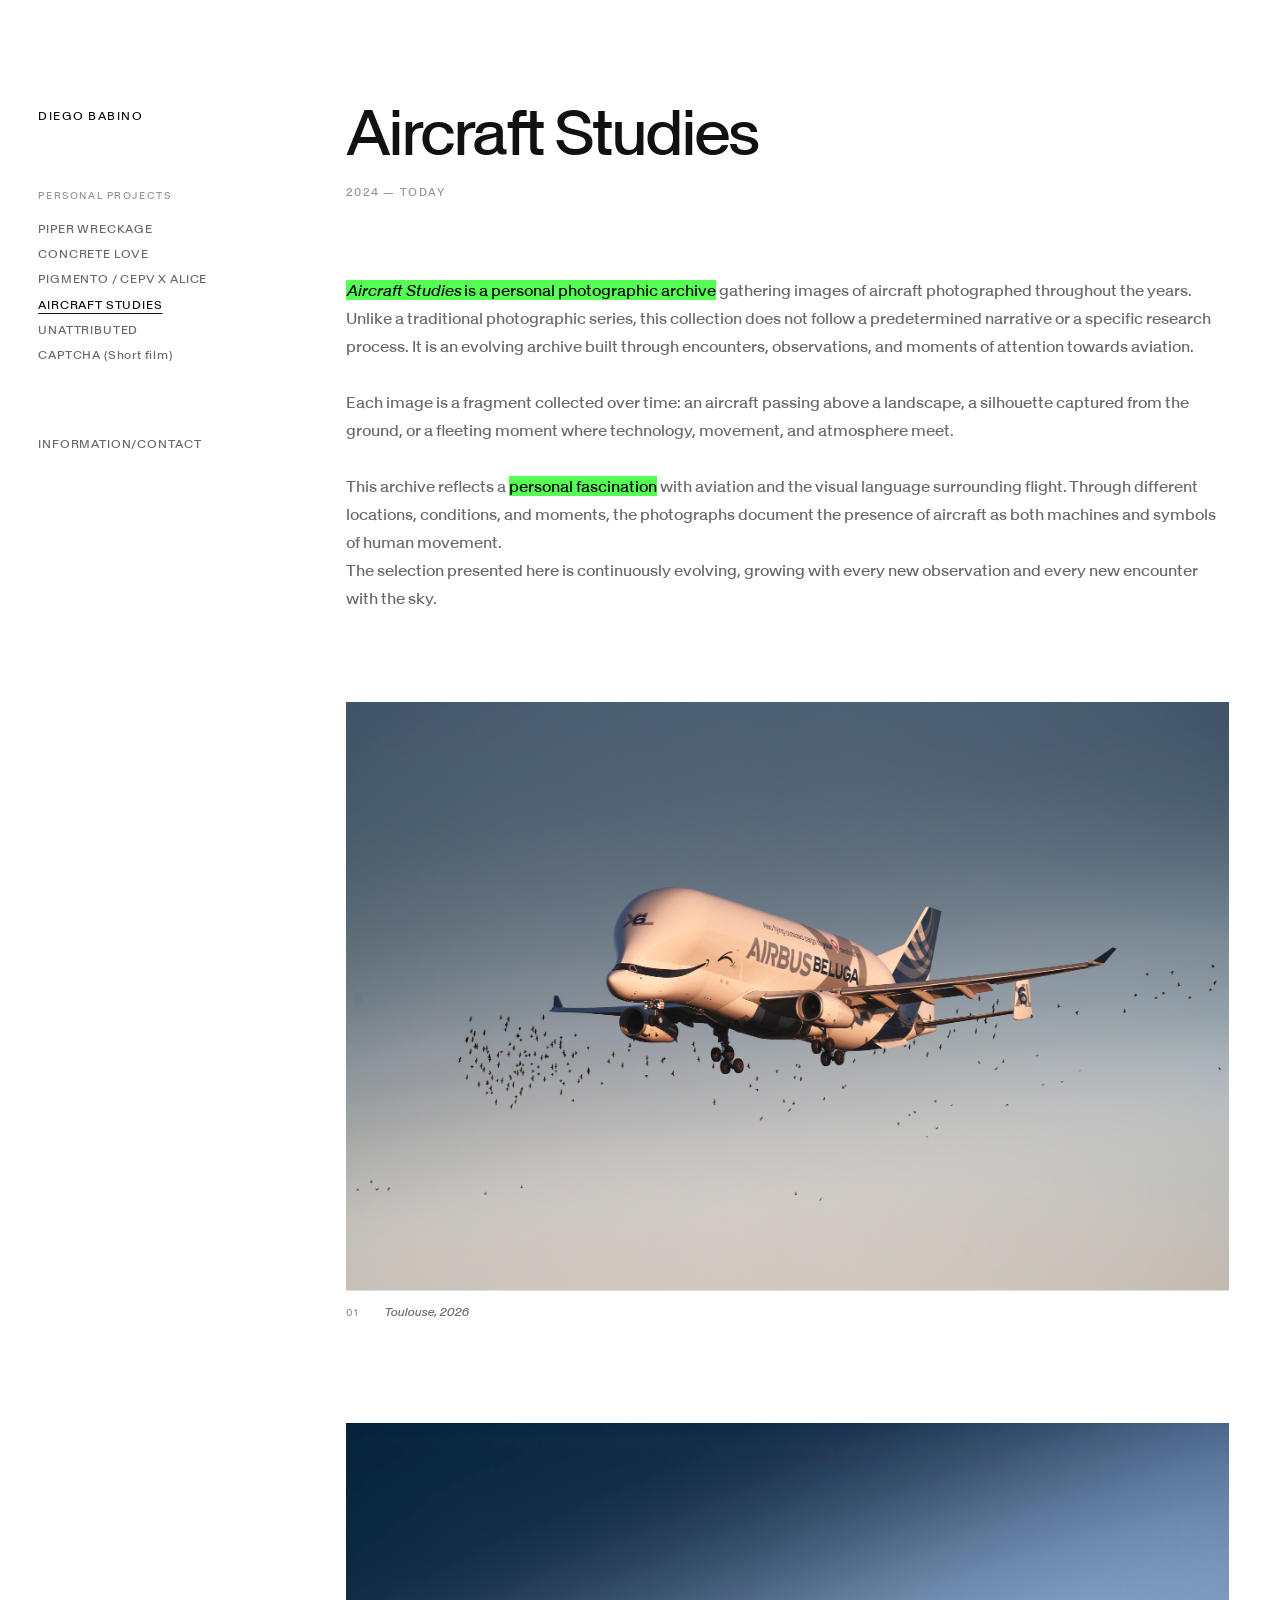
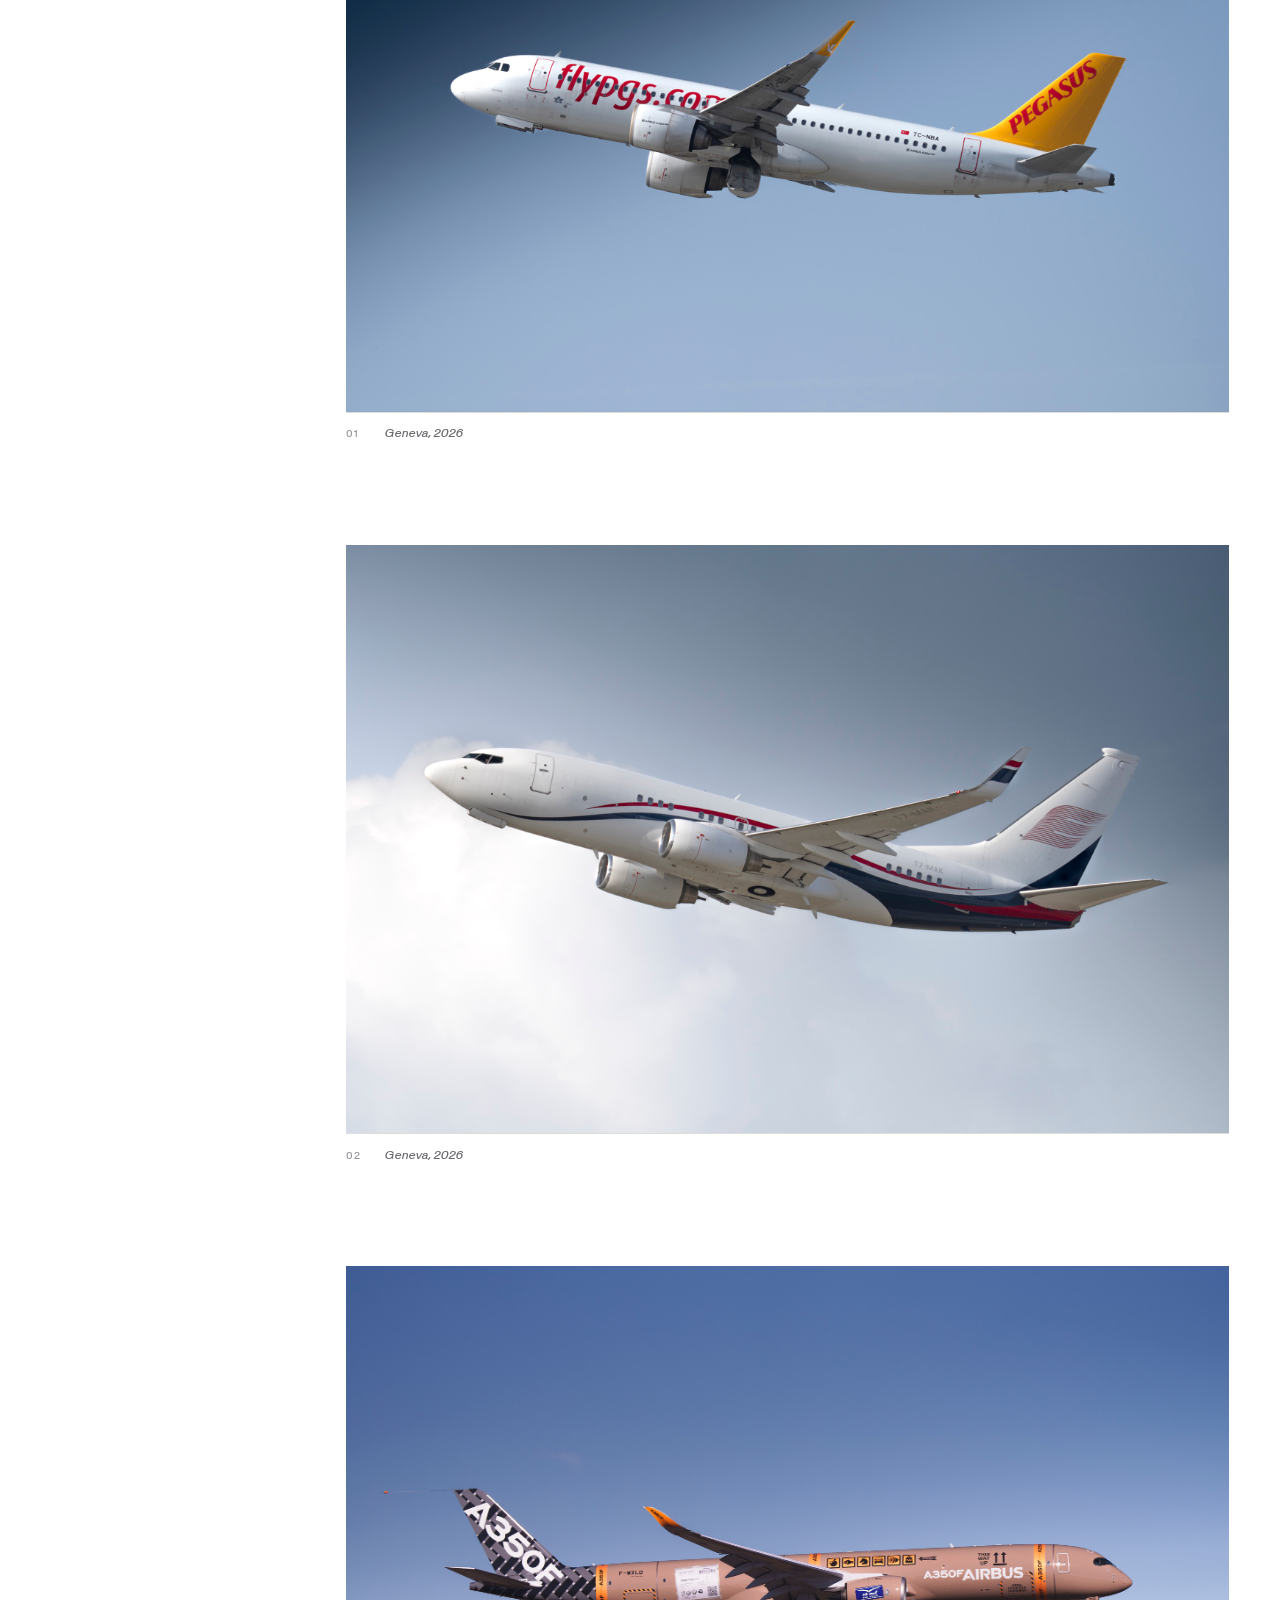
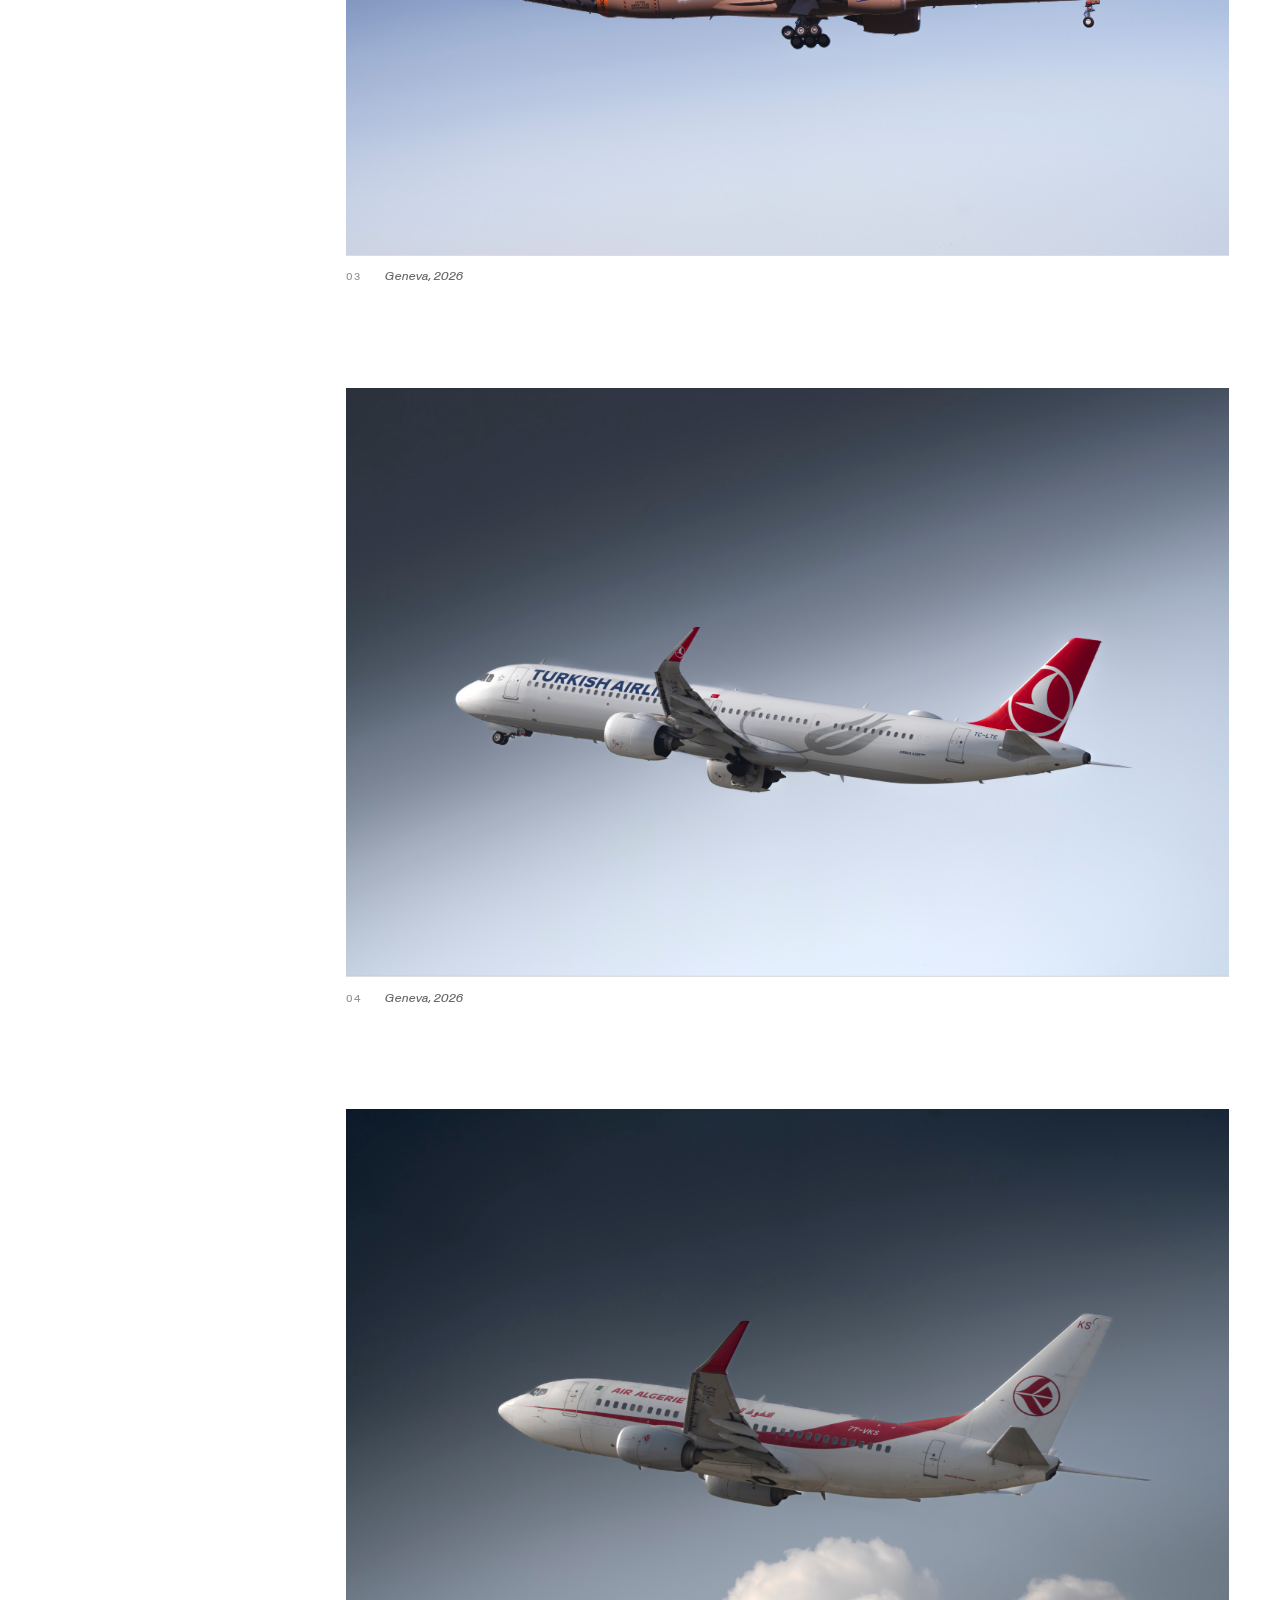
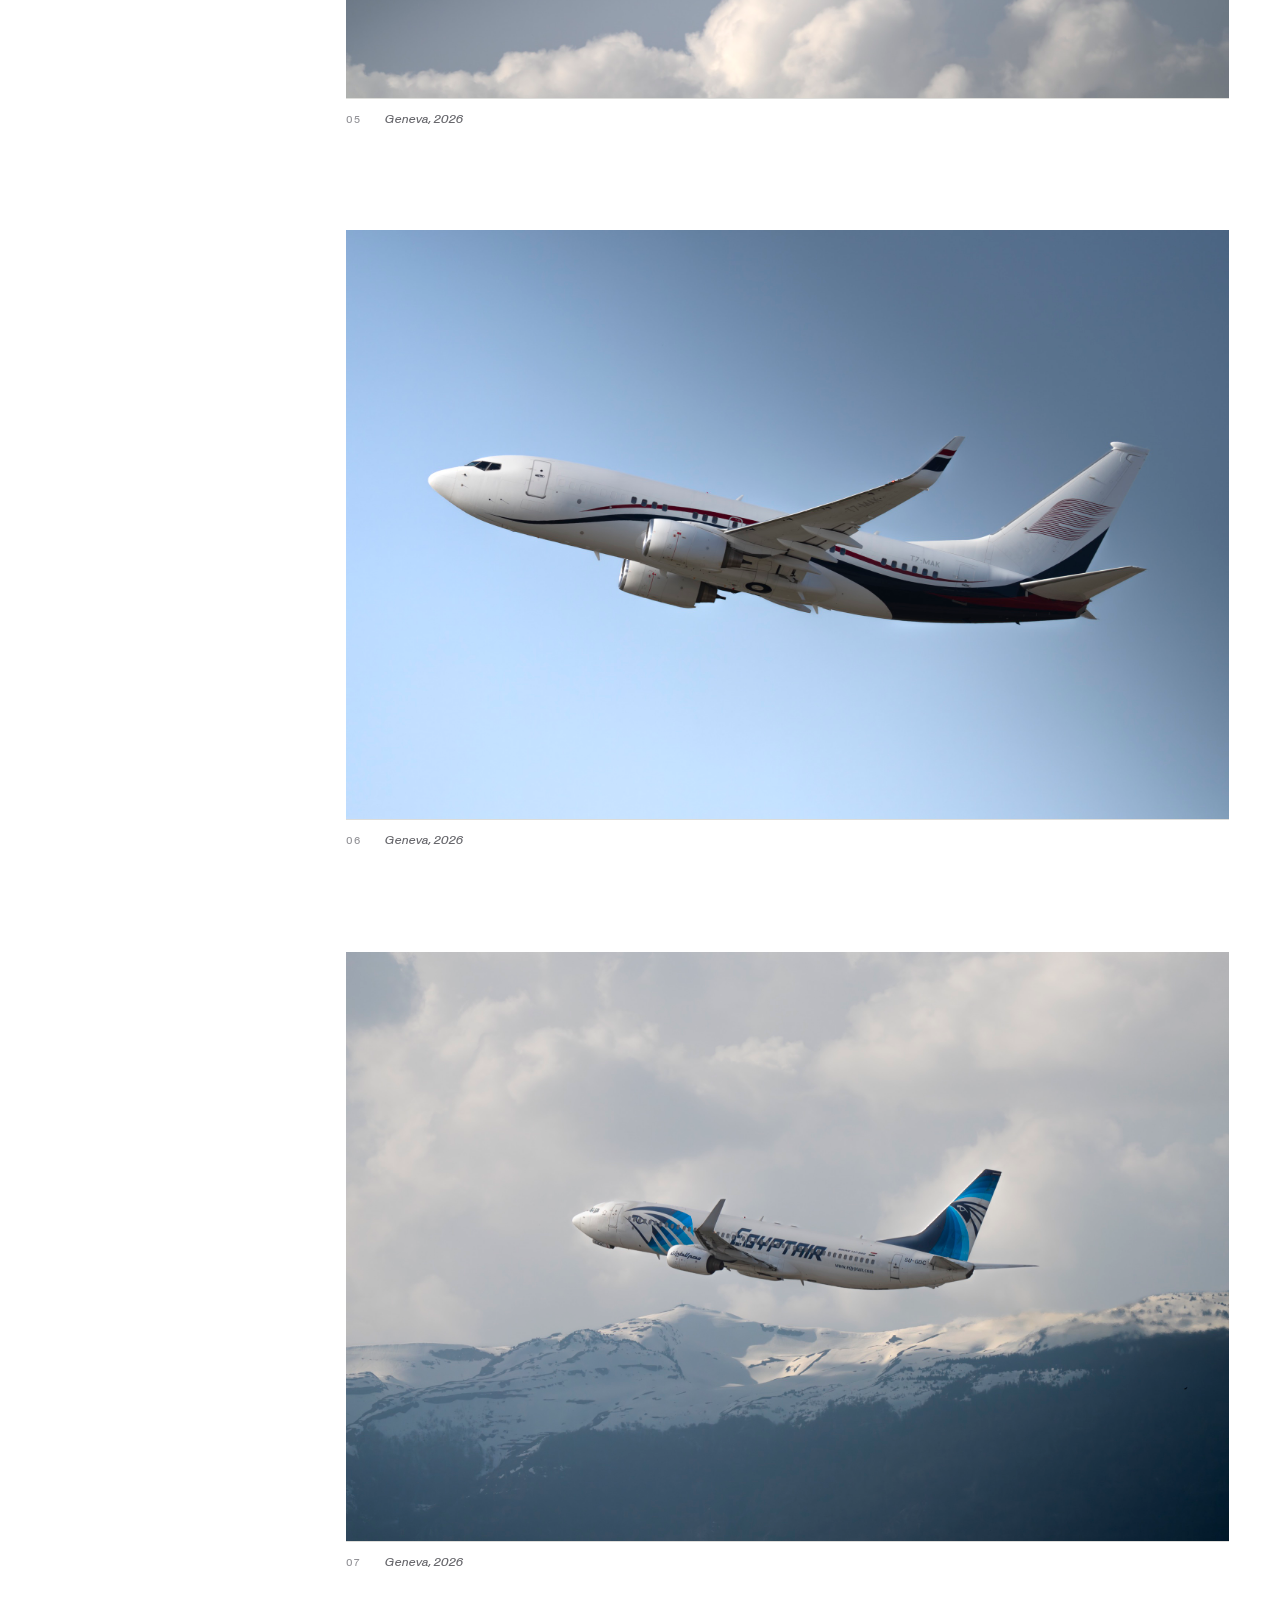
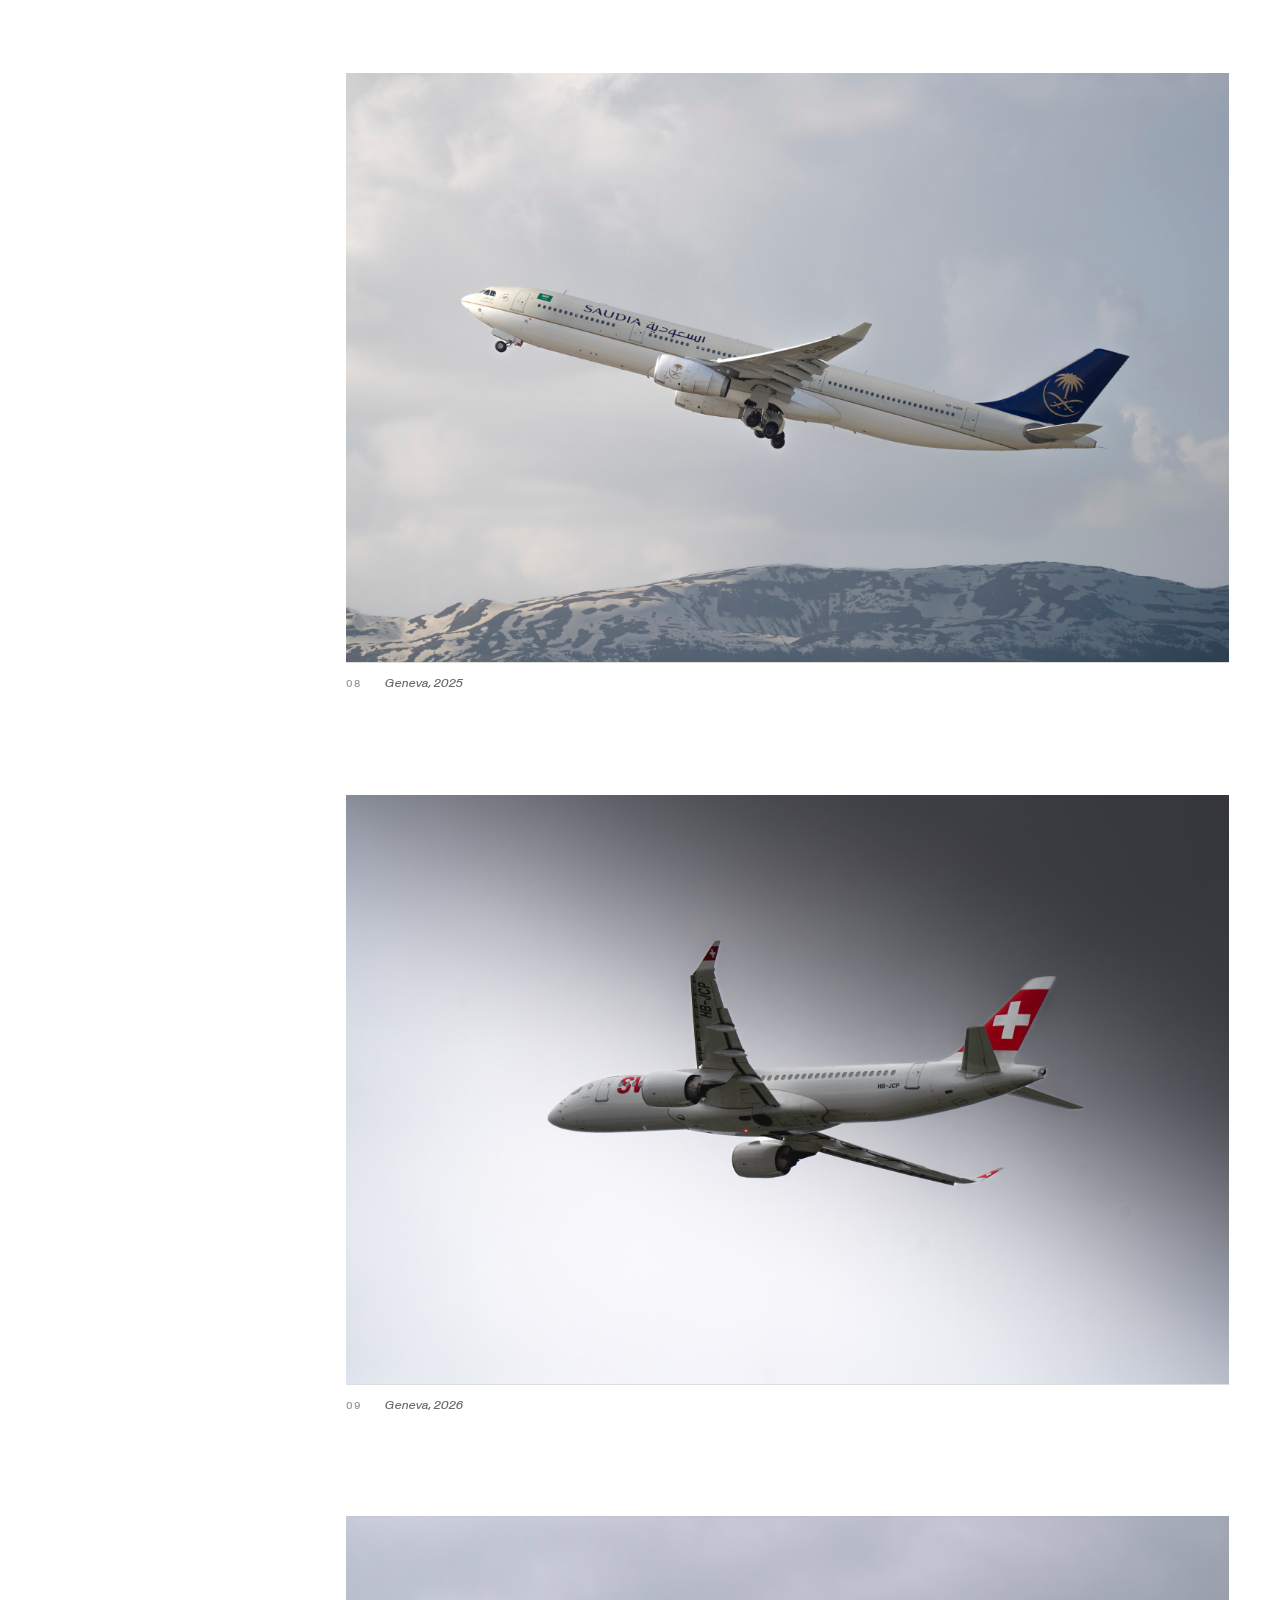
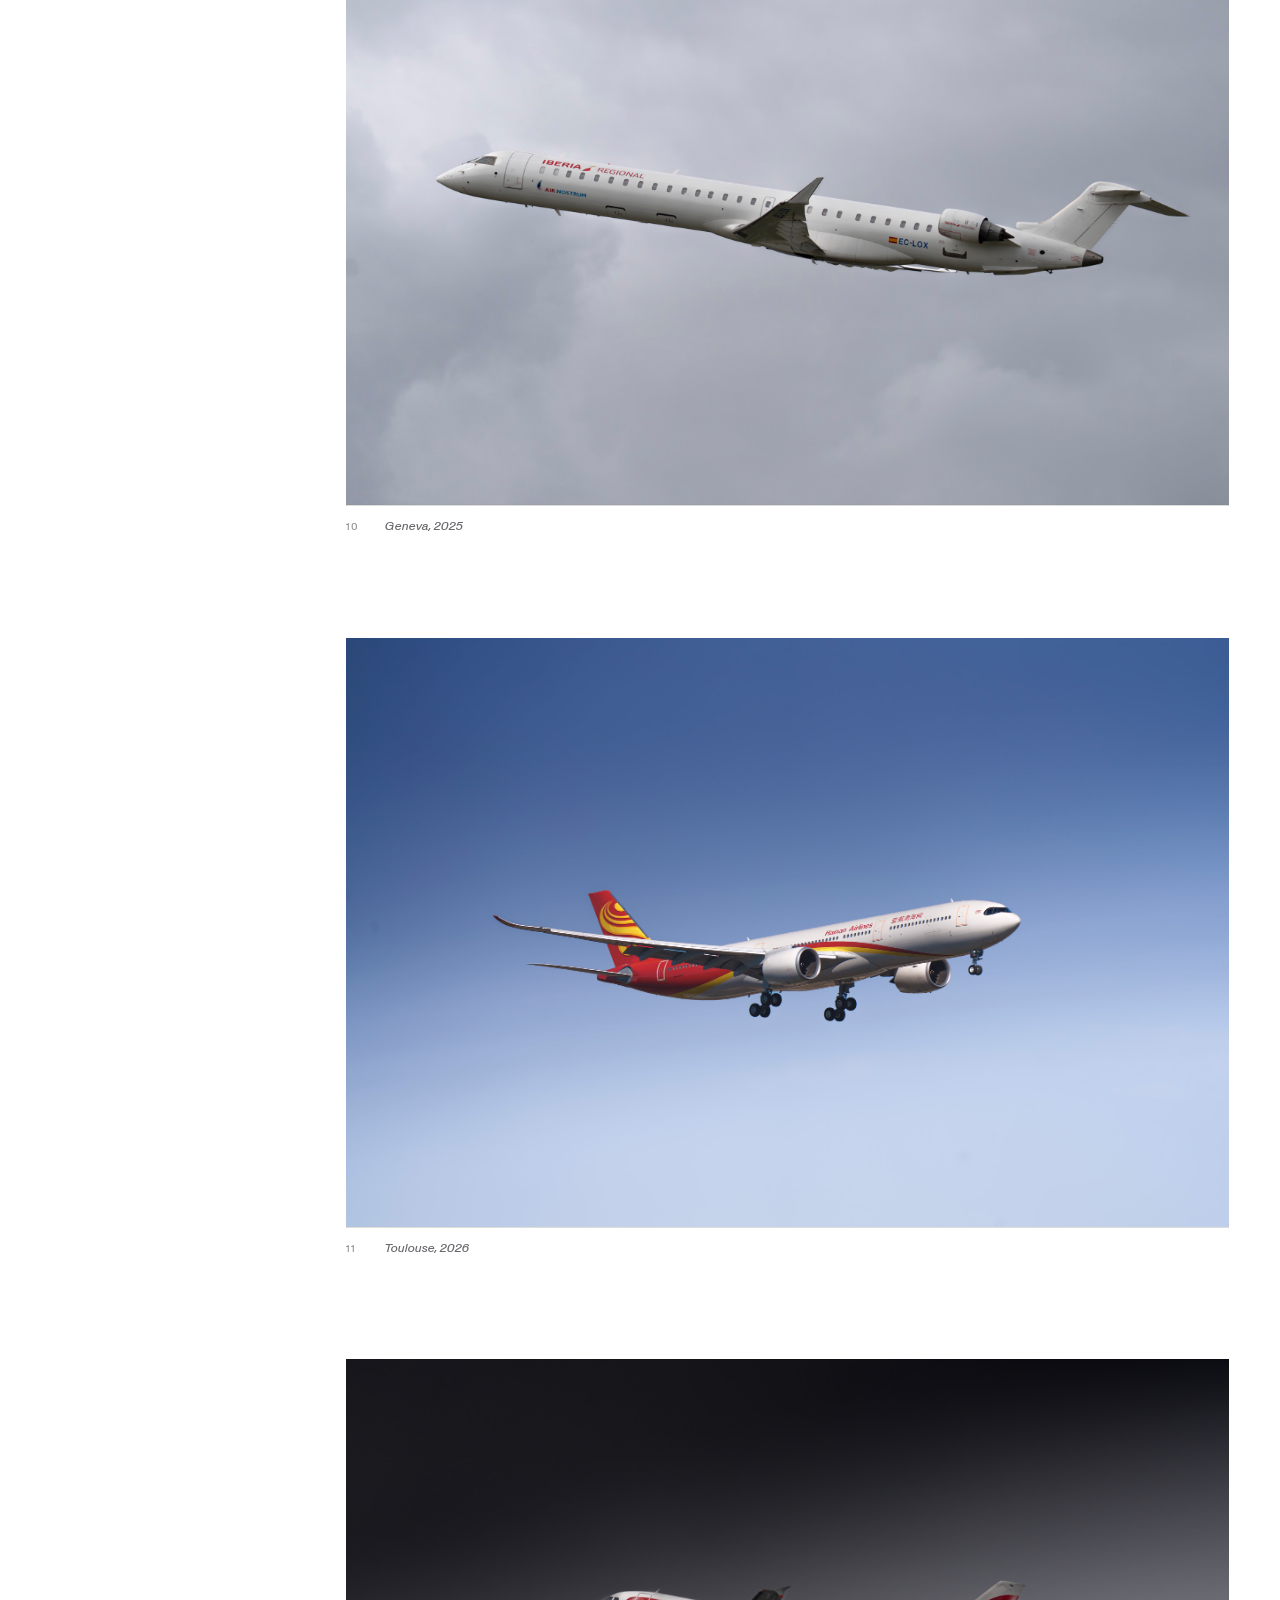
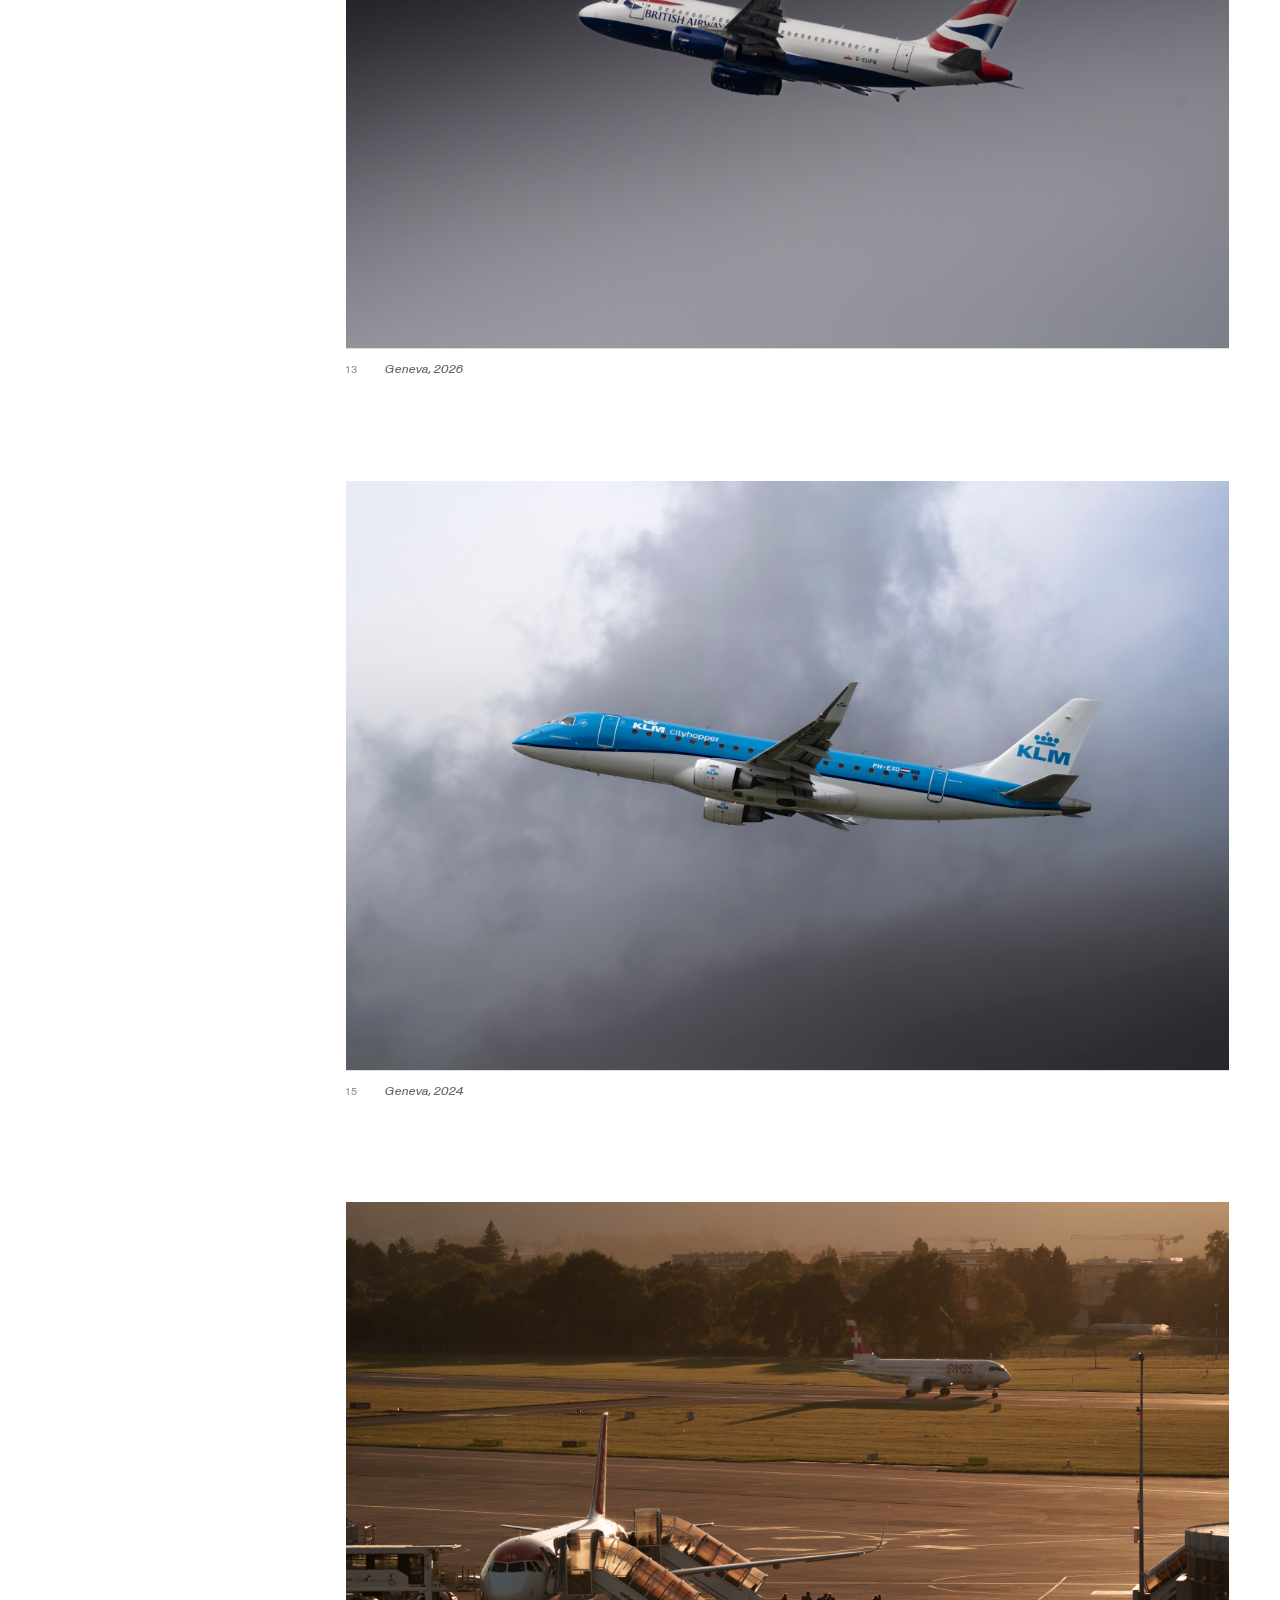
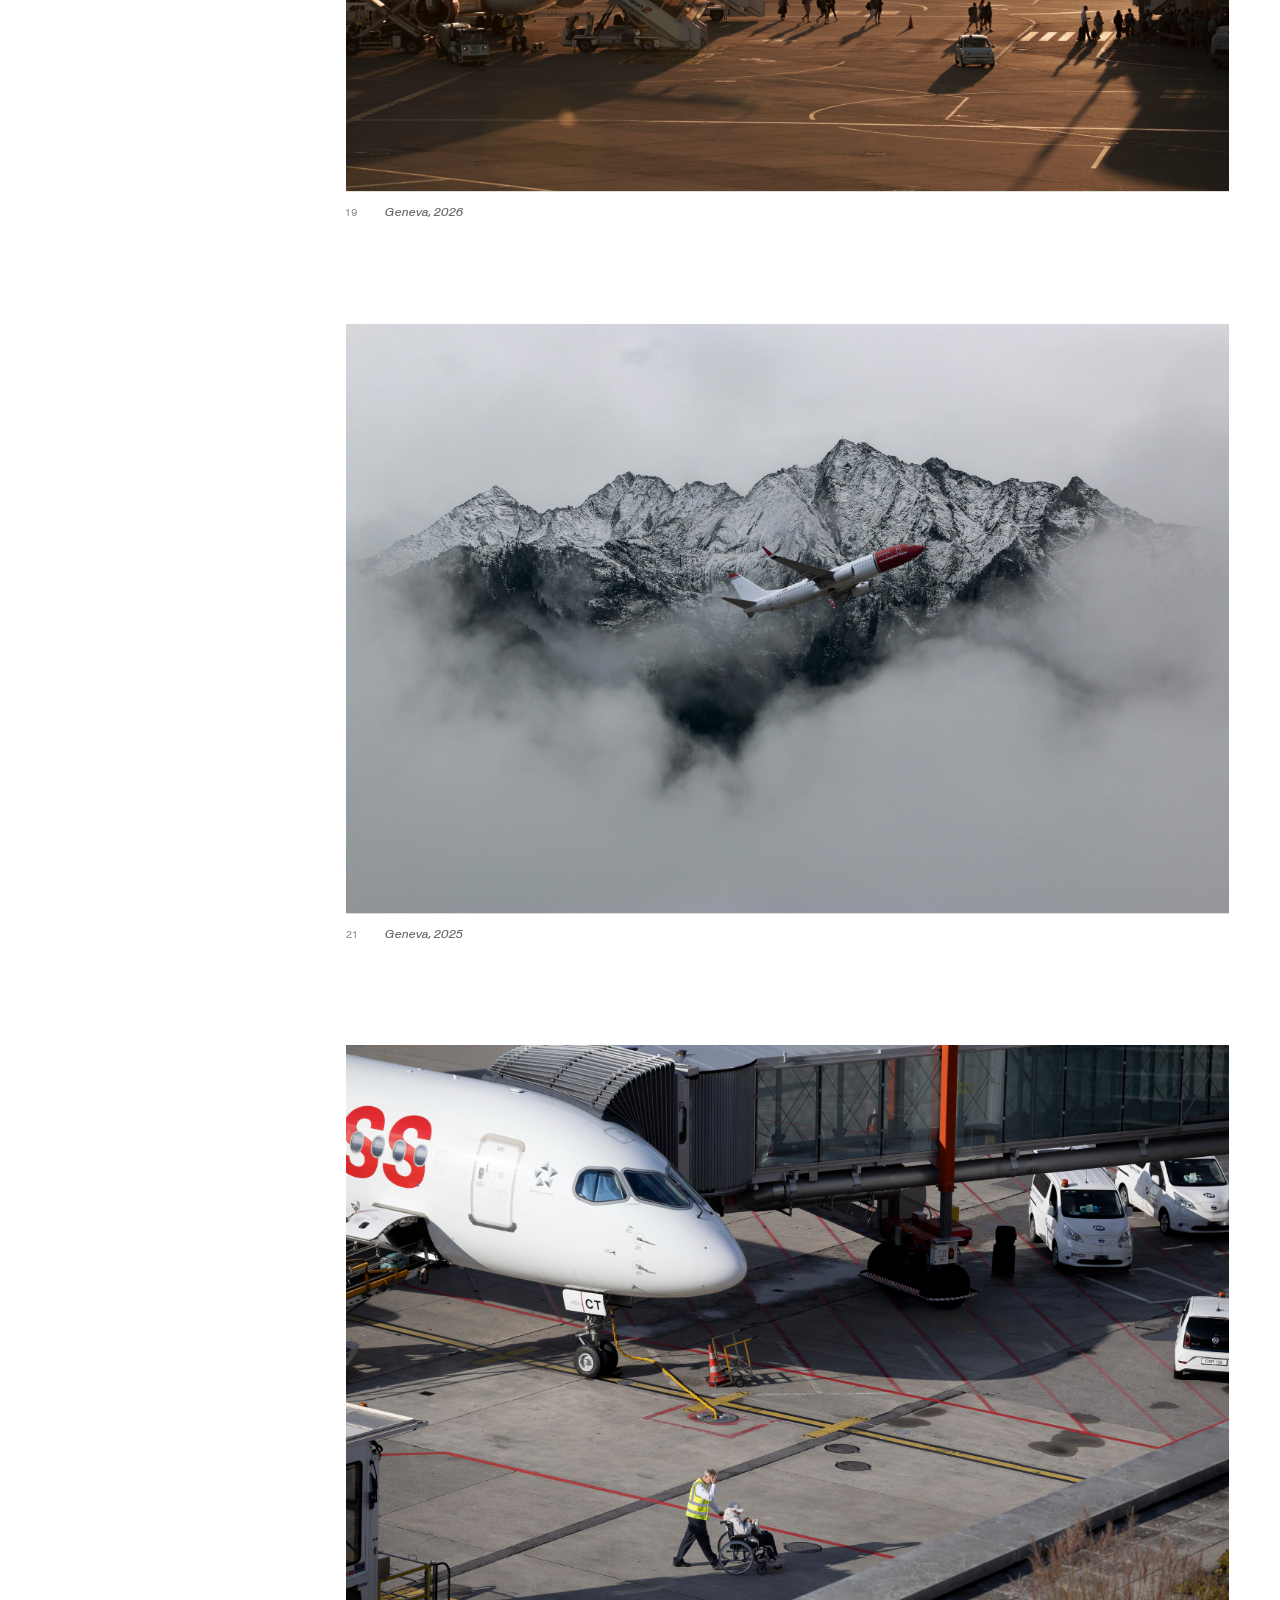
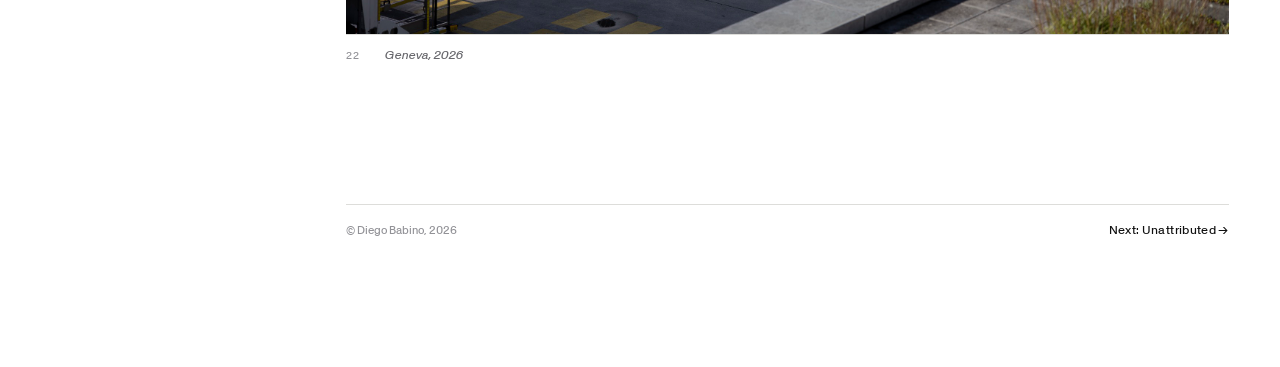
<file: aircraft_studies.html>
<!DOCTYPE html>
<html lang="en">

<head>
    <meta charset="UTF-8" />
    <meta name="viewport" content="width=device-width, initial-scale=1.0" />
    <link rel="icon" href="IMG/favicon.ico" type="image/x-icon">
    <meta name="theme-color" content="#f7f7f4" />
    <meta name="robots" content="index, follow" />
    <link rel="canonical" href="https://ushinaya.com/aircraft_studies.html" />

    <title>Aircraft Studies — Aviation Photography | Diego Babino</title>

    <meta name="description"
        content="Aircraft Studies is Diego Babino's evolving archive of aircraft photographs, exploring aviation as a meeting point between machines, movement, and landscapes." />

    <meta name="keywords"
        content="Aircraft Studies, Diego Babino, aviation photography, aircraft photography, plane spotting, aircraft archive, airplane photography, flight photography, aviation history, Geneva Airport, Geneva aviation, Swiss photographer, visual archive, aircraft observation, aviation culture" />

    <meta name="author" content="Diego Babino" />

    <meta property="og:title" content="Aircraft Studies — Personal aviation archive by Diego Babino" />
    <meta property="og:description"
        content="A personal archive of aircraft photographs collected over time, documenting encounters with aviation through different locations, moments, and perspectives." />
    <meta property="og:type" content="article" />
    <meta property="og:site_name" content="Diego Babino — Photography" />
    <meta property="og:locale" content="en_GB" />
    <meta property="og:url" content="https://ushinaya.com/aircraft_studies.html" />
    <meta property="og:image" content="https://ushinaya.com/IMG/aircraftStudies/8.jpg" />
    <meta property="og:image:alt" content="Aircraft photographed over Geneva" />

    <meta name="twitter:card" content="summary_large_image" />
    <meta name="twitter:title" content="Aircraft Studies — Personal aviation archive by Diego Babino" />
    <meta name="twitter:description"
        content="A photographic archive documenting aircraft encounters, plane spotting moments, and the visual presence of aviation over time." />
    <meta name="twitter:image" content="https://ushinaya.com/IMG/aircraftStudies/8.jpg" />
    <meta name="twitter:image:alt" content="Aircraft photographed over Geneva" />
    <link rel="preload" as="image" href="IMG/aircraftStudies/1-web-2400.jpg" />

    <link rel="stylesheet" href="style.css" />

    <script type="application/ld+json">
        {
          "@context": "https://schema.org",
          "@type": "VisualArtwork",
          "@id": "https://ushinaya.com/aircraft_studies.html#work",
          "name": "Aircraft Studies",
          "description": "A personal photographic archive documenting aircraft encounters, plane spotting moments, and aviation over time.",
          "creator": {
            "@type": "Person",
            "name": "Diego Babino",
            "url": "https://ushinaya.com/info.html"
          },
          "url": "https://ushinaya.com/aircraft_studies.html",
          "image": "https://ushinaya.com/IMG/aircraftStudies/8.jpg",
          "artform": "Photography",
          "inLanguage": "en"
        }
    </script>
</head>

<body data-lightbox="project">

    <!-- LEFT NAV -->
    <button class="menu-toggle" type="button" aria-controls="site-nav" aria-expanded="false" aria-label="Open navigation">☰</button>
    <div id="nav-container"></div>



    <main class="main">

        <header class="project-header">
            <h1 class="project-title">Aircraft Studies</h1>
            <p class="project-year">2024 — Today</p>

            <br>

            <section class="project-intro">
                <p>
                    <span class="highlight"><i>Aircraft Studies</i> is a personal photographic archive</span> gathering
                    images of aircraft photographed throughout the years.

                    <br>

                    Unlike a traditional photographic series, this collection does not
                    follow a predetermined narrative or a specific research process.
                    It is an evolving archive built through encounters, observations,
                    and moments of attention towards aviation.

                    <br><br>

                    Each image is a fragment collected over time: an aircraft passing
                    above a landscape, a silhouette captured from the ground, or a
                    fleeting moment where technology, movement, and atmosphere meet.

                    <br><br>

                    This archive reflects a <span class="highlight">personal fascination</span> with aviation and the
                    visual language surrounding flight. Through different locations,
                    conditions, and moments, the photographs document the presence of
                    aircraft as both machines and symbols of human movement.

                    <br>

                    The selection presented here is continuously evolving, growing with
                    every new observation and every new encounter with the sky.
                </p>
            </section>
        </header>

        <div class="photo-series">

            <figure class="photo-block photo-block--full">
                <img src="IMG/aircraftStudies/00-web-2000.jpg" alt="Airplane photographed in the sky over Toulouse" width="8717" height="5811" loading="eager" fetchpriority="high" decoding="async" />
                <figcaption>
                    <span class="caption-num">01</span>
                    <span class="caption-text">Toulouse, 2026</span>
                </figcaption>
            </figure>

            <figure class="photo-block photo-block--full">
                <img src="IMG/aircraftStudies/1-web-2400.jpg" alt="Airplane photographed in the sky over Geneva" width="8717" height="5811" loading="eager" fetchpriority="high" decoding="async" />
                <figcaption>
                    <span class="caption-num">01</span>
                    <span class="caption-text">Geneva, 2026</span>
                </figcaption>
            </figure>

            <figure class="photo-block photo-block--full">
                <img src="IMG/aircraftStudies/2-web-2400.jpg" alt="Airplane photographed in the sky over Geneva" width="7996" height="5331" loading="lazy" decoding="async" />
                <figcaption>
                    <span class="caption-num">02</span>
                    <span class="caption-text">Geneva, 2026</span>
                </figcaption>
            </figure>

            <figure class="photo-block photo-block--full">
                <img src="IMG/aircraftStudies/3.jpg" alt="Airplane photographed in the sky over Geneva" width="9070" height="6047" loading="lazy" decoding="async" />
                <figcaption>
                    <span class="caption-num">03</span>
                    <span class="caption-text">Geneva, 2026</span>
                </figcaption>
            </figure>

            <!-- A CHANGER -->
            <figure class="photo-block photo-block--full">
                <img src="IMG/aircraftStudies/5-web-2400.jpg" alt="Airplane photographed in the sky over Geneva" width="8984" height="5989" loading="lazy" decoding="async" />
                <figcaption>
                    <span class="caption-num">04</span>
                    <span class="caption-text">Geneva, 2026</span>
                </figcaption>
            </figure>

            <figure class="photo-block photo-block--full">
                <img src="IMG/aircraftStudies/6-web-2400.jpg" alt="Airplane photographed in the sky over Geneva" width="9504" height="6336" loading="lazy" decoding="async" />
                <figcaption>
                    <span class="caption-num">05</span>
                    <span class="caption-text">Geneva, 2026</span>
                </figcaption>
            </figure>

            <figure class="photo-block photo-block--full">
                <img src="IMG/aircraftStudies/7-web-2400.jpg" alt="Airplane photographed in the sky over Geneva" width="7941" height="5294" loading="lazy" decoding="async" />
                <figcaption>
                    <span class="caption-num">06</span>
                    <span class="caption-text">Geneva, 2026</span>
                </figcaption>
            </figure>

            <figure class="photo-block photo-block--full">
                <img src="IMG/aircraftStudies/8-web-2400.jpg" alt="Airplane photographed in the sky over Geneva" width="7240" height="4827" loading="lazy" decoding="async" />
                <figcaption>
                    <span class="caption-num">07</span>
                    <span class="caption-text">Geneva, 2026</span>
                </figcaption>
            </figure>

            <figure class="photo-block photo-block--full">
                <img src="IMG/aircraftStudies/9-web-2400.jpg" alt="Airplane photographed in the sky over Geneva" width="9504" height="6336" loading="lazy" decoding="async" />
                <figcaption>
                    <span class="caption-num">08</span>
                    <span class="caption-text">Geneva, 2025</span>
                </figcaption>
            </figure>

            <figure class="photo-block photo-block--full">
                <img src="IMG/aircraftStudies/10-web-2400.jpg" alt="Airplane photographed in the sky over Geneva" width="9210" height="6140" loading="lazy" decoding="async" />
                <figcaption>
                    <span class="caption-num">09</span>
                    <span class="caption-text">Geneva, 2026</span>
                </figcaption>
            </figure>

            <figure class="photo-block photo-block--full">
                <img src="IMG/aircraftStudies/11-web-2400.jpg" alt="Airplane photographed in the sky over Geneva" width="7007" height="4671" loading="lazy" decoding="async" />
                <figcaption>
                    <span class="caption-num">10</span>
                    <span class="caption-text">Geneva, 2025</span>
                </figcaption>
            </figure>

            <figure class="photo-block photo-block--full">
                <img src="IMG/aircraftStudies/12-web-2000.jpg" alt="Airplane photographed in the sky over Toulouse" width="8178" height="5452" loading="lazy" decoding="async" />
                <figcaption>
                    <span class="caption-num">11</span>
                    <span class="caption-text">Toulouse, 2026</span>
                </figcaption>
            </figure>

            <figure class="photo-block photo-block--full">
                <img src="IMG/aircraftStudies/15-web-2400.jpg" alt="Airplane photographed in the sky over Geneva" width="6787" height="4525" loading="lazy" decoding="async" />
                <figcaption>
                    <span class="caption-num">13</span>
                    <span class="caption-text">Geneva, 2026</span>
                </figcaption>
            </figure>

            <figure class="photo-block photo-block--full">
                <img src="IMG/aircraftStudies/17-web-2400.jpg" alt="Airplane photographed in the sky over Geneva" width="9504" height="6336" loading="lazy" decoding="async" />
                <figcaption>
                    <span class="caption-num">15</span>
                    <span class="caption-text">Geneva, 2024</span>
                </figcaption>
            </figure>

            <figure class="photo-block photo-block--full">
                <img src="IMG/aircraftStudies/22-web-2400.jpg" alt="Airplane photographed in the sky over Geneva" width="9504" height="6336" loading="lazy" decoding="async" />
                <figcaption>
                    <span class="caption-num">19</span>
                    <span class="caption-text">Geneva, 2026</span>
                </figcaption>
            </figure>

            <figure class="photo-block photo-block--full">
                <img src="IMG/aircraftStudies/24-web-2400.jpg" data-full="IMG/aircraftStudies/24.png" alt="Airplane photographed in the sky over Geneva" width="5472" height="3648" loading="lazy" decoding="async" />
                <figcaption>
                    <span class="caption-num">21</span>
                    <span class="caption-text">Geneva, 2025</span>
                </figcaption>
            </figure>

            <figure class="photo-block photo-block--full">
                <img src="IMG/aircraftStudies/25-web-2400.jpg" alt="Airplane photographed in the sky over Geneva" width="6000" height="4000" loading="lazy" decoding="async" />
                <figcaption>
                    <span class="caption-num">22</span>
                    <span class="caption-text">Geneva, 2026</span>
                </figcaption>
            </figure>

            </figure>
        </div> 


    <footer class="project-footer">
      <span>© Diego Babino, 2026</span>
      <a href="unattributed.html" class="next-project">Next: Unattributed →</a>
    </footer>

    </main>

</body>
<script src="main.js" defer></script>

</html>
</file>
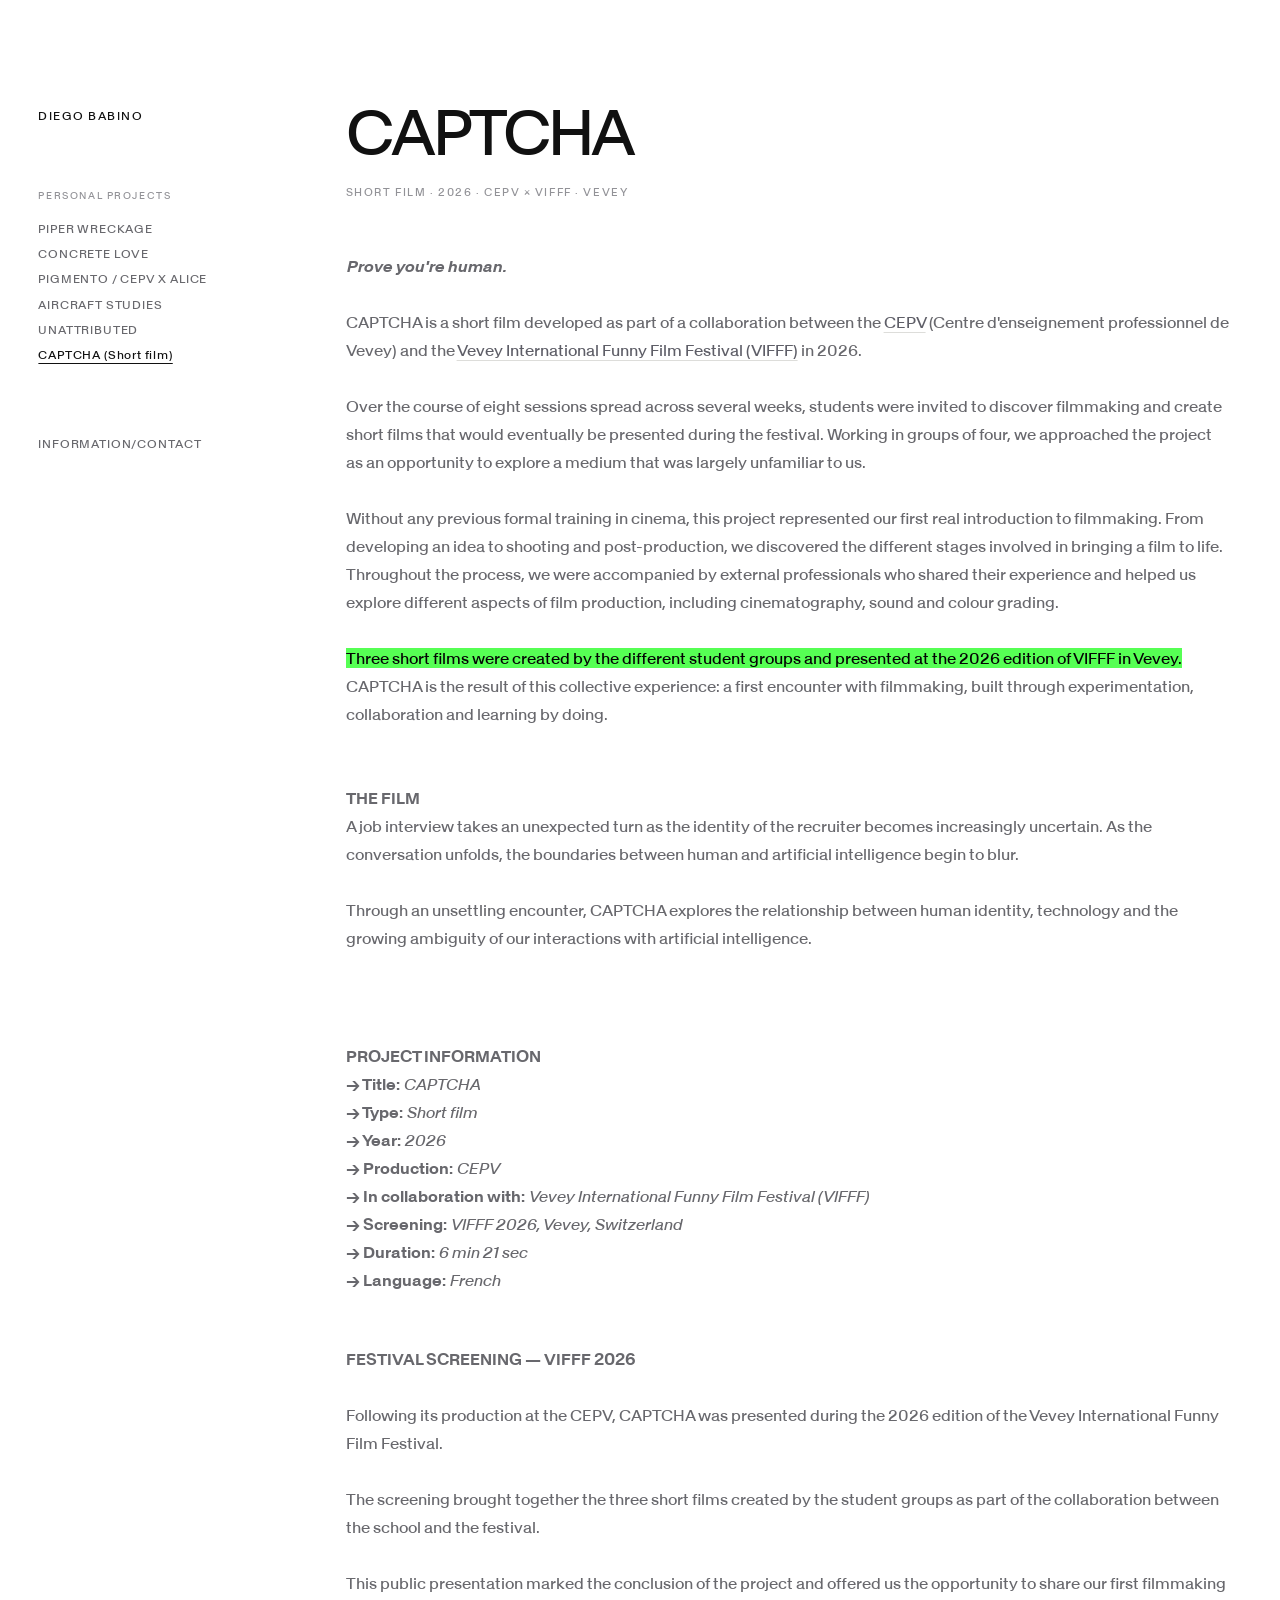
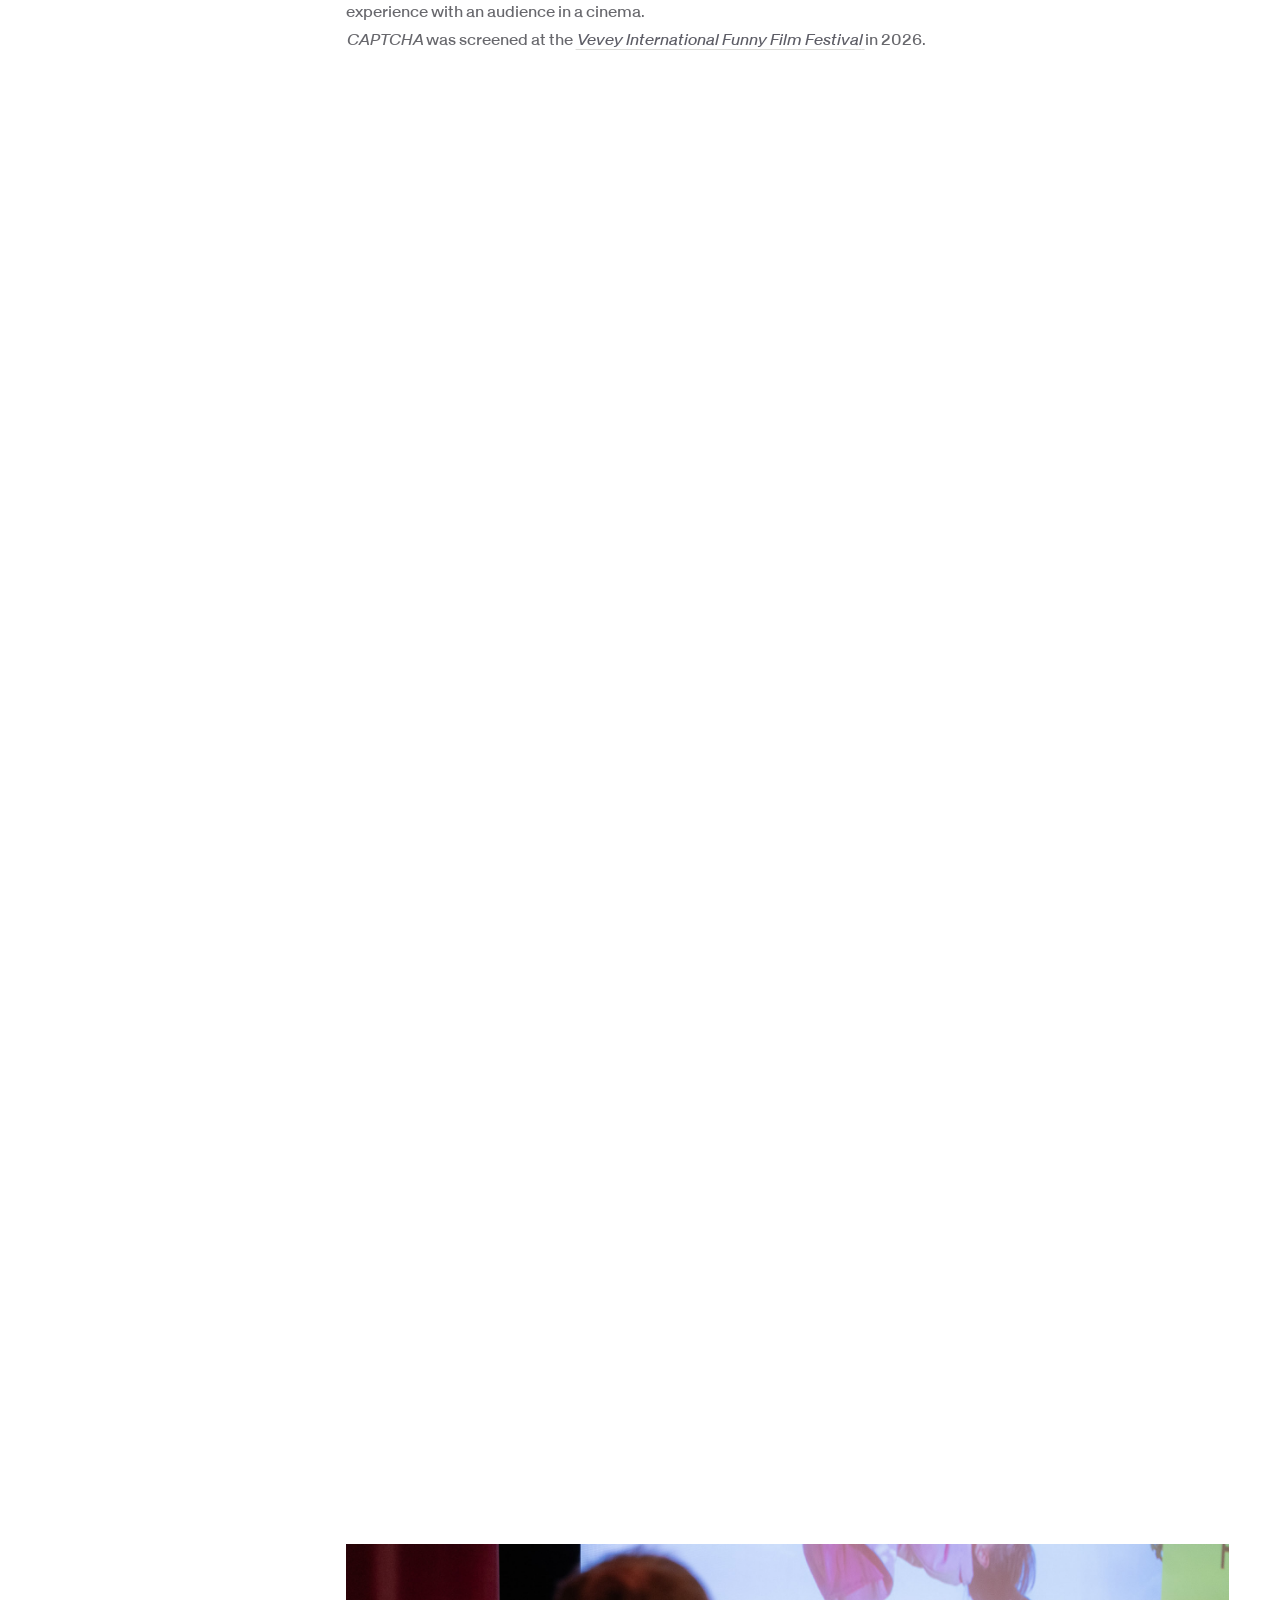
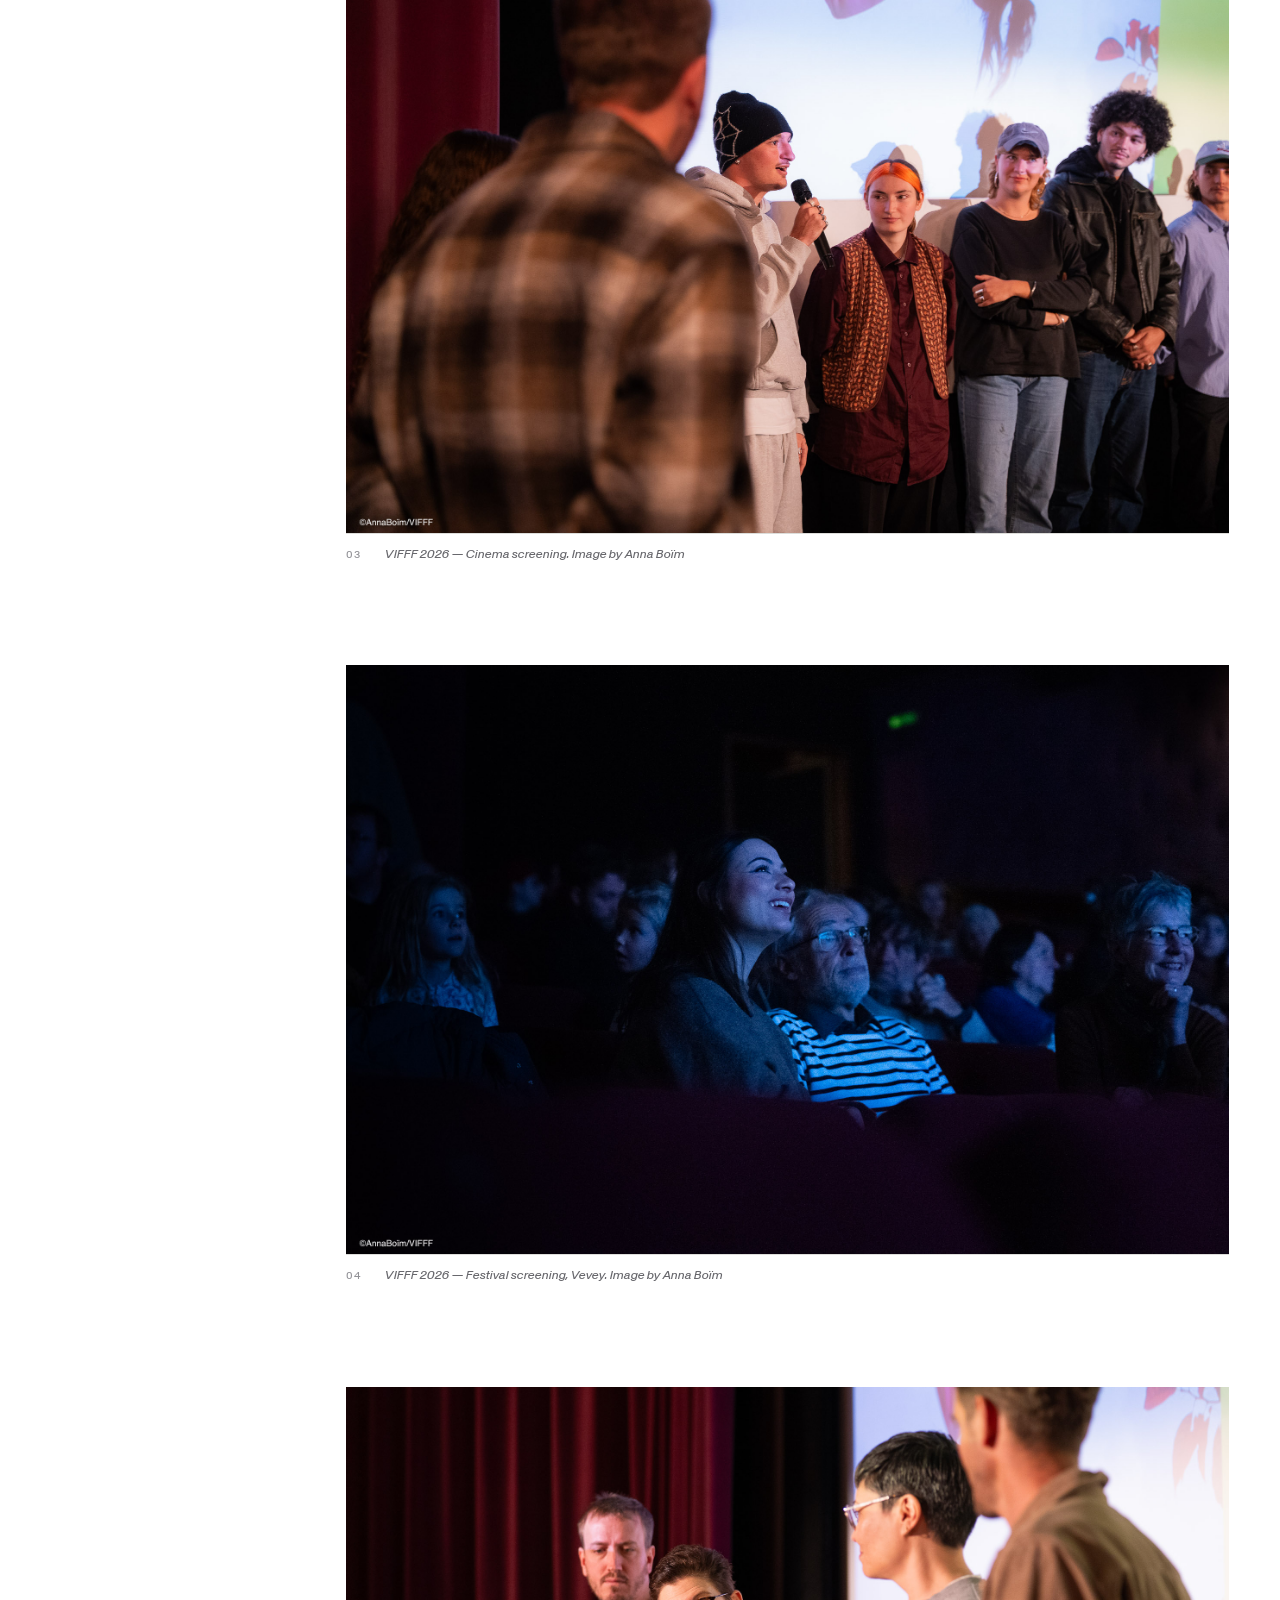
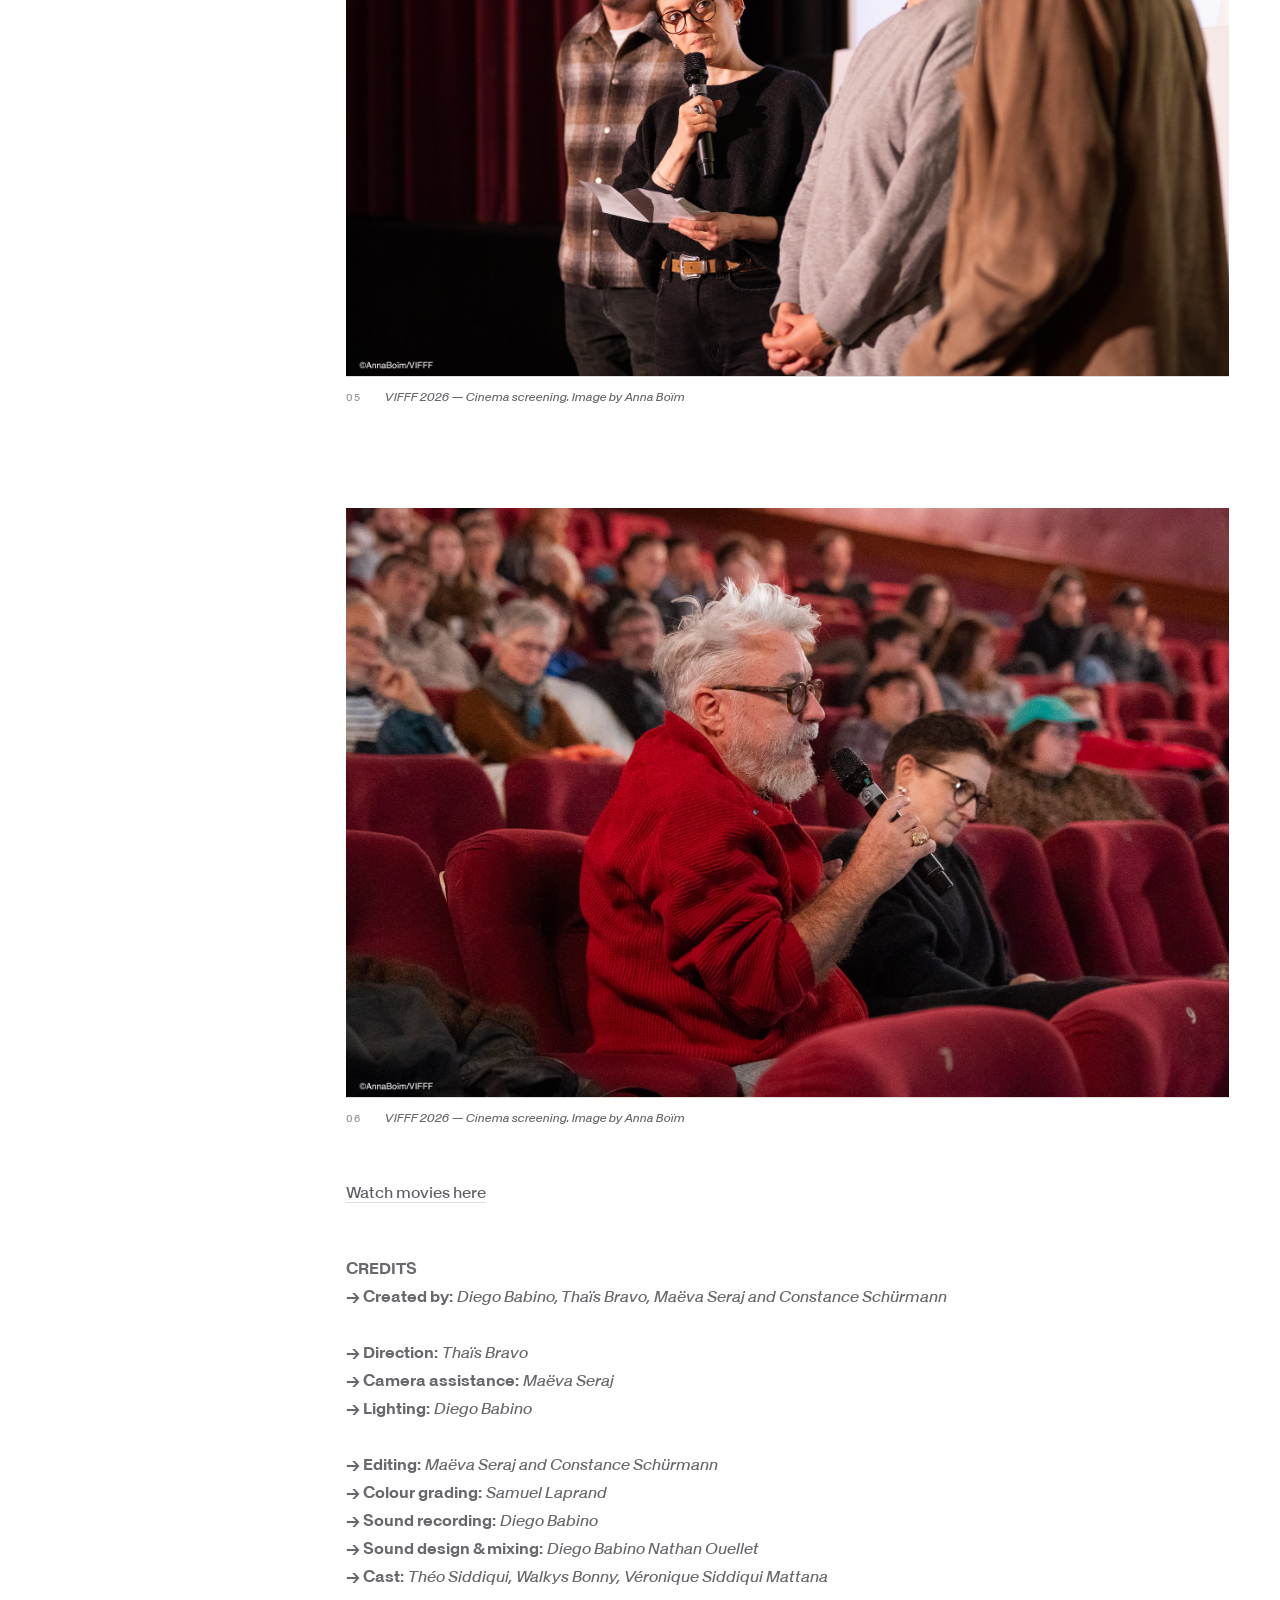
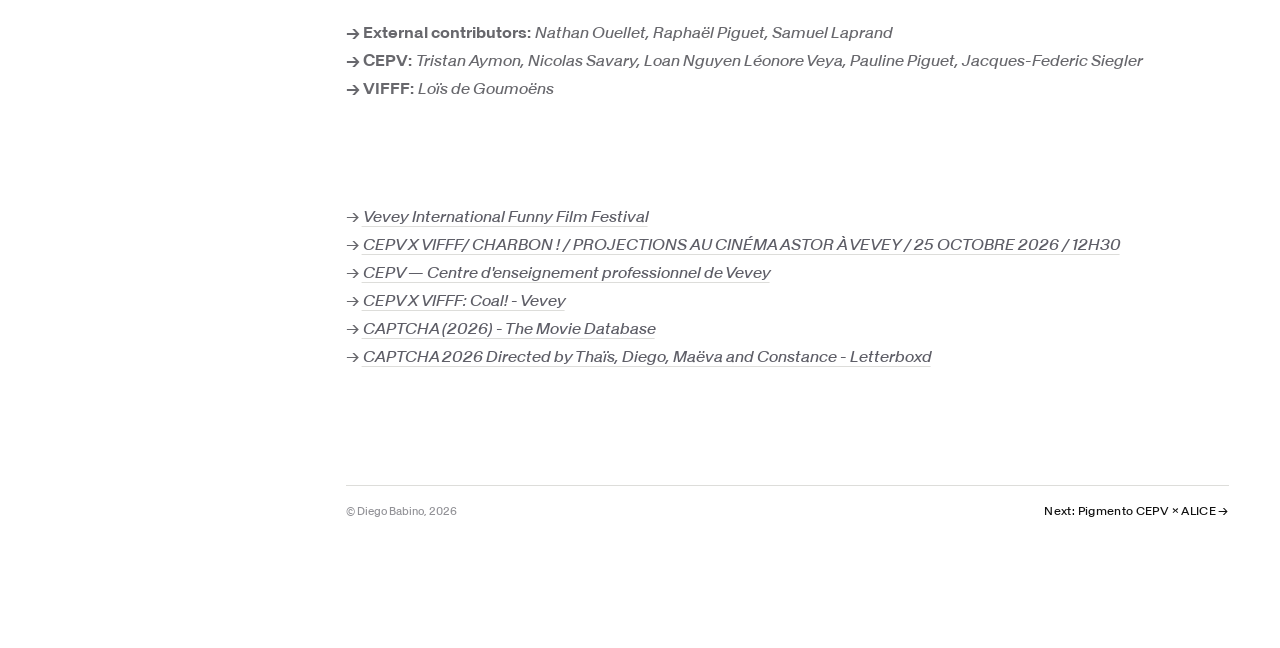
<file: captcha_VIFFF.html>
<!DOCTYPE html>
<html lang="en">

<head>
    <meta charset="UTF-8" />
    <meta name="viewport" content="width=device-width, initial-scale=1.0" />
    <link rel="icon" href="IMG/favicon.ico" type="image/x-icon">
    <meta name="theme-color" content="#f7f7f4" />
    <meta name="robots" content="index, follow" />
    <link rel="canonical" href="https://ushinaya.com/captcha_VIFFF.html" />

    <title>CAPTCHA — Short Film by Diego Babino, Thaïs Bravo, Maëva Seraj and Constance Schürmann</title>

    <meta name="description"
        content="CAPTCHA is a short film created by Diego Babino, Thaïs Bravo, Maëva Seraj and Constance Schürmann as part of a collaboration between CEPV and VIFFF, Vevey International Funny Film Festival 2026." />

    <meta name="keywords"
        content="CAPTCHA, Diego Babino, Thaïs Bravo, Maëva Seraj, Constance Schürmann, short film, CEPV, VIFFF, Vevey International Funny Film Festival, cinema, filmmaking, artificial intelligence, Switzerland" />

    <meta name="author" content="Diego Babino" />

    <meta property="og:title"
        content="CAPTCHA — Short Film by Diego Babino, Thaïs Bravo, Maëva Seraj and Constance Schürmann" />
    <meta property="og:description"
        content="A short film developed through a collaboration between CEPV and the Vevey International Funny Film Festival, 2026." />
    <meta property="og:type" content="video.movie" />
    <meta property="og:site_name" content="Diego Babino — Photography" />
    <meta property="og:locale" content="en_GB" />
    <meta property="og:url" content="https://ushinaya.com/captcha_VIFFF.html" />

    <!-- REPLACE WITH CAPTCHA POSTER -->
    <meta property="og:image" content="IMG/vifff/05.jpg" />
    <meta property="og:image:alt" content="CAPTCHA — Short Film, 2026" />

    <meta name="twitter:card" content="summary_large_image" />
    <meta name="twitter:title" content="CAPTCHA — Short Film by Diego Babino and collaborators" />
    <meta name="twitter:description"
        content="A short film developed through a collaboration between CEPV and VIFFF, Vevey International Funny Film Festival." />
    <meta name="twitter:image" content="IMG/vifff/05.jpg" />
    <meta name="twitter:image:alt" content="CAPTCHA — Short Film, 2026" />

    <link rel="preload" as="image" href="IMG/vifff/05.jpg" />

    <link rel="stylesheet" href="style.css" />

    <script type="application/ld+json">
    {
        "@context": "https://schema.org",
        "@type": "VideoObject",
        "@id": "https://ushinaya.com/captcha_VIFFF.html#film",
        "name": "CAPTCHA",
        "description": "A short film created by Diego Babino, Thaïs Bravo, Maëva Seraj and Constance Schürmann through a collaboration between CEPV and the Vevey International Funny Film Festival.",
        "creator": [
            {"@type": "Person", "name": "Diego Babino"},
            {"@type": "Person", "name": "Thaïs Bravo"},
            {"@type": "Person", "name": "Maëva Seraj"},
            {"@type": "Person", "name": "Constance Schürmann"}
        ],
        "url": "https://ushinaya.com/captcha_VIFFF.html",
        "thumbnailUrl": "https://ushinaya.com/IMG/CAPTCHA/captcha-poster.jpg",
        "embedUrl": "https://player.vimeo.com/video/1241428737",
        "inLanguage": "en"
    }
    </script>
</head>

<body data-lightbox="project">

    <!-- LEFT NAV -->
    <button class="menu-toggle" type="button" aria-controls="site-nav" aria-expanded="false"
        aria-label="Open navigation">☰</button>
    <div id="nav-container"></div>

    <main class="main">

        <!-- PROJECT HEADER -->

        <header class="project-header">
            <h1 class="project-title">CAPTCHA</h1>
            <p class="project-year">SHORT FILM · 2026 · CEPV × VIFFF · VEVEY</p>

            <section class="project-intro">

                <p>
                    <b><i>Prove you're human.</i></b>
                    <br><br>

                    CAPTCHA is a short film developed as part of a collaboration
                    between the <a class="text-link" href="https://www.cepv.ch/" target="_blank"
                        rel="noopener noreferrer">CEPV</a>
                    (Centre d'enseignement professionnel de Vevey) and the
                    <a class="text-link" href="https://www.vifff.ch/" target="_blank" rel="noopener noreferrer">Vevey
                        International
                        Funny Film Festival (VIFFF)</a> in 2026.
                    <br><br>

                    Over the course of eight sessions spread across several weeks,
                    students were invited to discover filmmaking and create short
                    films that would eventually be presented during the festival.
                    Working in groups of four, we approached the project as an
                    opportunity to explore a medium that was largely unfamiliar
                    to us.
                    <br><br>

                    Without any previous formal training in cinema, this project
                    represented our first real introduction to filmmaking.
                    From developing an idea to shooting and post-production,
                    we discovered the different stages involved in bringing
                    a film to life. Throughout the process, we were accompanied by external
                    professionals who shared their experience and helped us
                    explore different aspects of film production, including
                    cinematography, sound and colour grading.
                    <br><br>

                    <span class="highlight">Three short films were created by the different student
                        groups and presented at the 2026 edition of VIFFF in Vevey.</span>
                    CAPTCHA is the result of this collective experience:
                    a first encounter with filmmaking, built through
                    experimentation, collaboration and learning by doing.
                </p>
                <p>
                    <br><br>
                    <b>THE FILM</b>
                    <br>

                    A job interview takes an unexpected turn as the identity
                    of the recruiter becomes increasingly uncertain. As the
                    conversation unfolds, the boundaries between human and
                    artificial intelligence begin to blur.
                    <br><br>

                    Through an unsettling encounter, CAPTCHA explores the
                    relationship between human identity, technology and the
                    growing ambiguity of our interactions with artificial
                    intelligence.
                </p>
            </section>
        </header>
      
        <!-- PROJECT INFORMATION -->
        <section class="project-intro">

            <p>
                <b>PROJECT INFORMATION</b>
                <br>

                <b>→ Title:</b> <i>CAPTCHA</i>
                <br>
                <b>→ Type:</b> <i>Short film</i>
                <br>
                <b>→ Year:</b> <i>2026</i>
                <br>
                <b>→ Production:</b> <i>CEPV</i>
                <br>
                <b>→ In collaboration with:</b>
                <i>Vevey International Funny Film Festival (VIFFF)</i>
                <br>
                <b>→ Screening:</b>
                <i>VIFFF 2026, Vevey, Switzerland</i>
                <br>
                <b>→ Duration:</b> <i>6 min 21 sec</i>
                <br>
                <b>→ Language:</b> <i>French</i>
            </p>

        </section>
        <!-- FESTIVAL SCREENING -->

        <section class="project-intro">

            <p>
                <b>FESTIVAL SCREENING — VIFFF 2026</b>
                <br><br>

                Following its production at the CEPV, CAPTCHA was presented
                during the 2026 edition of the Vevey International Funny Film
                Festival.
                <br><br>

                The screening brought together the three short films created
                by the student groups as part of the collaboration between
                the school and the festival.
                <br><br>

                This public presentation marked the conclusion of the project
                and offered us the opportunity to share our first filmmaking
                experience with an audience in a cinema.
            </p>

            <p>
                <i>CAPTCHA</i> was screened at the <a class="text-link" href="https://www.vifff.ch/" target="_blank"
                    rel="noopener noreferrer">
                    <i>Vevey International Funny Film Festival</i>
                </a> in 2026.
            </p>
            <br><br>
        </section>

        <div class="photo-series">
            <figure class="photo-block">
                <img src="IMG/vifff/06.jpg" alt="Cinema audience during the festival screening" width="1500"
                    height="1000" loading="lazy" decoding="async" />
                <figcaption>
                    <span class="caption-num">01</span>
                    <span class="caption-text">VIFFF 2026 — Posters of the short films. Image by Anna Boïm</span>
                </figcaption>
            </figure>

            <figure class="photo-block photo-block--full">
                <img src="IMG/vifff/01.jpg" alt="CAPTCHA presented at the Vevey International Funny Film Festival"
                    width="2250" height="1500" loading="lazy" decoding="async" />
                <figcaption>
                    <span class="caption-num">02</span>
                    <span class="caption-text">VIFFF 2026 — Presentation of the short films. Image by Anna Boïm</span>
                </figcaption>
            </figure>

            <figure class="photo-block">
                <img src="IMG/vifff/05.jpg" alt="Cinema audience during the festival screening" width="1500"
                    height="1000" loading="lazy" decoding="async" />
                <figcaption>
                    <span class="caption-num">03</span>
                    <span class="caption-text">VIFFF 2026 — Cinema screening. Image by Anna Boïm</span>
                </figcaption>
            </figure>


            <figure class="photo-block">
                <img src="IMG/vifff/02.jpg" alt="The team during the VIFFF screening" width="1500" height="1000"
                    loading="lazy" decoding="async" />
                <figcaption>
                    <span class="caption-num">04</span>
                    <span class="caption-text">VIFFF 2026 — Festival screening, Vevey. Image by Anna Boïm</span>
                </figcaption>
            </figure>

            <figure class="photo-block">
                <img src="IMG/vifff/03.jpg" alt="Cinema audience during the festival screening" width="1500"
                    height="1000" loading="lazy" decoding="async" />
                <figcaption>
                    <span class="caption-num">05</span>
                    <span class="caption-text">VIFFF 2026 — Cinema screening. Image by Anna Boïm</span>
                </figcaption>
            </figure>

            <figure class="photo-block">
                <img src="IMG/vifff/04.jpg" alt="Cinema audience during the festival screening" width="1500"
                    height="1000" loading="lazy" decoding="async" />
                <figcaption>
                    <span class="caption-num">06</span>
                    <span class="caption-text">VIFFF 2026 — Cinema screening. Image by Anna Boïm</span>
                </figcaption>
            </figure>

        </div>

        <!-- CREDITS -->

        <section class="project-intro">

            <p><a href="https://www.cepv.ch/collection/charbon-vifff-2026/?g=1855">Watch movies here</a></p>
            <br><br>

            <p>
                <b>CREDITS</b>
                <br>

                <b>→ Created by:</b>
                <i>Diego Babino, Thaïs Bravo, Maëva Seraj and Constance Schürmann</i>
                <br><br>

                <b>→ Direction:</b>
                <i>Thaïs Bravo</i>
                <br>

                <b>→ Camera assistance:</b>
                <i>Maëva Seraj</i>
                <br>

                <b>→ Lighting:</b>
                <i>Diego Babino</i>
                <br><br>

                <b>→ Editing:</b>
                <i>Maëva Seraj and Constance Schürmann</i>
                <br>

                <b>→ Colour grading:</b>
                <i>Samuel Laprand</i>
                <br>

                <b>→ Sound recording:</b>
                <i>Diego Babino</i>
                <br>

                <b>→ Sound design &amp; mixing:</b>
                <i>Diego Babino</i>
                <i>Nathan Ouellet</i>
                <br>

                <b>→ Cast:</b>
                <i>Théo Siddiqui,</i>
                <i>Walkys Bonny,</i>
                <i>Véronique Siddiqui Mattana</i>
                <br><br>

                <b>→ External contributors:</b>
                <i>Nathan Ouellet,</i>
                <i>Raphaël Piguet,</i>
                <i>Samuel Laprand</i>
                <br>

                <b>→ CEPV:</b>
                <i>Tristan Aymon,</i>
                <i>Nicolas Savary,</i>
                <i>Loan Nguyen</i>
                <i>Léonore Veya,</i>
                <i>Pauline Piguet,</i>
                <i>Jacques-Federic Siegler</i>
                <br>

                <b>→ VIFFF:</b>
                <i>Loïs de Goumoëns</i>
                <br>
                

            </p>

        </section>

        <!-- REFERENCES -->

        <section class="project-intro">
            <br><br>
            <p>
                → <a class="text-link" href="https://www.vifff.ch/" target="_blank" rel="noopener noreferrer">
                    <i>Vevey International Funny Film Festival</i>
                </a>
                <br>

                → <a class="text-link"
                    href="https://www.cepv.ch/cepv-x-vifff-charbon-projections-au-cinema-astor-a-vevey-25-octobre-2026-12h30/"
                    target="_blank" rel="noopener noreferrer">
                    <i>CEPV X VIFFF/ CHARBON ! / PROJECTIONS AU CINÉMA ASTOR À VEVEY / 25 OCTOBRE 2026 / 12H30</i>
                </a>
                <br>

                → <a class="text-link" href="https://www.cepv.ch/" target="_blank" rel="noopener noreferrer">
                    <i>CEPV — Centre d'enseignement professionnel de Vevey</i>
                </a>
                <br>
                → <a class="text-link" href="https://vifff.ch/en/cepv-x-vifff-coal/" target="_blank"
                    rel="noopener noreferrer">
                    <i>CEPV X VIFFF: Coal! - Vevey</i>
                </a>
                <br>
                → <a class="text-link" href="https://www.themoviedb.org/movie/1790747-captcha" target="_blank"
                    rel="noopener noreferrer">
                    <i>CAPTCHA (2026) - The Movie Database</i>
                </a>
                <br>
                → <a class="text-link" href="https://letterboxd.com/film/captcha-2026/" target="_blank"
                    rel="noopener noreferrer">
                    <i>CAPTCHA 2026 Directed by Thaïs, Diego, Maëva and Constance - Letterboxd</i>
                </a>
            </p>
        </section>

        <!-- FOOTER -->

        <footer class="project-footer">
            <span>© Diego Babino, 2026</span>
            <a href="pigmento_cepv_alice.html" class="next-project">
                Next: Pigmento CEPV × ALICE →
            </a>
        </footer>
    </main>

</body>

<script src="main.js" defer></script>

</html>
</file>
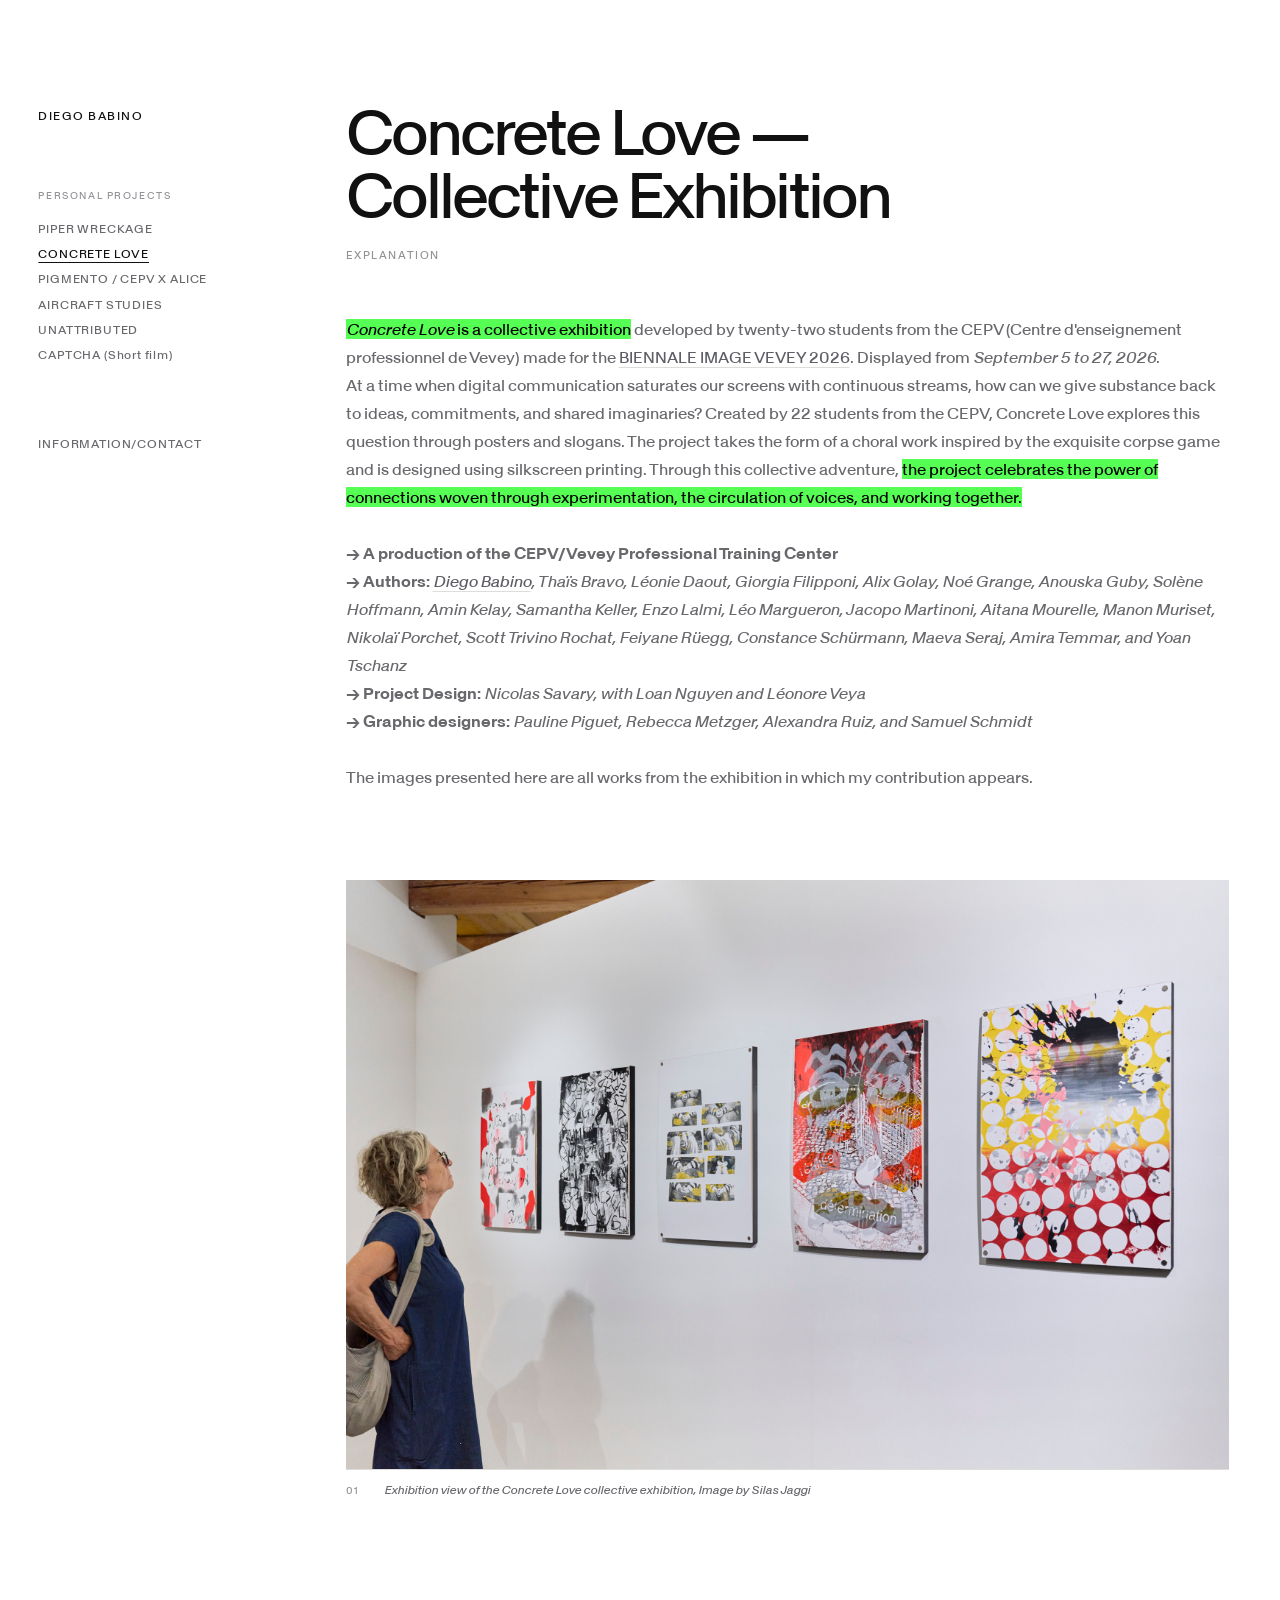
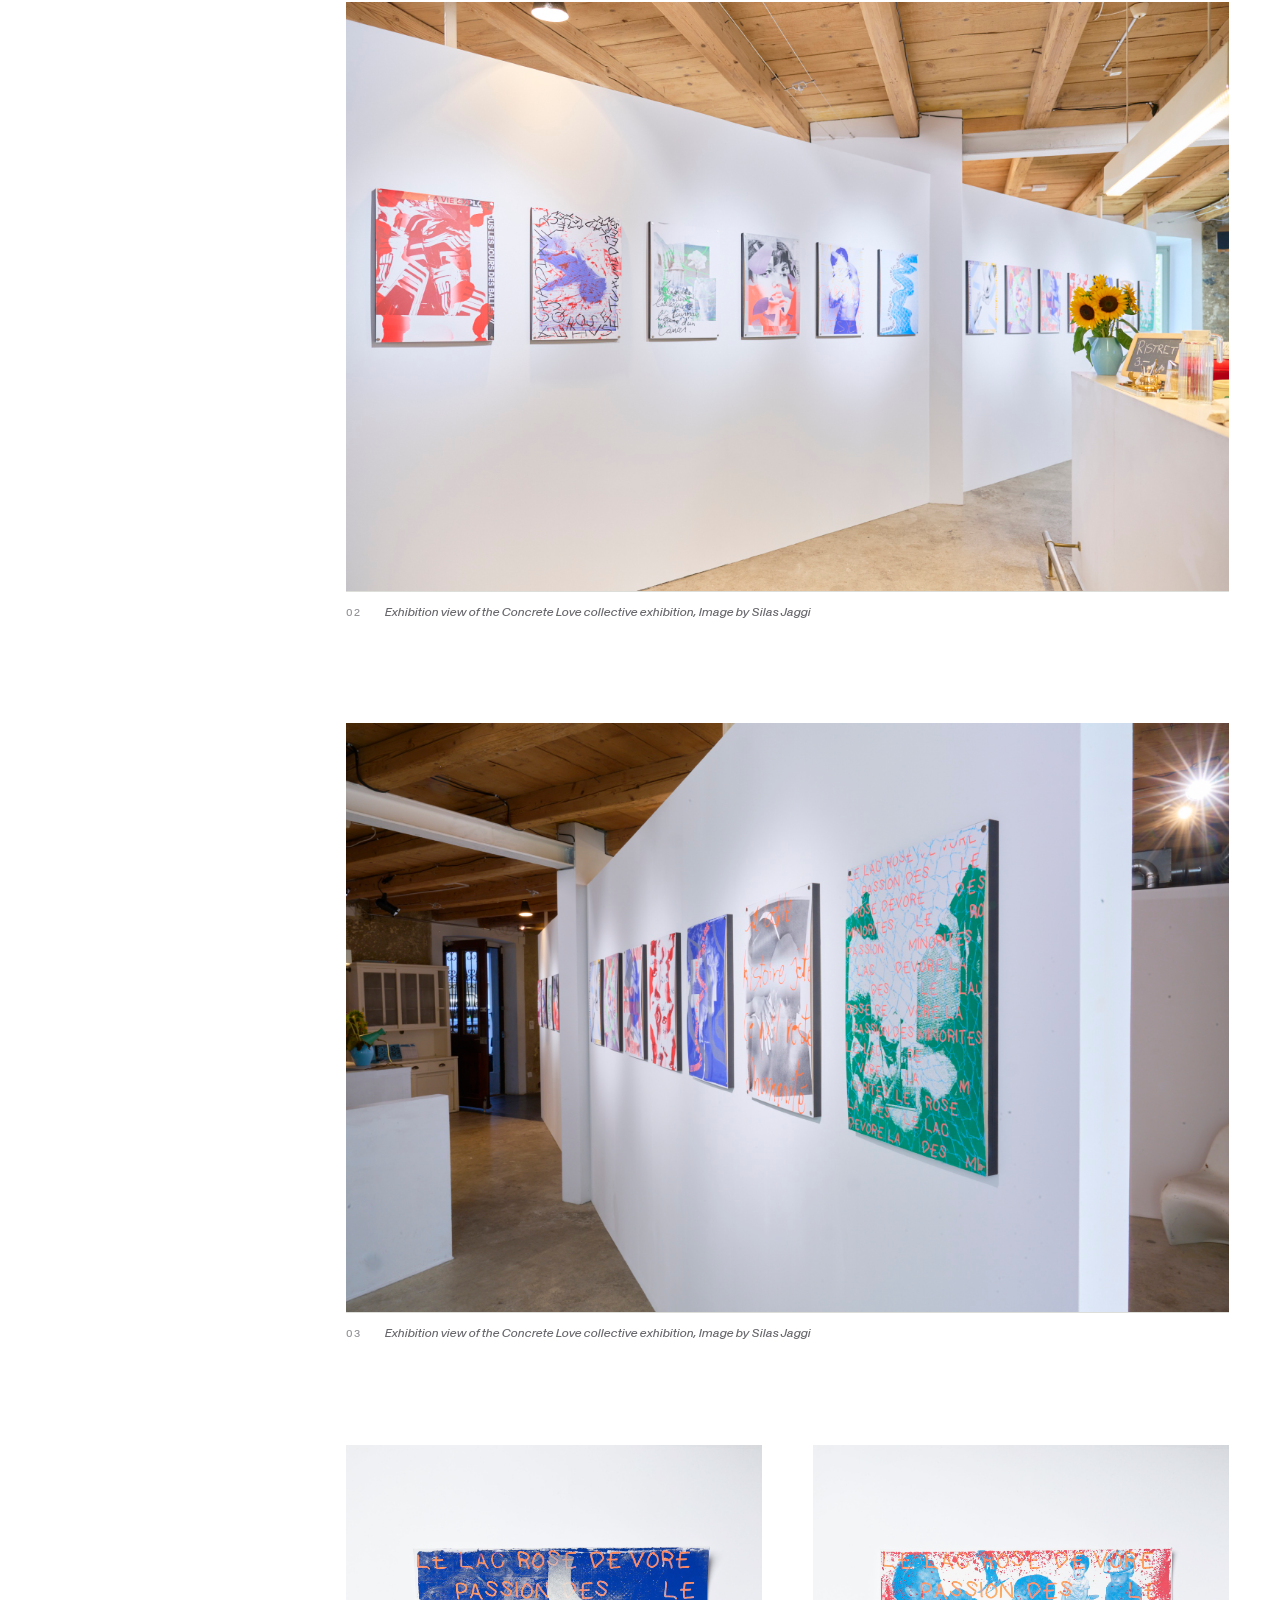
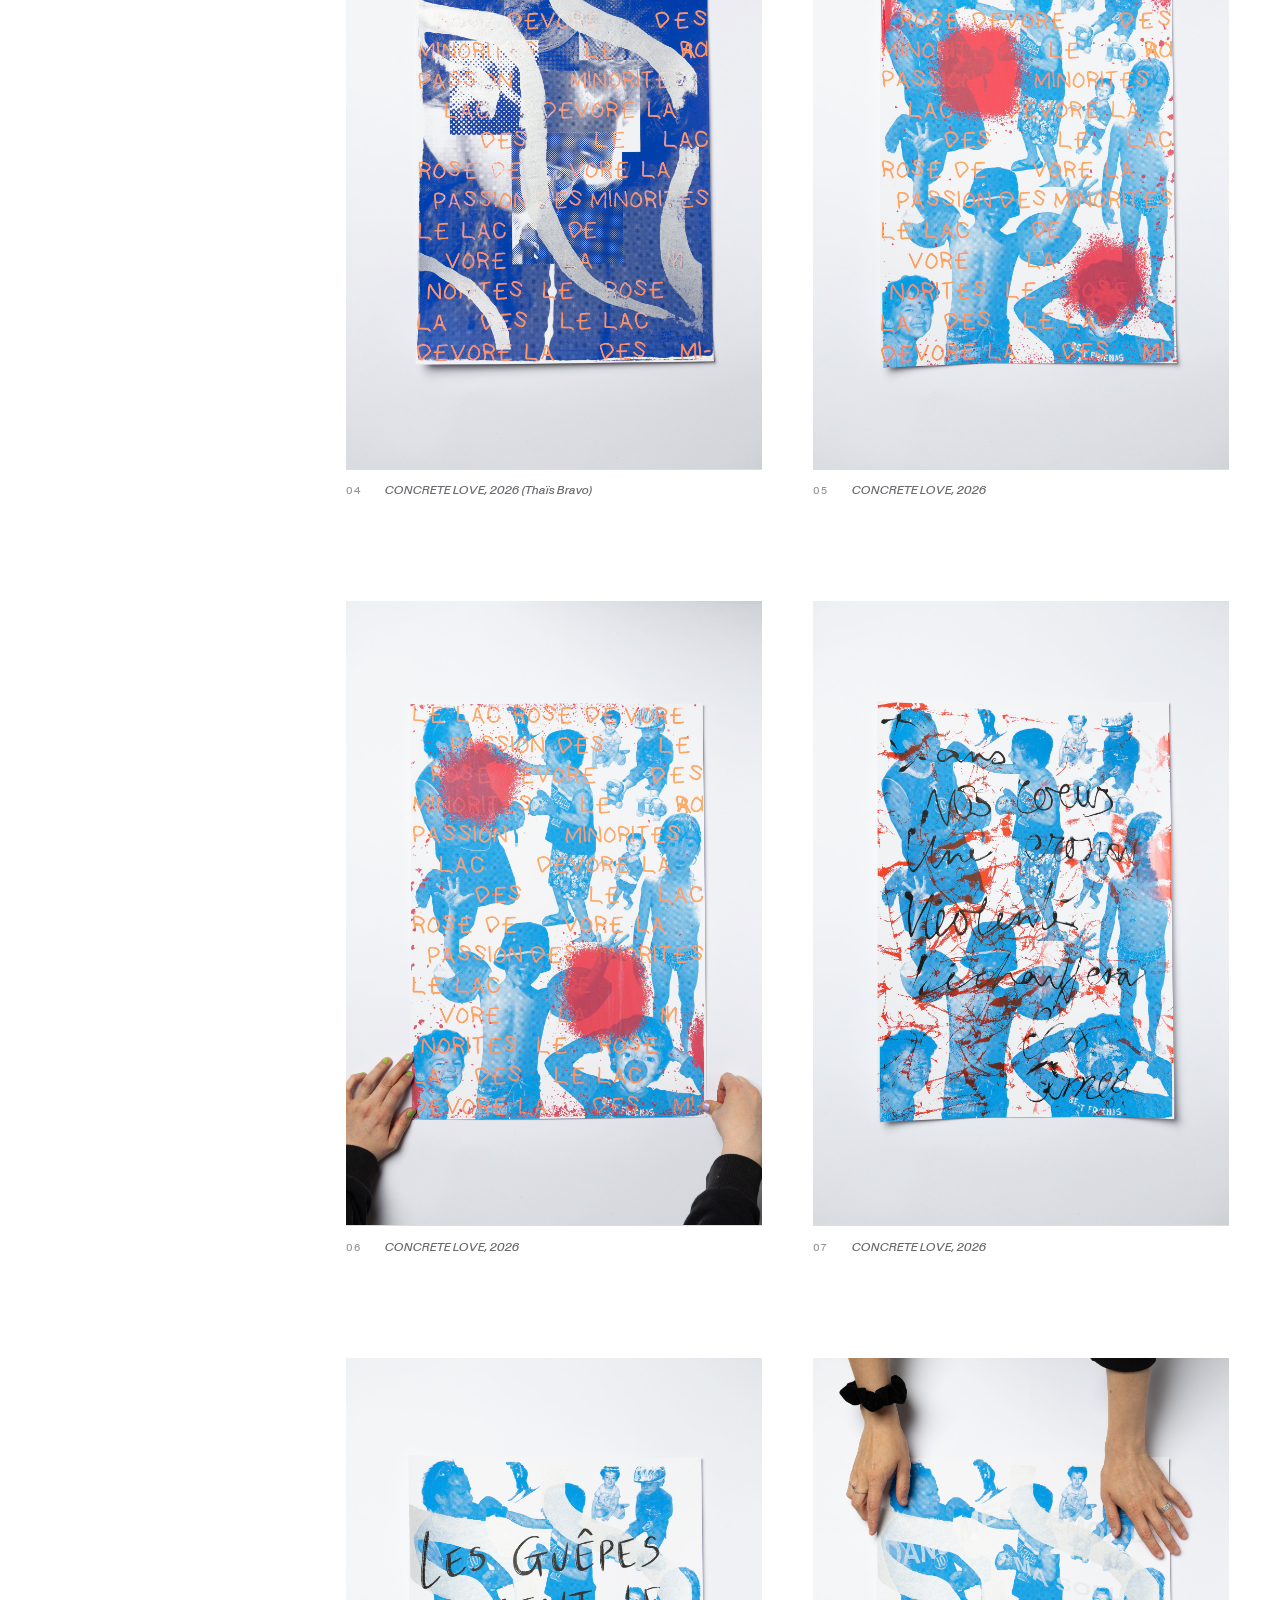
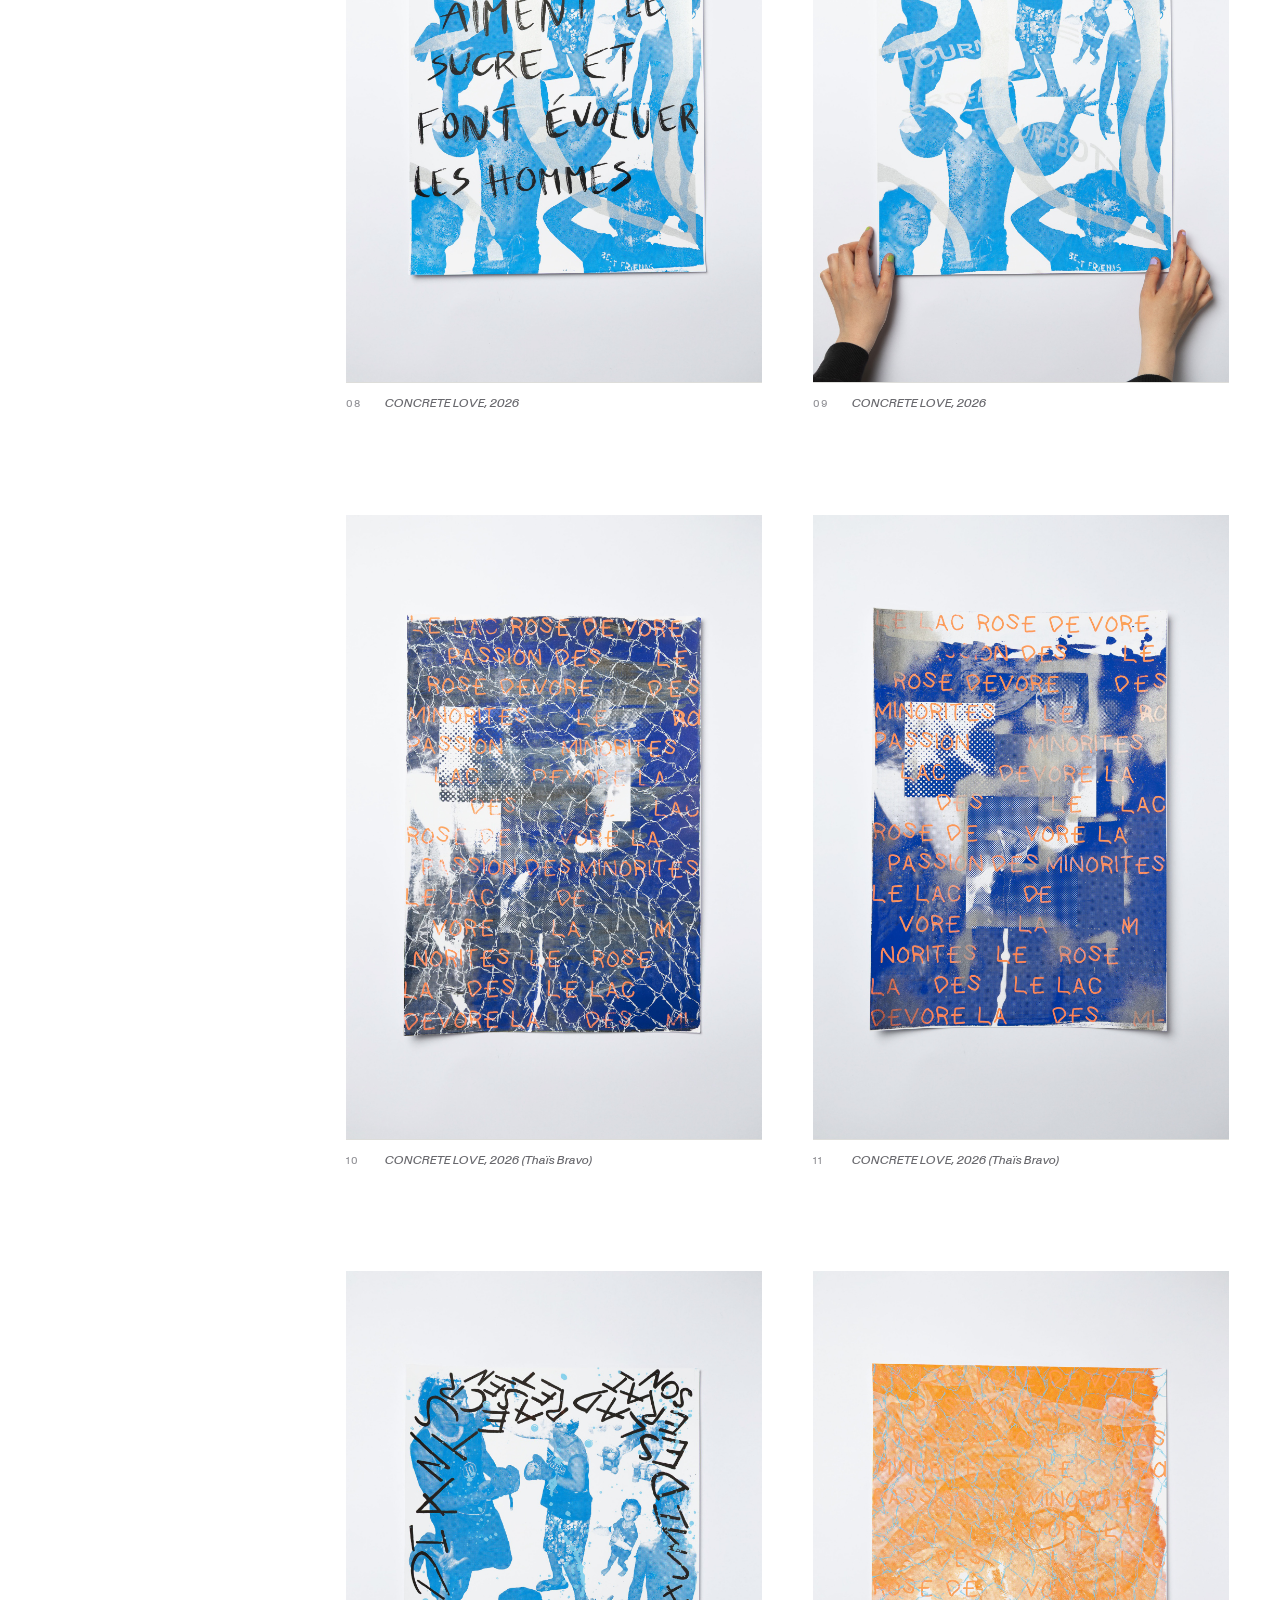
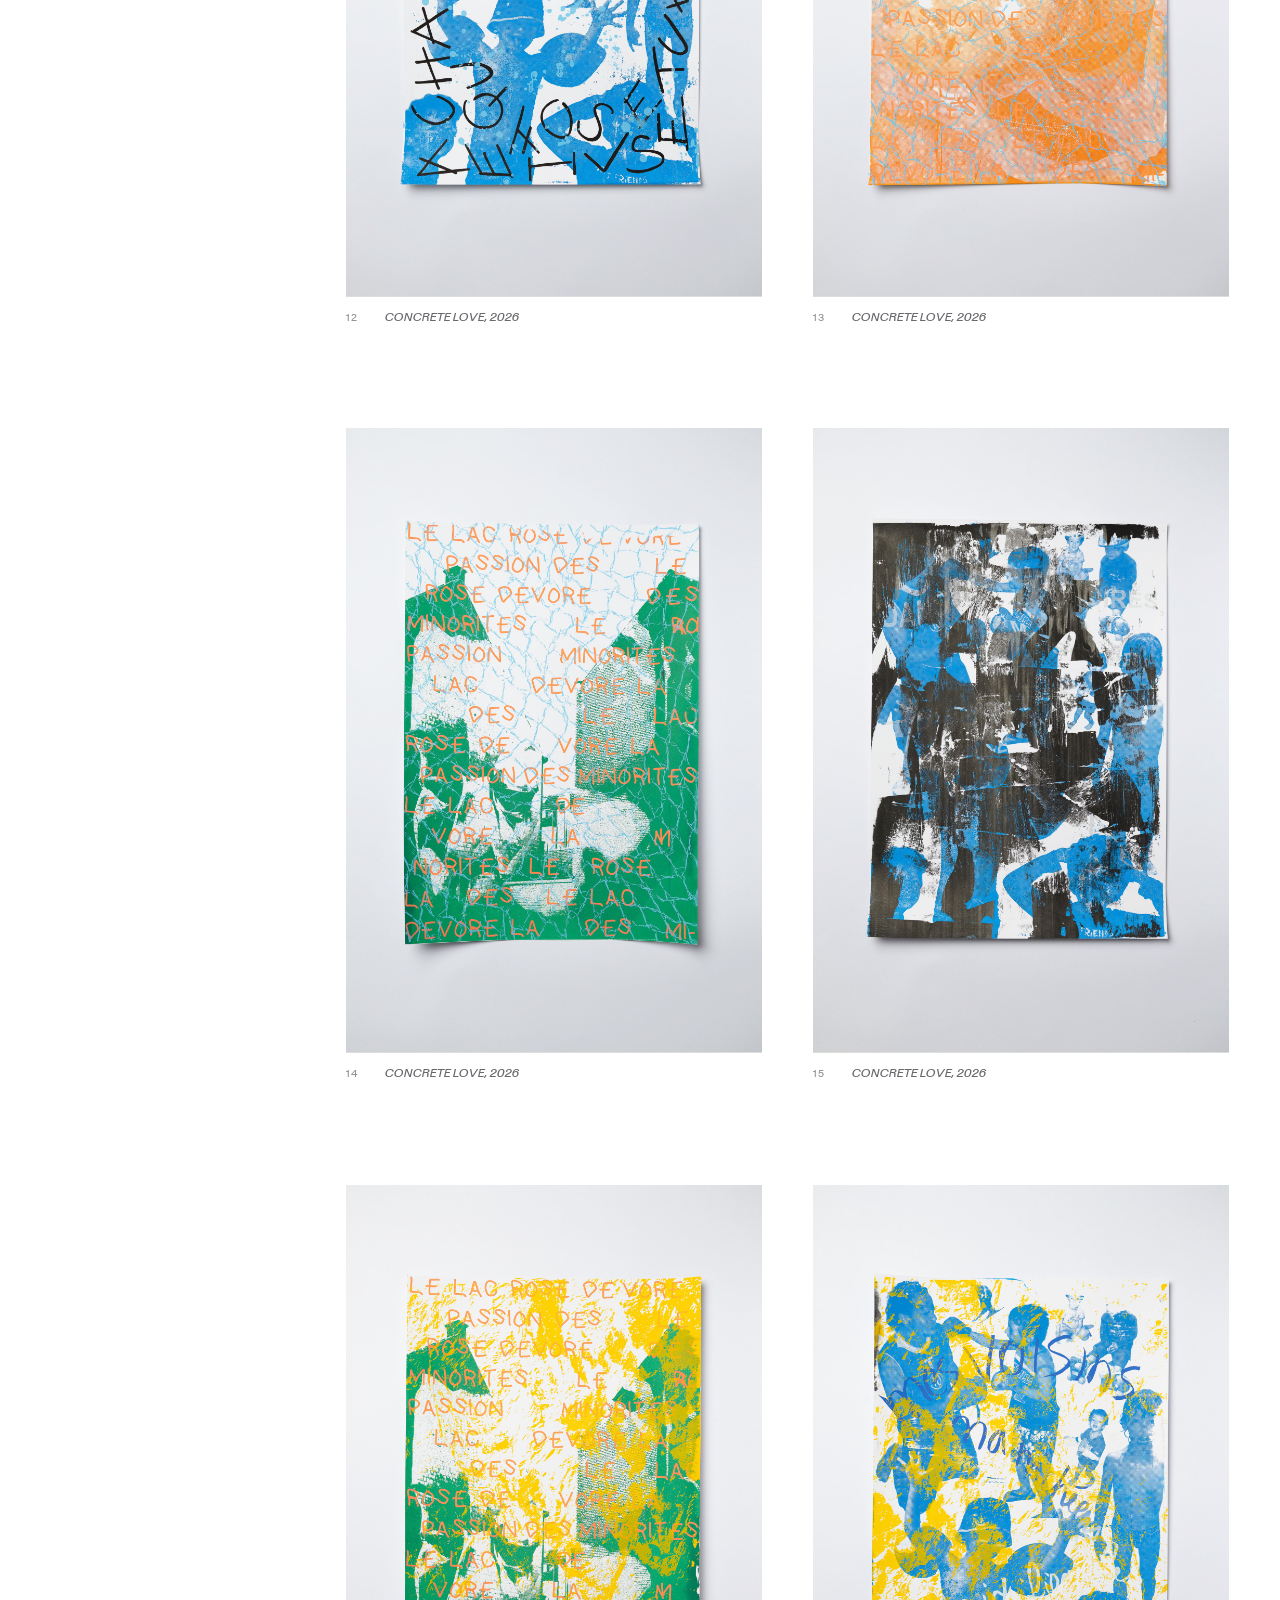
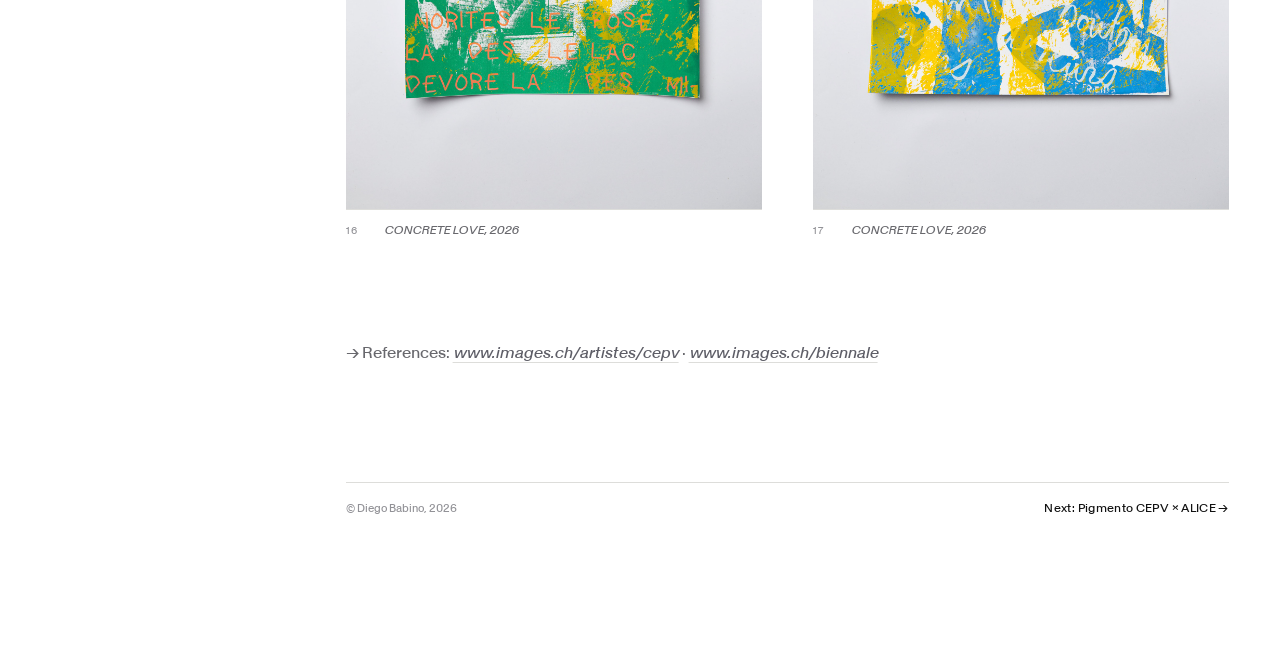
<file: concrete_love.html>
<!DOCTYPE html>
<html lang="en">

<head>
    <meta charset="UTF-8" />
    <meta name="viewport" content="width=device-width, initial-scale=1.0" />
    <link rel="icon" href="IMG/favicon.ico" type="image/x-icon">
    <meta name="theme-color" content="#f7f7f4" />
    <meta name="robots" content="index, follow" />
    <link rel="canonical" href="https://ushinaya.com/concrete_love.html" />

    <title>Concrete Love — Exhibition Photography by Diego Babino</title>

    <meta name="description"
        content="Concrete Love is a CEPV student exhibition combining photography, silkscreen printing, graphic design, and collaborative visual practice." />

    <meta name="keywords"
        content="Concrete Love, Diego Babino, CEPV, Centre d'enseignement professionnel de Vevey, photography exhibition, collective exhibition, silkscreen printing, serigraphy, poster design, contemporary photography, visual arts, graphic design, printmaking, collaborative art project, Images Vevey, Vevey exhibition, Swiss photography, Nicolas Savary, Pauline Piguet, Rebecca Metzger, Alexandra Ruiz, Samuel Schmidt" />

    <meta name="author" content="Diego Babino" />

    <meta property="og:title" content="Concrete Love — Collective Exhibition by CEPV Photography Students" />
    <meta property="og:description"
        content="A collective exhibition bringing together photography, silkscreen printing, graphic design, and collaborative processes developed by twenty-two students from CEPV." />
    <meta property="og:type" content="article" />
    <meta property="og:site_name" content="Diego Babino — Photography" />
    <meta property="og:locale" content="en_GB" />
    <meta property="og:url" content="https://ushinaya.com/concrete_love.html" />
    <meta property="og:image"
        content="IMG/ConcreteLove/260511_WS_IMAGEVEVEY_ES1_low-res_2379-web-2400.jpg" />
    <meta property="og:image:alt" content="Concrete Love exhibition display" />

    <meta name="twitter:card" content="summary_large_image" />
    <meta name="twitter:title" content="Concrete Love — Collective Exhibition by CEPV Photography Students" />
    <meta name="twitter:description"
        content="A collaborative exhibition exploring photography, silkscreen printing, and material forms of visual expression." />
    <meta name="twitter:image"
        content="IMG/ConcreteLove/260511_WS_IMAGEVEVEY_ES1_low-res_2379-web-2400.jpg" />
    <meta name="twitter:image:alt" content="Concrete Love exhibition display" />
    <link rel="preload" as="image" href="IMG/ConcreteLove/260511_WS_IMAGEVEVEY_ES1_low-res_2379-web-2400.jpg" />

    <link rel="stylesheet" href="style.css" />

    <script type="application/ld+json">
        {
          "@context": "https://schema.org",
          "@type": "VisualArtwork",
          "@id": "https://ushinaya.com/concrete_love.html#work",
          "name": "Concrete Love",
          "description": "A collective exhibition developed by CEPV photography students through photography, silkscreen printing, graphic design, and collaborative creation.",
          "creator": {
            "@type": "Person",
            "name": "Diego Babino",
            "url": "https://ushinaya.com/info.html"
          },
          "url": "https://ushinaya.com/concrete_love.html",
          "image": "https://ushinaya.com/IMG/ConcreteLove/260511_WS_IMAGEVEVEY_ES1_low-res_2379.jpg",
          "artform": "Photography",
          "inLanguage": "en"
        }
    </script>
</head>

<body data-lightbox="project">

    <!-- LEFT NAV -->
    <button class="menu-toggle" type="button" aria-controls="site-nav" aria-expanded="false"
        aria-label="Open navigation">☰</button>
    <div id="nav-container"></div>



    <main class="main">

        <header class="project-header">
            <h1 class="project-title">Concrete Love — Collective Exhibition</h1>
            <p class="project-year">Explanation</p>
            <section class="project-intro">
                <p><span class="highlight"><i>Concrete Love </i>is a
                        collective exhibition</span> developed by twenty-two students from the CEPV
                    (Centre d'enseignement professionnel de Vevey) made for the
                    <a class="text-link" href="https://www.images.ch/biennale/" target="_blank"
                        rel="noopener noreferrer">BIENNALE IMAGE VEVEY 2026</a>.
                    Displayed from <i>September 5 to 27, 2026</i>.
                    <br>
                    At a time when digital communication saturates our screens with continuous streams,
                    how can we give substance back to ideas, commitments, and shared imaginaries? Created by
                    22 students from the CEPV, Concrete Love explores this question through posters and slogans.
                    The project takes the form of a choral work inspired by the exquisite corpse game and is
                    designed using silkscreen printing. Through this collective adventure, <span class="highlight">the
                        project celebrates
                        the power of connections woven through experimentation, the circulation of voices, and working
                        together. </span>
                    <br><br>
                    <b>→ A production of the CEPV/Vevey Professional Training Center</b>
                    <br>
                    <b>→ Authors:</b> <i><a class="text-link" href="info.html">Diego Babino</a>, Thaïs Bravo, Léonie
                        Daout, Giorgia Filipponi, Alix Golay, Noé Grange,
                        Anouska Guby, Solène Hoffmann, Amin Kelay, Samantha Keller, Enzo Lalmi, Léo Margueron, Jacopo
                        Martinoni, Aitana Mourelle, Manon Muriset, Nikolaï Porchet, Scott Trivino Rochat, Feiyane Rüegg,
                        Constance Schürmann, Maeva Seraj, Amira Temmar, and Yoan Tschanz </i>
                    <br>
                    <b>→ Project Design:</b> <i>Nicolas Savary, with Loan Nguyen and Léonore Veya</i>
                    <br>
                    <b>→ Graphic designers:</b> <i>Pauline Piguet, Rebecca Metzger, Alexandra Ruiz, and Samuel
                        Schmidt</i>
                    <br><br>
                    The images presented here are all works from the exhibition in which my contribution appears.
                </p>
            </section>
        </header>
        <div class="photo-series">

            <figure class="photo-block photo-block--full">
                <img src="IMG/ConcreteLove/260511_WS_IMAGEVEVEY_ES1_low-res_2379-web-2400.jpg"
                    alt="Exhibition view of the Concrete Love collective exhibition, Image by Silas Jaggi" width="2250"
                    height="1500" loading="eager" fetchpriority="high" decoding="async" />
                <figcaption>
                    <span class="caption-num">01</span>
                    <span class="caption-text">Exhibition view of the Concrete Love collective exhibition, Image by
                        Silas Jaggi</span>
                </figcaption>
            </figure>

            <figure class="photo-block photo-block--full">
                <img src="IMG/ConcreteLove/260511_WS_IMAGEVEVEY_ES1_low-res_2375-web-2400.jpg"
                    alt="Exhibition view of the Concrete Love collective exhibition, Image by Silas Jaggi" width="2250"
                    height="1500" loading="lazy" decoding="async" />
                <figcaption>
                    <span class="caption-num">02</span>
                    <span class="caption-text">Exhibition view of the Concrete Love collective exhibition, Image by
                        Silas Jaggi</span>
                </figcaption>
            </figure>

            <figure class="photo-block photo-block--full">
                <img src="IMG/ConcreteLove/260511_WS_IMAGEVEVEY_ES1_low-res_2388-web-2400.jpg"
                    alt="Exhibition view of the Concrete Love collective exhibition, Image by Silas Jaggi" width="2250"
                    height="1500" loading="lazy" decoding="async" />
                <figcaption>
                    <span class="caption-num">03</span>
                    <span class="caption-text">Exhibition view of the Concrete Love collective exhibition, Image by
                        Silas Jaggi</span>
                </figcaption>
            </figure>
            <div class="vertical-block">
                <!-- IMAGES -->
                <figure class="photo-block photo-block--portrait">
                    <img src="IMG/ConcreteLove/260511_WS_IMAGEVEVEY_ES1_low-res_005-web-2400.jpg"
                        alt="Concrete Love collective exhibition, silkscreen poster created by CEPV photography students"
                        width="2362" height="3543" loading="lazy" decoding="async" />
                    <figcaption>
                        <span class="caption-num">04</span>
                        <span class="caption-text">CONCRETE LOVE, 2026 (Thaïs Bravo) </span>
                    </figcaption>
                </figure>

                <figure class="photo-block photo-block--portrait">
                    <img src="IMG/ConcreteLove/260511_WS_IMAGEVEVEY_ES1_low-res_009-web-2400.jpg"
                        alt="Concrete Love collective exhibition, silkscreen poster created by CEPV photography students"
                        width="2362" height="3543" loading="lazy" decoding="async" />
                    <figcaption>
                        <span class="caption-num">05</span>
                        <span class="caption-text">CONCRETE LOVE, 2026</span>
                    </figcaption>
                </figure>
            </div>

            <div class="vertical-block">
                <figure class="photo-block photo-block--portrait">
                    <img src="IMG/ConcreteLove/260511_WS_IMAGEVEVEY_ES1_low-res_010-web-2400.jpg"
                        alt="Concrete Love collective exhibition, silkscreen poster created by CEPV photography students"
                        width="2362" height="3543" loading="lazy" decoding="async" />
                    <figcaption>
                        <span class="caption-num">06</span>
                        <span class="caption-text">CONCRETE LOVE, 2026</span>
                    </figcaption>
                </figure>

                <figure class="photo-block photo-block--portrait">
                    <img src="IMG/ConcreteLove/260511_WS_IMAGEVEVEY_ES1_low-res_016-web-2400.jpg"
                        alt="Concrete Love collective exhibition, silkscreen poster created by CEPV photography students"
                        width="2362" height="3543" loading="lazy" decoding="async" />
                    <figcaption>
                        <span class="caption-num">07</span>
                        <span class="caption-text">CONCRETE LOVE, 2026</span>
                    </figcaption>
                </figure>
            </div>

            <div class="vertical-block">
                <figure class="photo-block photo-block--portrait">
                    <img src="IMG/ConcreteLove/260511_WS_IMAGEVEVEY_ES1_low-res_022-web-2400.jpg"
                        alt="Concrete Love collective exhibition, silkscreen poster created by CEPV photography students"
                        width="2362" height="3543" loading="lazy" decoding="async" />
                    <figcaption>
                        <span class="caption-num">08</span>
                        <span class="caption-text">CONCRETE LOVE, 2026</span>
                    </figcaption>
                </figure>

                <figure class="photo-block photo-block--portrait">
                    <img src="IMG/ConcreteLove/260511_WS_IMAGEVEVEY_ES1_low-res_027-web-2400.jpg"
                        alt="Concrete Love collective exhibition, silkscreen poster created by CEPV photography students"
                        width="2362" height="3543" loading="lazy" decoding="async" />
                    <figcaption>
                        <span class="caption-num">09</span>
                        <span class="caption-text">CONCRETE LOVE, 2026</span>
                    </figcaption>
                </figure>
            </div>

            <div class="vertical-block">

                <figure class="photo-block photo-block--portrait">
                    <img src="IMG/ConcreteLove/260511_WS_IMAGEVEVEY_ES1_low-res_045-web-2400.jpg"
                        alt="Concrete Love collective exhibition, silkscreen poster created by CEPV photography students"
                        width="2362" height="3543" loading="lazy" decoding="async" />
                    <figcaption>
                        <span class="caption-num">10</span>
                        <span class="caption-text">CONCRETE LOVE, 2026 (Thaïs Bravo)</span>
                    </figcaption>
                </figure>

                <figure class="photo-block photo-block--portrait">
                    <img src="IMG/ConcreteLove/260511_WS_IMAGEVEVEY_ES1_low-res_208-web-2400.jpg"
                        alt="Concrete Love collective exhibition, silkscreen poster created by CEPV photography students"
                        width="2362" height="3543" loading="lazy" decoding="async" />
                    <figcaption>
                        <span class="caption-num">11</span>
                        <span class="caption-text">CONCRETE LOVE, 2026 (Thaïs Bravo)</span>
                    </figcaption>
                </figure>
            </div>

            <div class="vertical-block">

                <figure class="photo-block photo-block--portrait">
                    <img src="IMG/ConcreteLove/260511_WS_IMAGEVEVEY_ES1_low-res_213-web-2400.jpg"
                        alt="Concrete Love collective exhibition, silkscreen poster created by CEPV photography students"
                        width="2362" height="3543" loading="lazy" decoding="async" />
                    <figcaption>
                        <span class="caption-num">12</span>
                        <span class="caption-text">CONCRETE LOVE, 2026</span>
                    </figcaption>
                </figure>

                <figure class="photo-block photo-block--portrait">
                    <img src="IMG/ConcreteLove/260511_WS_IMAGEVEVEY_ES1_low-res_243-web-2400.jpg"
                        alt="Concrete Love collective exhibition, silkscreen poster created by CEPV photography students"
                        width="2362" height="3543" loading="lazy" decoding="async" />
                    <figcaption>
                        <span class="caption-num">13</span>
                        <span class="caption-text">CONCRETE LOVE, 2026</span>
                    </figcaption>
                </figure>
            </div>

            <div class="vertical-block">
                <figure class="photo-block photo-block--portrait">
                    <img src="IMG/ConcreteLove/260511_WS_IMAGEVEVEY_ES1_low-res_244-web-2400.jpg"
                        alt="Concrete Love collective exhibition, silkscreen poster created by CEPV photography students"
                        width="2362" height="3543" loading="lazy" decoding="async" />
                    <figcaption>
                        <span class="caption-num">14</span>
                        <span class="caption-text">CONCRETE LOVE, 2026</span>
                    </figcaption>
                </figure>

                <figure class="photo-block photo-block--portrait">
                    <img src="IMG/ConcreteLove/260511_WS_IMAGEVEVEY_ES1_low-res_276-web-2400.jpg"
                        alt="Concrete Love collective exhibition, silkscreen poster created by CEPV photography students"
                        width="2362" height="3543" loading="lazy" decoding="async" />
                    <figcaption>
                        <span class="caption-num">15</span>
                        <span class="caption-text">CONCRETE LOVE, 2026</span>
                    </figcaption>
                </figure>
            </div>

            <div class="vertical-block">

                <figure class="photo-block photo-block--portrait">
                    <img src="IMG/ConcreteLove/260511_WS_IMAGEVEVEY_ES1_low-res_283-web-2400.jpg"
                        alt="Concrete Love collective exhibition, silkscreen poster created by CEPV photography students"
                        width="2362" height="3543" loading="lazy" decoding="async" />
                    <figcaption>
                        <span class="caption-num">16</span>
                        <span class="caption-text">CONCRETE LOVE, 2026</span>
                    </figcaption>
                </figure>


                <figure class="photo-block photo-block--portrait">
                    <img src="IMG/ConcreteLove/260511_WS_IMAGEVEVEY_ES1_low-res_284-web-2400.jpg"
                        alt="Concrete Love collective exhibition, silkscreen poster created by CEPV photography students"
                        width="2362" height="3543" loading="lazy" decoding="async" />
                    <figcaption>
                        <span class="caption-num">17</span>
                        <span class="caption-text">CONCRETE LOVE, 2026</span>
                    </figcaption>
                </figure>
            </div>

            <!-- GOOGLE MAP IFRAME MAP -->
            <!-- <iframe
                src="https://www.google.com/maps/embed?pb=!1m18!1m12!1m3!1d405  .0094777852008!2d6.843127303318547!3d46.45944452970581!2m3!1f0!2f0!3f0!3m2!1i1024!2i768!4f13.1!3m3!1m2!1s0x478e9cd1c503f0af%3A0xe8ea85305b3f4335!2sRle%20des%20Anciens-Foss%C3%A9s%208%2C%201800%20Vevey!5e1!3m2!1sfr!2sch!4v1788187959247!5m2!1sfr!2sch"
                width="100%" height="550" style="border:0;" allowfullscreen="" loading="lazy"
                referrerpolicy="strict-origin-when-cross-origin"></iframe> -->
        </div>

        <section class="project-intro">
            <br>
            <br>
            <p>
                → References: <a class="text-link" href="https://www.images.ch/artistes/cepv/" target="_blank"
                    rel="noopener noreferrer"><i>www.images.ch/artistes/cepv</i></a> ·
                <a class="text-link" href="https://www.images.ch/biennale/" target="_blank"
                    rel="noopener noreferrer"><i>www.images.ch/biennale</i></a>

            </p>


        </section>

        <footer class="project-footer">
            <span>© Diego Babino, 2026</span>
            <a href="pigmento_cepv_alice.html" class="next-project">Next: Pigmento CEPV × ALICE →</a>
        </footer>

    </main>

</body>
<script src="main.js" defer></script>

</html>
</file>
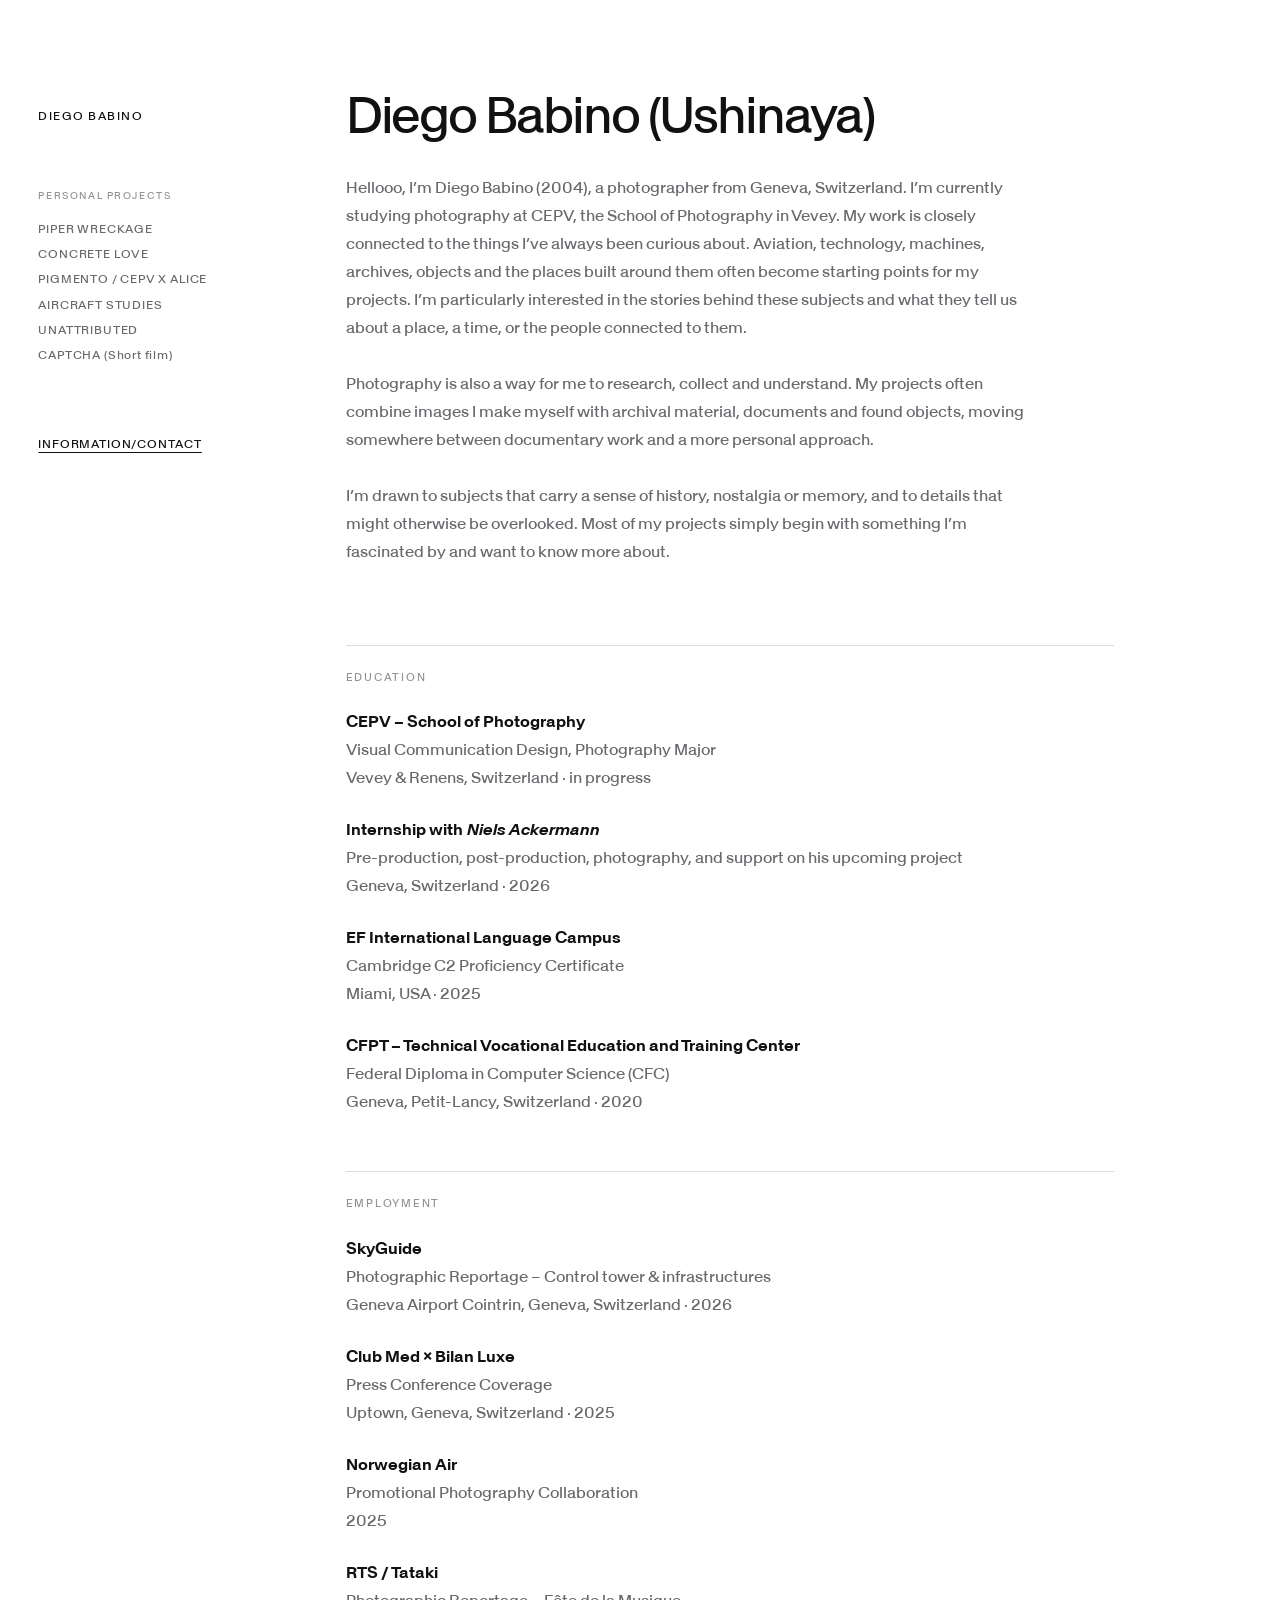
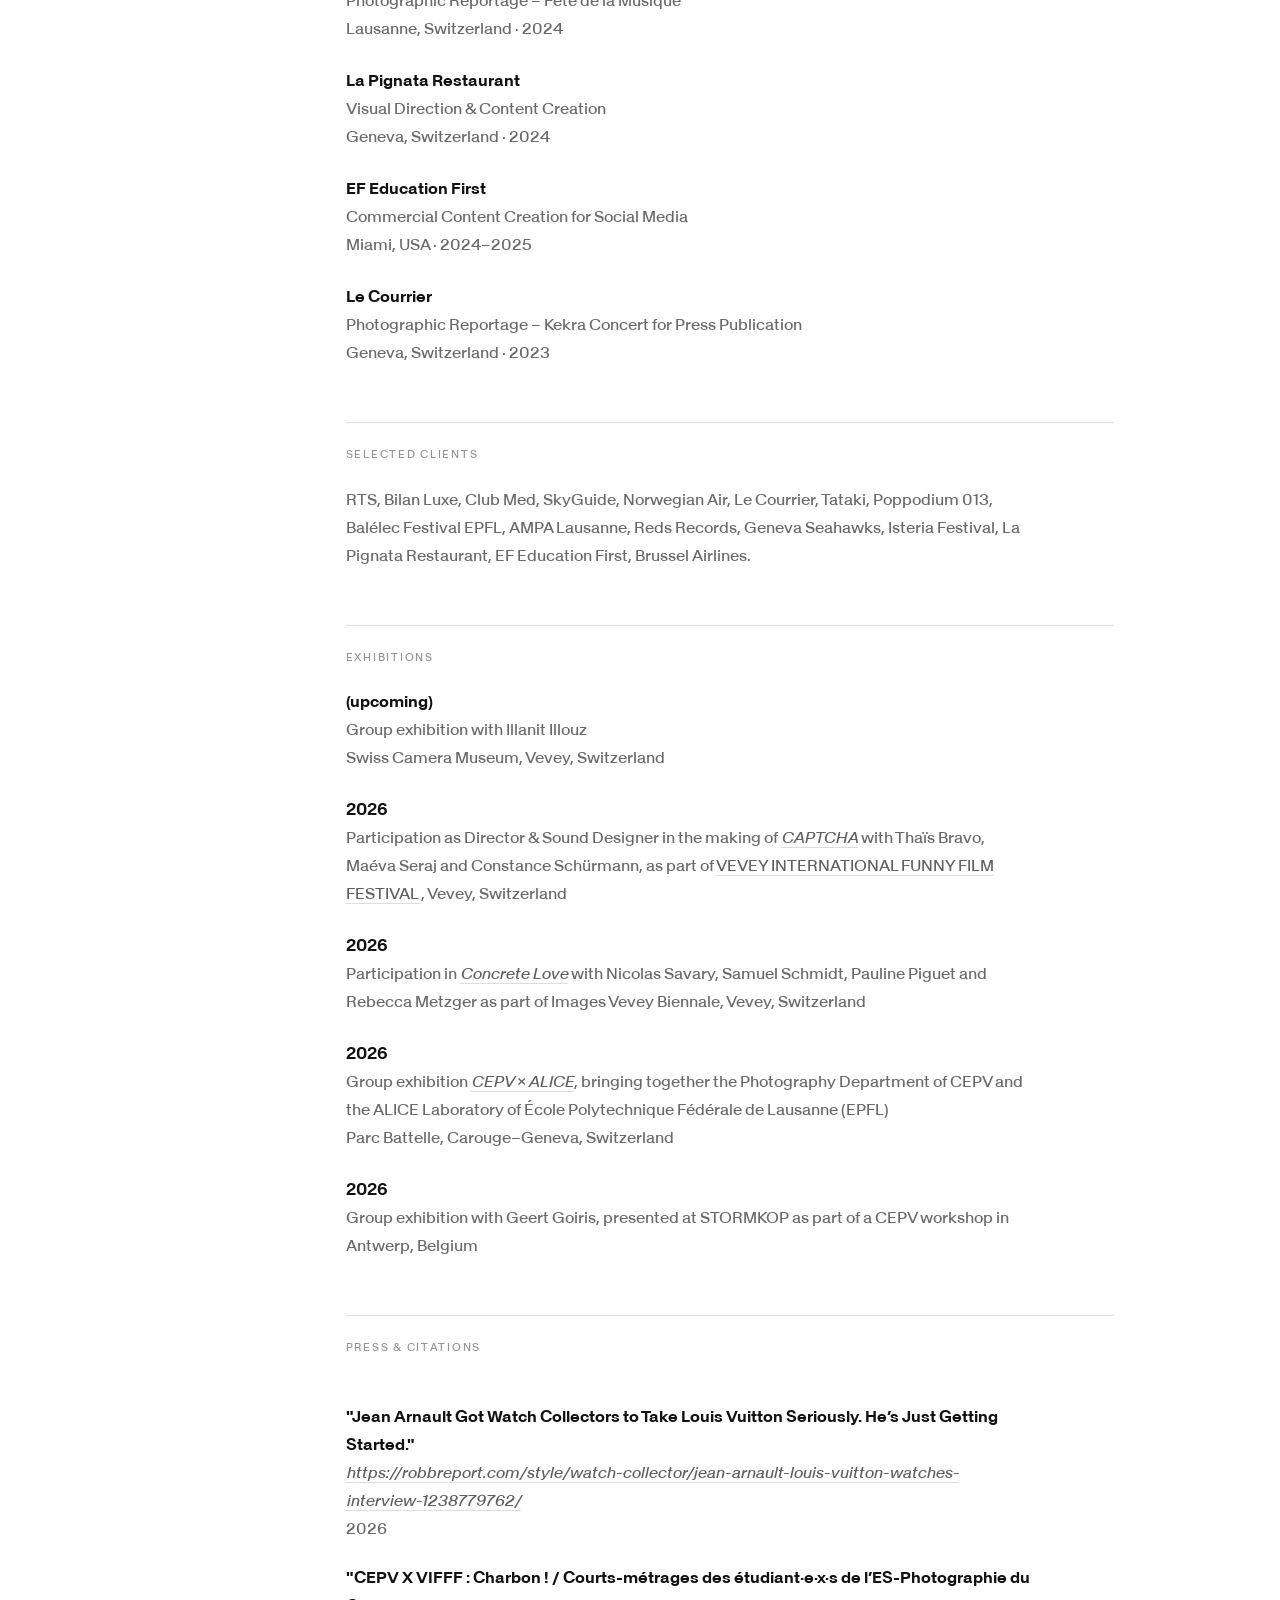
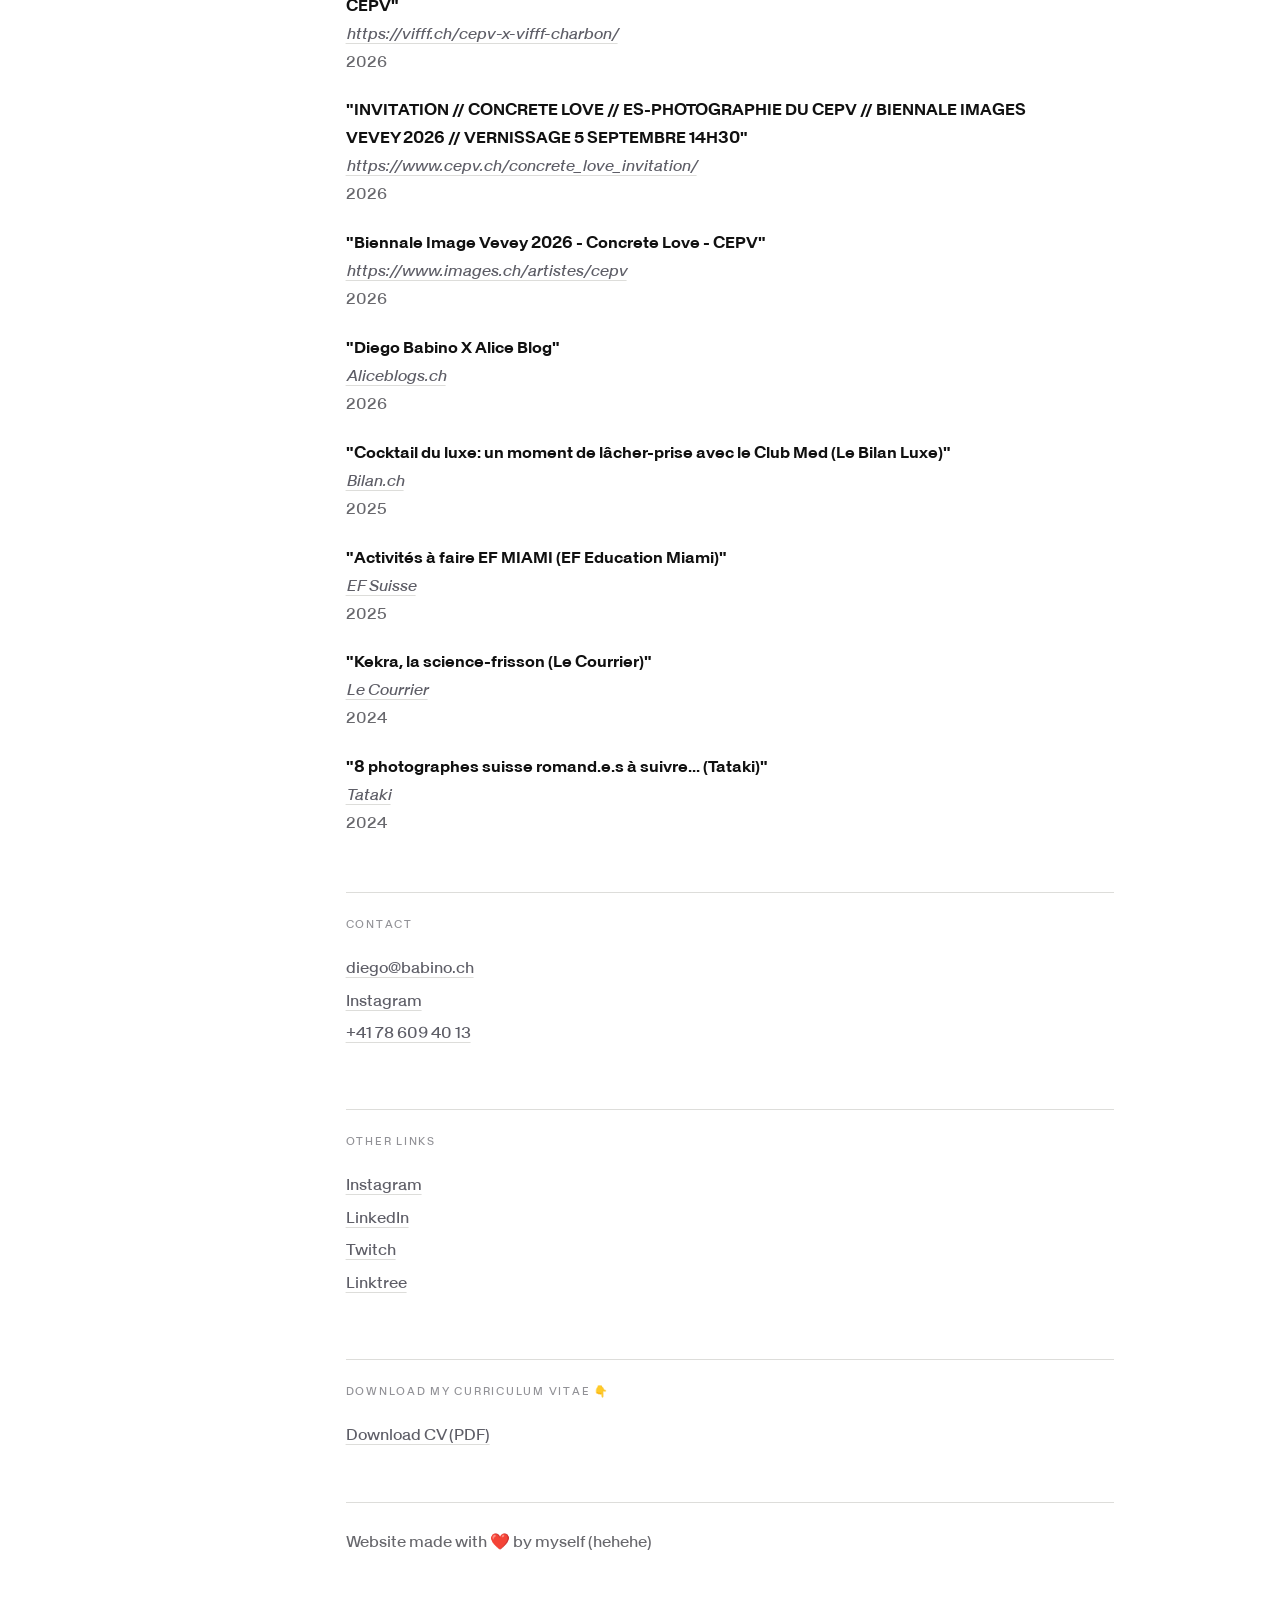
<file: info.html>
<!DOCTYPE html>
<html lang="en">

<head>
  <meta charset="UTF-8" />
  <meta name="viewport" content="width=device-width, initial-scale=1.0" />
  <link rel="icon" href="IMG/favicon.ico" type="image/x-icon">
  <meta name="theme-color" content="#f7f7f4" />
  <meta name="robots" content="index, follow" />
  <link rel="canonical" href="https://ushinaya.com/info.html" />
  <meta name="description"
    content="Biography, exhibitions, selected clients, press, and contact for Swiss photographer Diego Babino, working between documentary and conceptual photography in Geneva." />

  <meta name="author" content="Diego Babino" />

  <meta name="keywords"
    content="Diego Babino, photographer Geneva, Swiss photographer, documentary photography, conceptual photography, aviation photography, landscape photography, industrial photography, contemporary photography, photography portfolio, visual artist Switzerland, photographer Switzerland, fine art photography, reportage photography, photography exhibitions, Geneva photographer, CEPV photography" />
  <title>Diego Babino | Information</title>
  <meta property="og:title" content="Diego Babino — Photographer in Geneva" />
  <meta property="og:description"
    content="Biography, exhibitions, selected clients, press, and contact information for photographer Diego Babino." />
  <meta property="og:type" content="profile" />
  <meta property="og:site_name" content="Diego Babino — Photography" />
  <meta property="og:locale" content="en_GB" />
  <meta property="og:url" content="https://ushinaya.com/info.html" />
  <meta property="og:image" content="https://ushinaya.com/IMG/favicon.jpg" />
  <meta property="og:image:alt" content="Ushinaya black-and-white brand mark" />
  <meta name="twitter:card" content="summary" />
  <meta name="twitter:title" content="Diego Babino — Photographer in Geneva" />
  <meta name="twitter:description"
    content="Biography, exhibitions, selected clients, press, and contact information for photographer Diego Babino." />
  <meta name="twitter:image" content="https://ushinaya.com/IMG/favicon.jpg" />
  <meta name="twitter:image:alt" content="Ushinaya black-and-white brand mark" />
  <link rel="stylesheet" href="style.css" />

  <script type="application/ld+json">
    {
      "@context": "https://schema.org",
      "@type": "ProfilePage",
      "@id": "https://ushinaya.com/info.html#profile",
      "url": "https://ushinaya.com/info.html",
      "name": "Diego Babino — Photographer in Geneva",
      "inLanguage": "en",
      "mainEntity": {
        "@type": "Person",
        "@id": "https://ushinaya.com/#person",
        "name": "Diego Babino",
        "alternateName": "Ushinaya",
        "jobTitle": "Photographer",
        "email": "mailto:diego@babino.ch",
        "url": "https://ushinaya.com/info.html",
        "address": {
          "@type": "PostalAddress",
          "addressLocality": "Geneva",
          "addressCountry": "CH"
        },
        "sameAs": [
          "https://instagram.com/ushinaya",
          "https://ch.linkedin.com/in/diegobabino"
        ]
      }
    }
  </script>
</head>

<body>


  <!-- LEFT NAV -->
  <button class="menu-toggle" type="button" aria-controls="site-nav" aria-expanded="false"
    aria-label="Open navigation">☰</button>
  <div id="nav-container"></div>

  <main class="main main--info">

    <div class="info-grid">

      <div class="info-content">


        <h1>Diego Babino (Ushinaya)</h1>


        <p>
          Hellooo, I’m Diego Babino (2004), a photographer from Geneva, Switzerland. I’m currently studying photography
          at
          CEPV, the School of Photography in Vevey.
          My work is closely connected to the things I’ve always been curious about. Aviation, technology, machines,
          archives, objects and the places built around them often become starting points for my projects. I’m
          particularly interested in the stories behind these subjects and what they tell us about a place, a time, or
          the
          people connected to them.
          <br><br>
          Photography is also a way for me to research, collect and understand. My projects often combine images I make
          myself with archival material, documents and found objects, moving somewhere between documentary work and a
          more personal approach.
          <br><br>
          I’m drawn to subjects that carry a sense of history, nostalgia or memory, and to details that might otherwise
          be overlooked. Most of my projects simply begin with something I’m fascinated by and want to know more about.
        </p>
        <br>
        <!-- <figure class="photo-block photo-block--full">
          <img src="IMG/me/_C7A0256.JPG" alt="Piper PA-31T Cheyenne II aircraft wreckage in Saint-Martin" width="6240"
            height="4160" loading="lazy" decoding="async" />
          <figcaption>
            <span class="caption-text">Hello, It's me :)</span>
          </figcaption>
        </figure> -->

        <section class="info-section">
          <h3>Education</h3>
          <p>
            <strong><b>CEPV – School of Photography</b></strong><br>
            Visual Communication Design, Photography Major<br>
            Vevey & Renens, Switzerland · in progress
          </p>
          <br>
          <p>
            <strong><b>Internship with <i>Niels Ackermann</i></b></strong><br>
            Pre-production, post-production, photography, and support on his upcoming project<br>
            Geneva, Switzerland · 2026
          </p>
          <br>
          <p>
            <strong><b>EF International Language Campus</b></strong><br>
            Cambridge C2 Proficiency Certificate<br>
            Miami, USA · 2025
          </p>
          <br>
          <p>
            <strong><b>CFPT – Technical Vocational Education and Training Center</b></strong><br>
            Federal Diploma in Computer Science (CFC)<br>
            Geneva, Petit-Lancy, Switzerland · 2020
          </p>
        </section>

        <section class="info-section">
          <h3>Employment</h3>

          <p>
            <strong><b>SkyGuide</b></strong><br>
            Photographic Reportage – Control tower & infrastructures<br>
            Geneva Airport Cointrin, Geneva, Switzerland · 2026
          </p>
          <br>
          <p>
            <strong><b>Club Med × Bilan Luxe</b></strong><br>
            Press Conference Coverage<br>
            Uptown, Geneva, Switzerland · 2025
          </p>
          <br>
          <p>
            <strong><b>Norwegian Air</b></strong><br>
            Promotional Photography Collaboration<br>
            2025
          </p>
          <br>
          <p>
            <strong><b>RTS / Tataki</b></strong><br>
            Photographic Reportage – Fête de la Musique<br>
            Lausanne, Switzerland · 2024
          </p>
          <br>
          <p>
            <strong><b>La Pignata Restaurant</b></strong><br>
            Visual Direction & Content Creation<br>
            Geneva, Switzerland · 2024
          </p>
          <br>
          <p>
            <strong><b>EF Education First</b></strong><br>
            Commercial Content Creation for Social Media<br>
            Miami, USA · 2024–2025
          </p>
          <br>
          <p>
            <strong><b>Le Courrier</b></strong><br>
            Photographic Reportage – Kekra Concert for Press Publication<br>
            Geneva, Switzerland · 2023
          </p>
        </section>

        <section class="info-section">
          <h3>Selected Clients</h3>

          <p>
            RTS, Bilan Luxe, Club Med, SkyGuide, Norwegian Air, Le Courrier, Tataki,
            Poppodium 013, Balélec Festival EPFL, AMPA Lausanne,
            Reds Records, Geneva Seahawks, Isteria Festival,
            La Pignata Restaurant, EF Education First, Brussel Airlines.
          </p>
        </section>

        <section class="info-section">
          <h3>Exhibitions</h3>
          <p>
            <strong>(upcoming)</strong><br>
            Group exhibition with Illanit Illouz<br>
            Swiss Camera Museum, Vevey, Switzerland
          </p>
          <br>
          <p>
            <strong>2026</strong><br>
            Participation as Director & Sound Designer in the making of <em><a class="text-link"
                href="https://letterboxd.com/film/captcha-2026/" target="_blank"
                rel="noopener noreferrer">CAPTCHA</a></em> with
            Thaïs Bravo, Maéva Seraj and Constance Schürmann,
            as part of
            <a class="text-link" href="https://vifff.ch/tag/chchch-comedies-suisses/" target="_blank"
              rel="noopener noreferrer">
              VEVEY INTERNATIONAL FUNNY FILM FESTIVAL
            </a>, Vevey, Switzerland
          </p>
          <br>
          <p>
            <strong>2026</strong><br>
            Participation in <em><a class="text-link" href="concrete_love.html" target="_blank"
                rel="noopener noreferrer">Concrete Love</a></em> with
            Nicolas Savary,
            Samuel Schmidt, Pauline Piguet and Rebecca Metzger as part of
            Images Vevey Biennale, Vevey, Switzerland
          </p>
          <br>
          <p>
            <strong>2026</strong><br>
            Group exhibition <em><a class="text-link" href="pigmento_cepv_alice.html" target="_blank"
                rel="noopener noreferrer">CEPV ×
                ALICE</a></em>, bringing together the Photography Department
            of CEPV and the ALICE Laboratory of École Polytechnique Fédérale de Lausanne (EPFL)<br>
            Parc Battelle, Carouge–Geneva, Switzerland
          </p>
          <br>
          <p>
            <strong>2026</strong><br>
            Group exhibition with Geert Goiris, presented at STORMKOP
            as part of a CEPV workshop in Antwerp, Belgium
          </p>
        </section>

        <section class="info-section">
          <h3>Press & Citations</h3>
          <br>

          <p>
            <strong>"Jean Arnault Got Watch Collectors to Take Louis Vuitton Seriously. He’s Just Getting
              Started."</strong> <br>
            <i><a class="text-link" href="https://robbreport.com/style/watch-collector/jean-arnault-louis-vuitton-watches-interview-1238779762/
" target="_blank"
                rel="noopener noreferrer">https://robbreport.com/style/watch-collector/jean-arnault-louis-vuitton-watches-interview-1238779762/
              </a></i><br>
            2026
          </p>

          <p>
            <strong>"CEPV X VIFFF : Charbon ! / Courts-métrages des étudiant·e·x·s de l’ES-Photographie du
              CEPV"</strong> <br>
            <i><a class="text-link" href="https://vifff.ch/cepv-x-vifff-charbon/" target="_blank"
                rel="noopener noreferrer"> https://vifff.ch/cepv-x-vifff-charbon/</a></i><br>
            2026
          </p>

          <p>
            <strong>"INVITATION // CONCRETE LOVE // ES-PHOTOGRAPHIE DU CEPV // BIENNALE IMAGES VEVEY 2026 // VERNISSAGE
              5 SEPTEMBRE 14H30"</strong> <br>
            <i><a class="text-link" href=" https://www.cepv.ch/concrete_love_invitation/" target="_blank"
                rel="noopener noreferrer"> https://www.cepv.ch/concrete_love_invitation/</a></i><br>
            2026
          </p>

          <p>
            <strong>"Biennale Image Vevey 2026 - Concrete Love - CEPV"</strong> <br>
            <i><a class="text-link" href="https://www.images.ch/artistes/cepv/" target="_blank"
                rel="noopener noreferrer">https://www.images.ch/artistes/cepv</a></i><br>
            2026
          </p>

          <p>
            <strong>"Diego Babino X Alice Blog"</strong><br>
            <i><a class="text-link" href="https://aliceblogs.ch/diego-babino-x-alice/" target="_blank"
                rel="noopener noreferrer">Aliceblogs.ch</a></i><br>
            2026
          </p>

          <p>
            <strong>"Cocktail du luxe: un moment de lâcher-prise avec le Club Med (Le Bilan Luxe)"</strong><br>
            <i><a class="text-link"
                href="https://www.bilan.ch/story/la-soiree-en-images-un-moment-de-lacher-prise-avec-le-club-med-651246362912"
                target="_blank" rel="noopener noreferrer">Bilan.ch</a></i><br>
            2025
          </p>

          <p>
            <strong>"Activités à faire EF MIAMI (EF Education Miami)"</strong><br>
            <i><a class="text-link" href="https://www.instagram.com/p/DHjL5pIsrky/" target="_blank"
                rel="noopener noreferrer">EF Suisse</a></i><br>
            2025
          </p>

          <p>
            <strong>"Kekra, la science-frisson (Le Courrier)"</strong><br>
            <i><a class="text-link" href="https://lecourrier.ch/2023/12/19/kekra-la-science-frisson/" target="_blank"
                rel="noopener noreferrer">Le
                Courrier</a></i><br>
            2024
          </p>

          <p>
            <strong>"8 photographes suisse romand.e.s à suivre... (Tataki)"</strong><br>
            <i><a class="text-link" href="https://www.instagram.com/p/C9ACUW5IZU9/?img_index=8" target="_blank"
                rel="noopener noreferrer">Tataki</a></i><br>
            2024
          </p>
        </section>

        <section class="info-section info-section--contact">
          <h3>Contact</h3>
          <address>
            <a class="text-link" href="mailto:diego@babino.ch">diego@babino.ch</a><br>
            <a class="text-link" href="https://instagram.com/ushinaya" target="_blank"
              rel="me noopener noreferrer">Instagram</a><br>
            <a class="text-link" href="tel:+41786094013">+41 78 609 40 13</a>
          </address>
        </section>

        <section class="info-section info-section--links">
          <h3>Other links</h3>
          <a class="text-link" href="https://instagram.com/ushinaya" target="_blank"
            rel="me noopener noreferrer">Instagram</a><br>
          <a class="text-link" href="https://ch.linkedin.com/in/diegobabino" target="_blank"
            rel="me noopener noreferrer">LinkedIn</a><br>
          <a class="text-link" href="https://www.twitch.tv/diego_babino" target="_blank"
            rel="noopener noreferrer">Twitch</a><br>
          <a class="text-link" href="https://linktr.ee/ushinaya" target="_blank" rel="noopener noreferrer">Linktree</a>
        </section>

        <section class="info-section">
          <h3>Download my Curriculum Vitae 👇</h3>
          <a class="text-link" href="docs/BABINO_DIEGO_CV_V02_2026.pdf" download>Download CV (PDF)</a>
        </section>


        <section class="info-section"><p>Website made with ❤️ by myself (hehehe)</p>
        </section>
      </div>
    </div>
  </main>

</body>
<script src="main.js" defer></script>

</html>
</file>
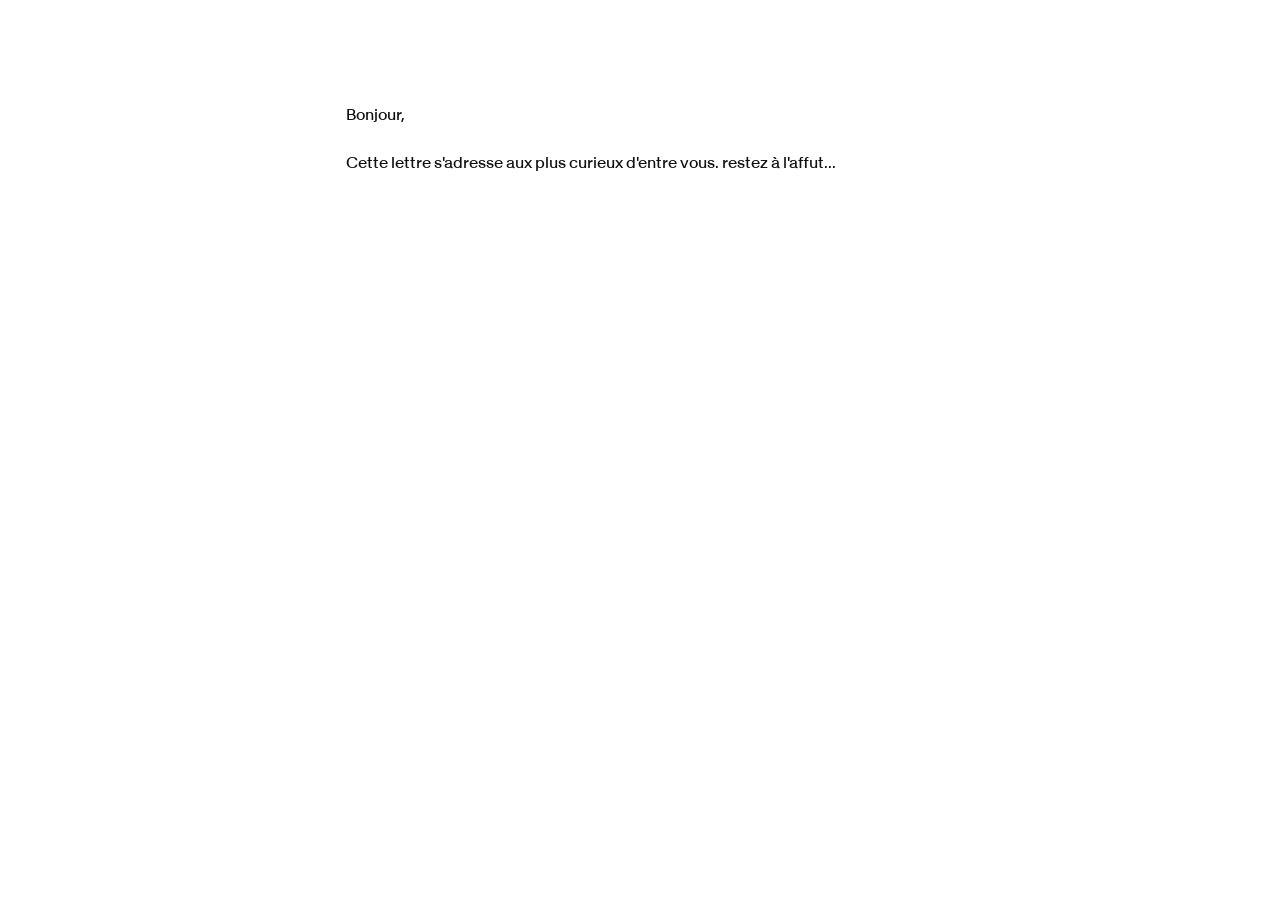
<file: letter.html>
<!DOCTYPE html>
<html lang="en">

<head>
    <meta charset="UTF-8" />
    <meta name="viewport" content="width=device-width, initial-scale=1.0" />
    <link rel="icon" href="IMG/favicon.ico" type="image/x-icon">
    <meta name="theme-color" content="#f7f7f4" />
    <link rel="stylesheet" href="style.css" />

</head>

<body>
    <main class="main main--home">
        <header class="home-header">
            <p style="width: 100%; align-items: center;">

                Bonjour, <br><br>

                Cette lettre s'adresse aux plus curieux d'entre vous. restez à l'affut...

            </p>
        </header>
    </main>
</body>
</file>
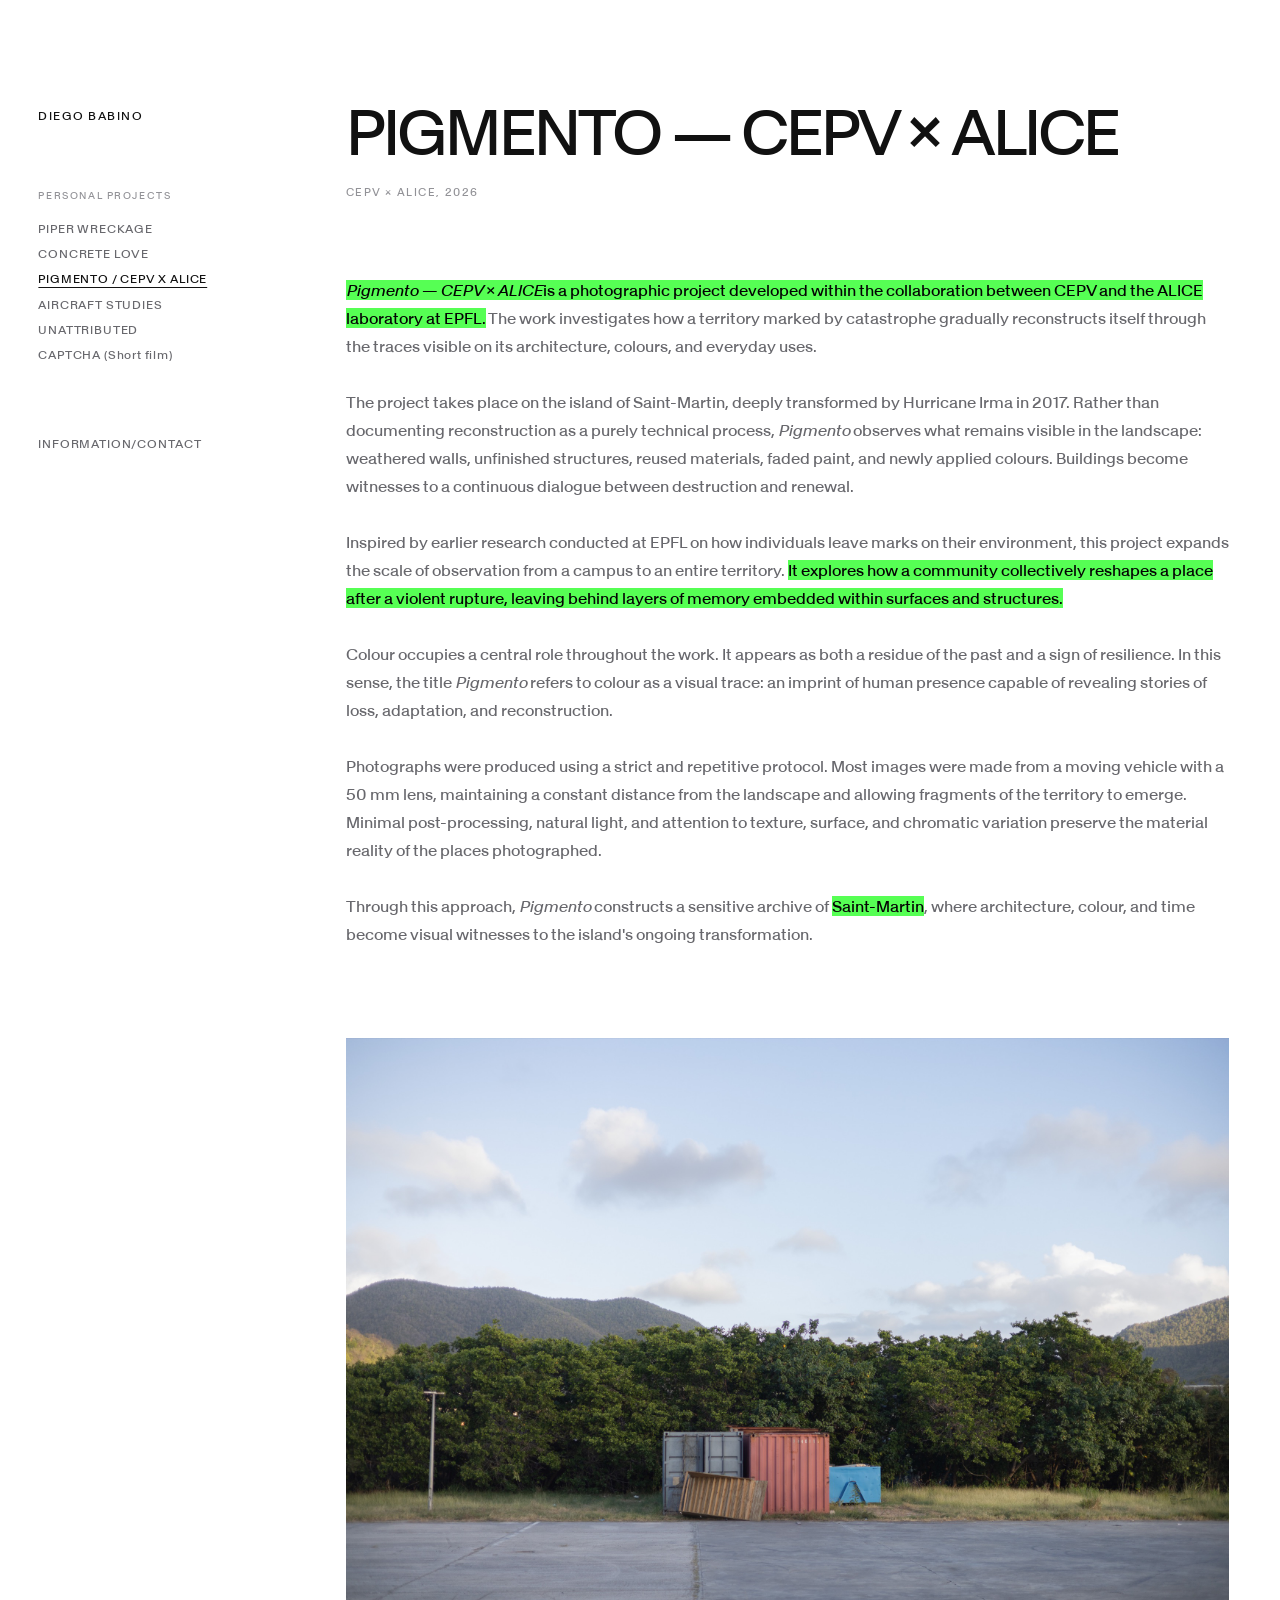
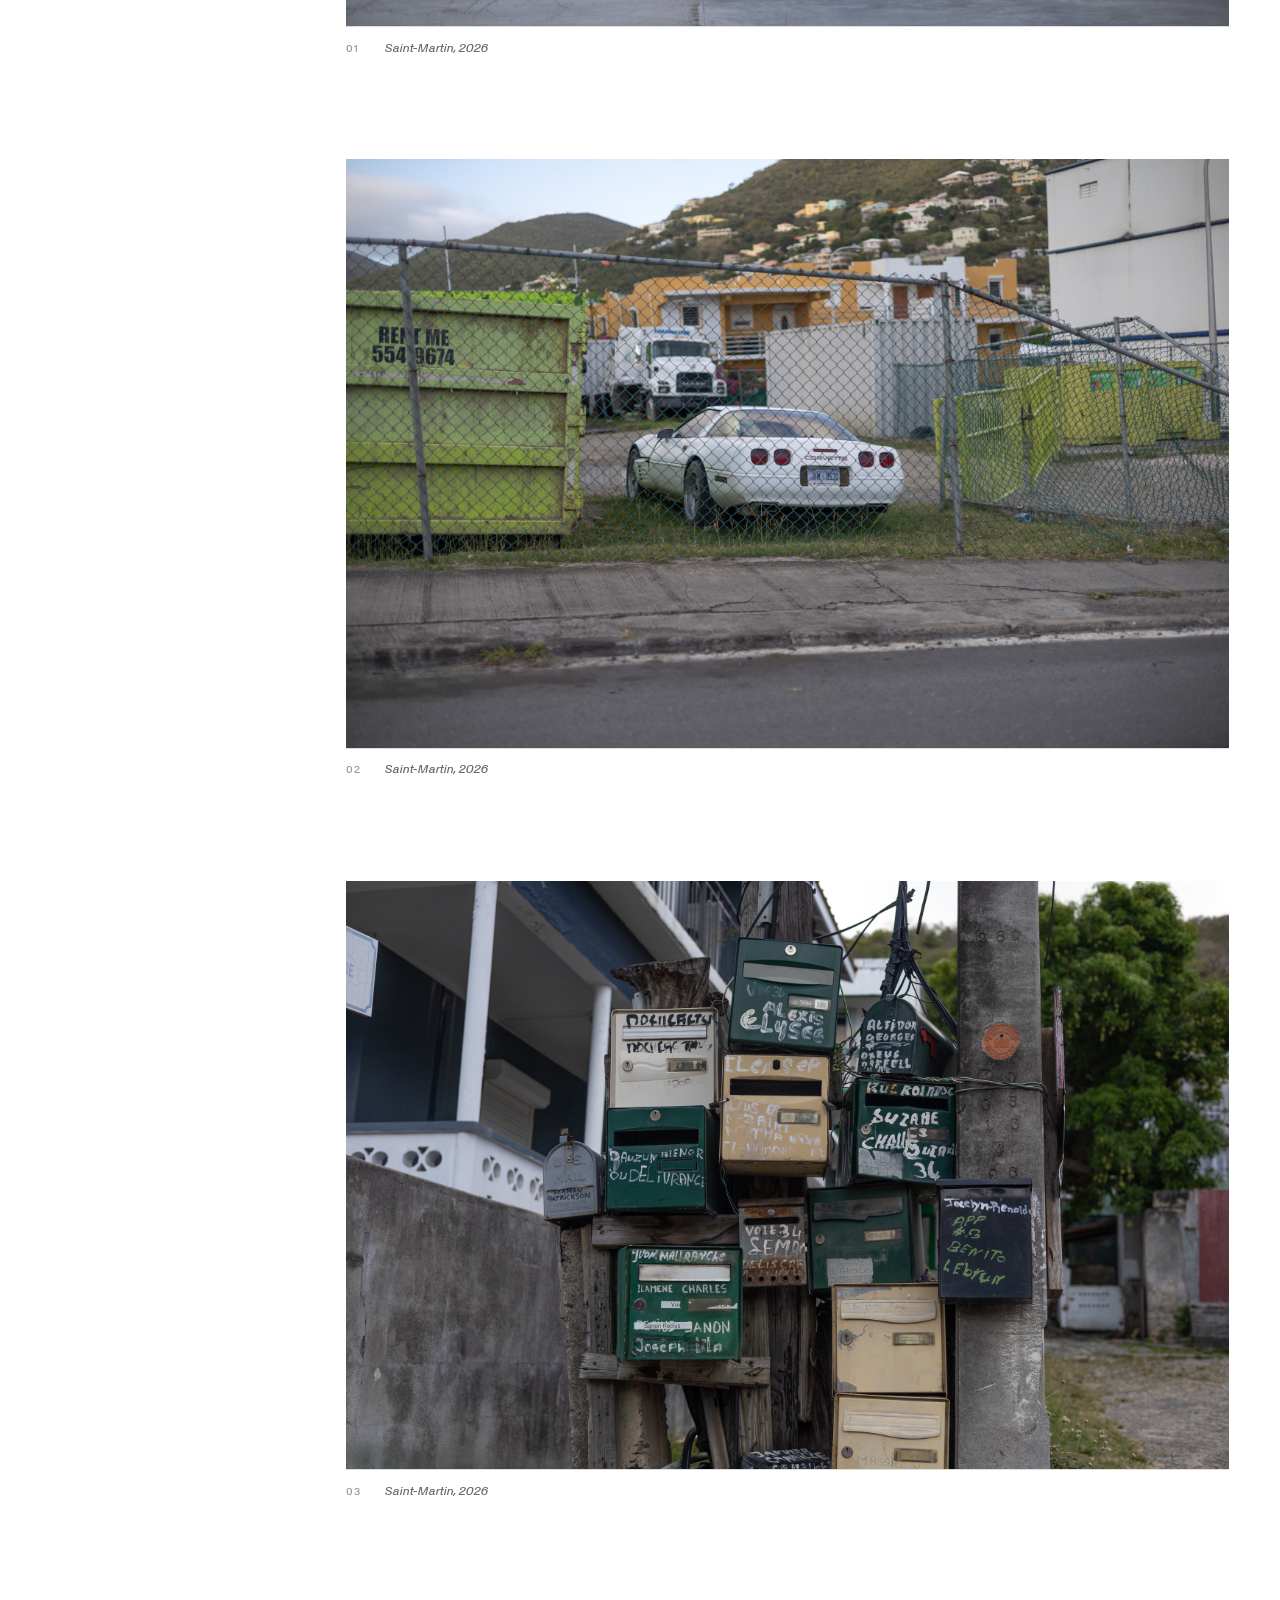
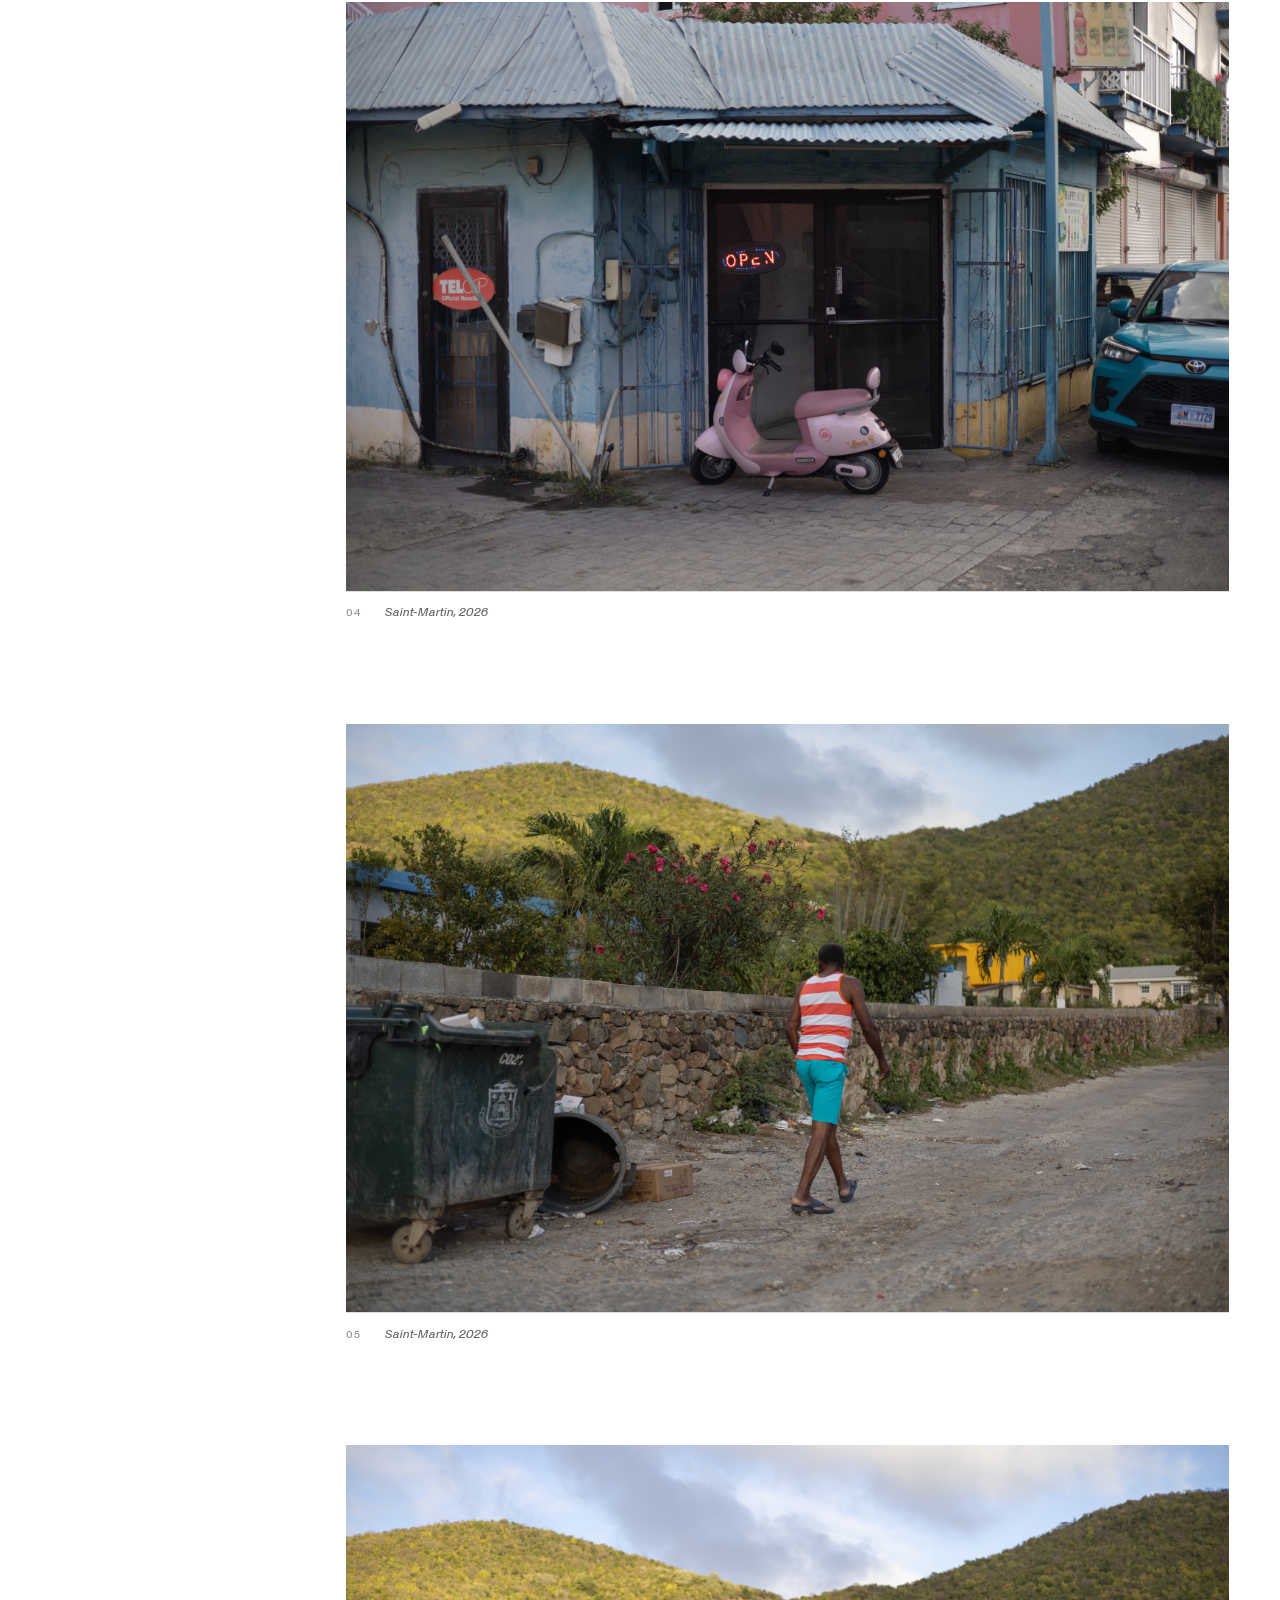
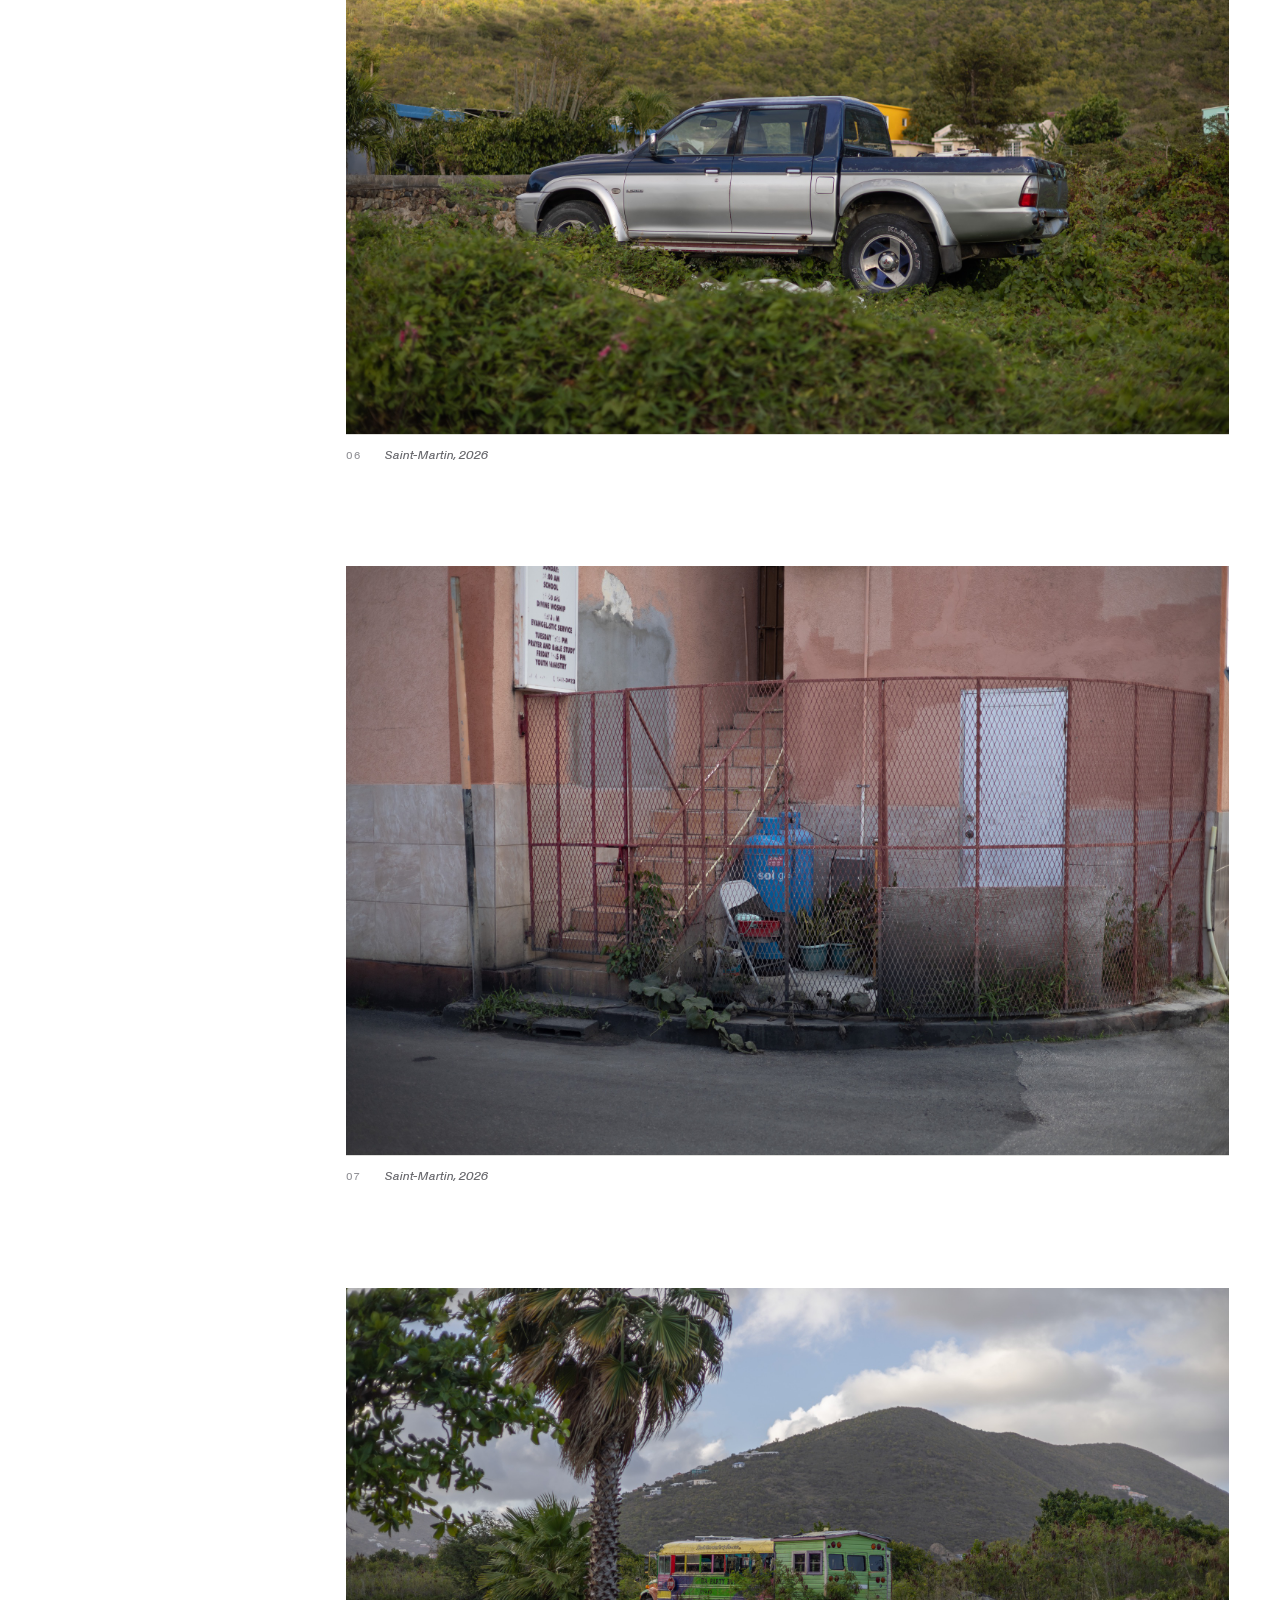
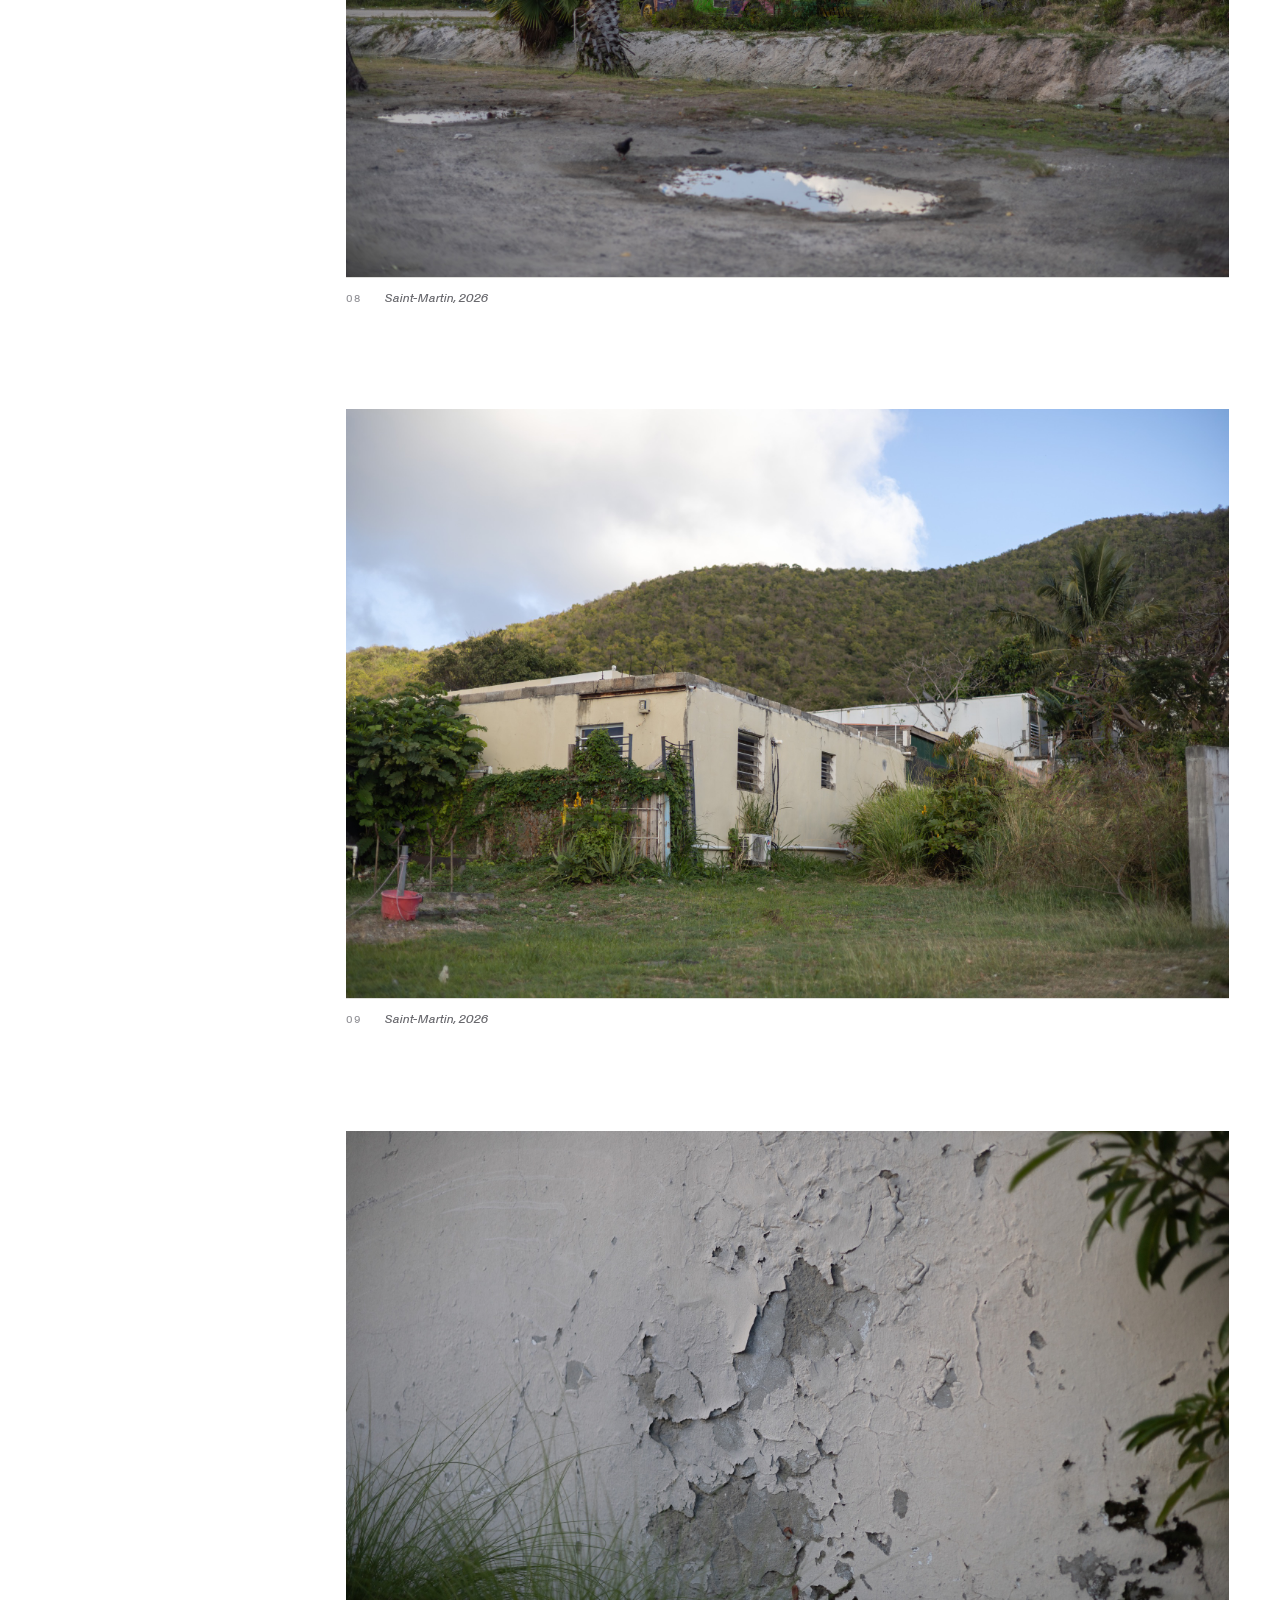
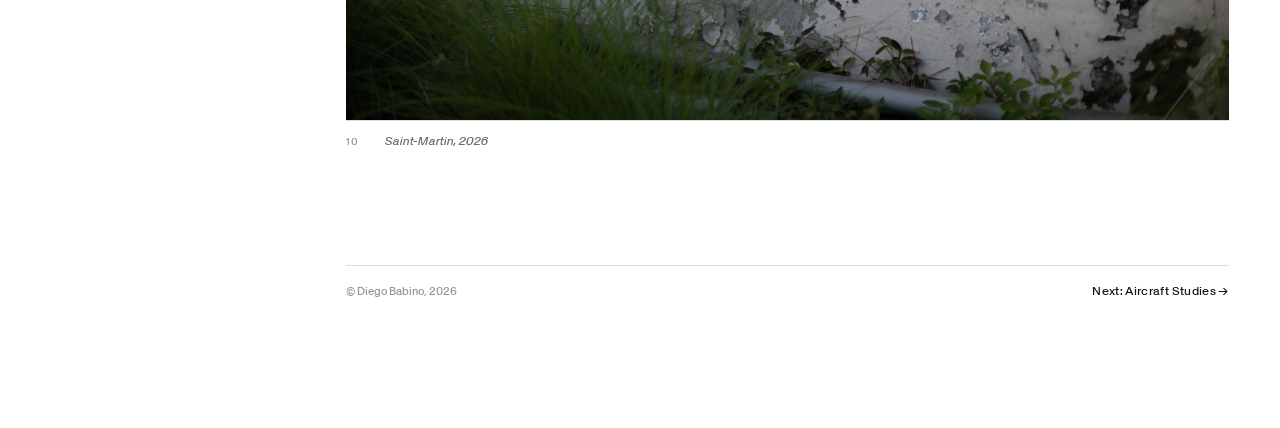
<file: pigmento_cepv_alice.html>
<!DOCTYPE html>
<html lang="en">

<head>
    <meta charset="UTF-8" />
    <meta name="viewport" content="width=device-width, initial-scale=1.0" />
    <link rel="icon" href="IMG/favicon.ico" type="image/x-icon">
    <meta name="theme-color" content="#f7f7f4" />
    <meta name="robots" content="index, follow" />
    <link rel="canonical" href="https://ushinaya.com/pigmento_cepv_alice.html" />

    <title>Pigmento — Saint-Martin Photography | Diego Babino</title>

    <meta name="description"
        content="Pigmento is a Diego Babino photographic project on Saint-Martin's reconstruction after Hurricane Irma, observed through architecture, colour, and material traces." />

    <meta name="keywords"
        content="Pigmento, Diego Babino, CEPV, ALICE EPFL, Saint-Martin, Sint Maarten, Hurricane Irma, reconstruction, documentary photography, contemporary photography, architecture photography, landscape photography, colour photography, visual memory, territorial transformation, Caribbean, Swiss photographer, EPFL, Centre d'enseignement professionnel de Vevey, photographic archive" />

    <meta name="author" content="Diego Babino" />

    <meta property="og:title" content="Pigmento — CEPV × ALICE, Saint-Martin by Diego Babino" />
    <meta property="og:description"
        content="A photographic exploration of Saint-Martin after Hurricane Irma, observing reconstruction through architecture, colours, surfaces, and traces left within the landscape." />
    <meta property="og:type" content="article" />
    <meta property="og:site_name" content="Diego Babino — Photography" />
    <meta property="og:locale" content="en_GB" />
    <meta property="og:url" content="https://ushinaya.com/pigmento_cepv_alice.html" />
    <meta property="og:image" content="https://ushinaya.com/IMG/PigmentoCepvAlice/IMG_0886.jpg" />
    <meta property="og:image:alt" content="Pigmento — CEPV × ALICE, Saint-Martin" />

    <meta name="twitter:card" content="summary_large_image" />
    <meta name="twitter:title" content="Pigmento — CEPV × ALICE, Saint-Martin by Diego Babino" />
    <meta name="twitter:description"
        content="A photographic project exploring reconstruction, memory, and transformation in Saint-Martin after Hurricane Irma through architecture, colour, and material traces." />
    <meta name="twitter:image" content="https://ushinaya.com/IMG/PigmentoCepvAlice/IMG_0886.jpg" />
    <meta name="twitter:image:alt" content="Pigmento — CEPV × ALICE, Saint-Martin" />
    <link rel="preload" as="image" href="IMG/PigmentoCepvAlice/IMG_0886-web-2400.jpg" />

    <link rel="stylesheet" href="style.css" />

    <script type="application/ld+json">
        {
          "@context": "https://schema.org",
          "@type": "VisualArtwork",
          "@id": "https://ushinaya.com/pigmento_cepv_alice.html#work",
          "name": "Pigmento — CEPV × ALICE",
          "description": "A photographic project observing the reconstruction of Saint-Martin after Hurricane Irma through architecture, colour, and material traces.",
          "creator": {
            "@type": "Person",
            "name": "Diego Babino",
            "url": "https://ushinaya.com/info.html"
          },
          "url": "https://ushinaya.com/pigmento_cepv_alice.html",
          "image": "https://ushinaya.com/IMG/PigmentoCepvAlice/IMG_0886.jpg",
          "artform": "Photography",
          "inLanguage": "en"
        }
    </script>
</head>

<body data-lightbox="project">

    <!-- LEFT NAV -->
    <button class="menu-toggle" type="button" aria-controls="site-nav" aria-expanded="false" aria-label="Open navigation">☰</button>
    <div id="nav-container"></div>

    <main class="main">

        <header class="project-header">
            <h1 class="project-title">PIGMENTO — CEPV × ALICE</h1>
            <p class="project-year">CEPV × ALICE, 2026</p>

            <br>

            <section class="project-intro">
                <p>
                    <span class="highlight"><i>Pigmento — CEPV × ALICE</i>is a photographic project developed within the collaboration between
                    CEPV and the ALICE laboratory at EPFL.</span>  The work investigates how a territory marked by
                    catastrophe gradually reconstructs itself through the traces visible on its architecture,
                    colours, and everyday uses.

                    <br><br>

                    The project takes place on the island of Saint-Martin, deeply transformed by Hurricane
                    Irma in 2017. Rather than documenting reconstruction as a purely technical process,
                    <i>Pigmento</i> observes what remains visible in the landscape: weathered walls,
                    unfinished structures, reused materials, faded paint, and newly applied colours.
                    Buildings become witnesses to a continuous dialogue between destruction and renewal.

                    <br><br>

                    Inspired by earlier research conducted at EPFL on how individuals leave marks on their
                    environment, this project expands the scale of observation from a campus to an entire
                    territory. <span class="highlight">It explores how a community collectively reshapes a place after a violent
                    rupture, leaving behind layers of memory embedded within surfaces and structures. </span>

                    <br><br>

                    Colour occupies a central role throughout the work. It appears as both a residue of the
                    past and a sign of resilience. In this sense, the title <i>Pigmento</i> refers to colour
                    as a visual trace: an imprint of human presence capable of revealing stories of loss,
                    adaptation, and reconstruction.

                    <br><br>

                    Photographs were produced using a strict and repetitive protocol. Most images were made
                    from a moving vehicle with a 50 mm lens, maintaining a constant distance from the
                    landscape and allowing fragments of the territory to emerge. Minimal post-processing,
                    natural light, and attention to texture, surface, and chromatic variation preserve the
                    material reality of the places photographed.

                    <br><br>

                    Through this approach, <i>Pigmento</i> constructs a sensitive archive of <span class="highlight">Saint-Martin</span>,
                    where architecture, colour, and time become visual witnesses to the island's ongoing
                    transformation.
                </p>
            </section>
        </header>
        <div class="photo-series">

            <figure class="photo-block photo-block--full">
                <img src="IMG/PigmentoCepvAlice/IMG_0886-web-2400.jpg"
                    alt="Shipping containers on an empty lot in Saint-Martin, traces of reconstruction after Hurricane Irma"
                    width="6206" height="4137" loading="eager" fetchpriority="high" decoding="async" />
                <figcaption>
                    <span class="caption-num">01</span>
                    <span class="caption-text">Saint-Martin, 2026</span>
                </figcaption>
            </figure>

            <figure class="photo-block photo-block--full">
                <img src="IMG/PigmentoCepvAlice/IMG_0817-web-2400.jpg"
                    alt="White Corvette parked behind a fence in an urban area of Saint-Martin" width="6240" height="4160" loading="lazy" decoding="async" />
                <figcaption>
                    <span class="caption-num">02</span>
                    <span class="caption-text">Saint-Martin, 2026</span>
                </figcaption>
            </figure>

            <figure class="photo-block photo-block--full">
                <img src="IMG/PigmentoCepvAlice/IMG_1114-web-2400.jpg"
                    alt="Improvised cluster of mailboxes in a residential neighbourhood of Saint-Martin"
                    width="6240" height="4160" loading="lazy" decoding="async" />
                <figcaption>
                    <span class="caption-num">03</span>
                    <span class="caption-text">Saint-Martin, 2026</span>
                </figcaption>
            </figure>

            <figure class="photo-block photo-block--full">
                <img src="IMG/PigmentoCepvAlice/IMG_0772-web-2400.jpg"
                    alt="Pink scooter parked in front of a blue bar in Saint-Martin" width="6240" height="4160" loading="lazy" decoding="async" />
                <figcaption>
                    <span class="caption-num">04</span>
                    <span class="caption-text">Saint-Martin, 2026</span>
                </figcaption>
            </figure>

            <figure class="photo-block photo-block--full">
                <img src="IMG/PigmentoCepvAlice/IMG_0846-web-2400.jpg"
                    alt="Man walking away across a rocky terrain in Saint-Martin" width="6240" height="4160" loading="lazy" decoding="async" />
                <figcaption>
                    <span class="caption-num">05</span>
                    <span class="caption-text">Saint-Martin, 2026</span>
                </figcaption>
            </figure>

            <figure class="photo-block photo-block--full">
                <img src="IMG/PigmentoCepvAlice/IMG_0844-web-2400.jpg"
                    alt="Abandoned car hidden in tropical vegetation in Saint-Martin" width="6240" height="4160" loading="lazy" decoding="async" />
                <figcaption>
                    <span class="caption-num">06</span>
                    <span class="caption-text">Saint-Martin, 2026</span>
                </figcaption>
            </figure>

            <figure class="photo-block photo-block--full">
                <img src="IMG/PigmentoCepvAlice/IMG_0775-web-2400.jpg"
                    alt="Wire fence crossing a residential neighbourhood in Saint-Martin" width="6240" height="4160" loading="lazy" decoding="async" />
                <figcaption>
                    <span class="caption-num">07</span>
                    <span class="caption-text">Saint-Martin, 2026</span>
                </figcaption>
            </figure>

            <figure class="photo-block photo-block--full">
                <img src="IMG/PigmentoCepvAlice/IMG_0795-web-2400.jpg"
                    alt="Former school bus transformed into a mobile nightclub in Saint-Martin" width="6240" height="4160" loading="lazy" decoding="async" />
                <figcaption>
                    <span class="caption-num">08</span>
                    <span class="caption-text">Saint-Martin, 2026</span>
                </figcaption>
            </figure>

            <figure class="photo-block photo-block--full">
                <img src="IMG/PigmentoCepvAlice/IMG_0835-web-2400.jpg"
                    alt="Weathered house surrounded by vegetation in Saint-Martin" width="6240" height="4160" loading="lazy" decoding="async" />
                <figcaption>
                    <span class="caption-num">09</span>
                    <span class="caption-text">Saint-Martin, 2026</span>
                </figcaption>
            </figure>

            <figure class="photo-block photo-block--full">
                <img src="IMG/PigmentoCepvAlice/IMG_0956-web-2400.jpg"
                    alt="Surface marked by erosion, colour and traces of use in Saint-Martin" width="6240" height="4160" loading="lazy" decoding="async" />
                <figcaption>
                    <span class="caption-num">10</span>
                    <span class="caption-text">Saint-Martin, 2026</span>
                </figcaption>
            </figure>
        </div>


    <footer class="project-footer">
      <span>© Diego Babino, 2026</span>
      <a href="aircraft_studies.html" class="next-project">Next: Aircraft Studies →</a>
    </footer>

    </main>

</body>
<script src="main.js" defer></script>

</html>
</file>
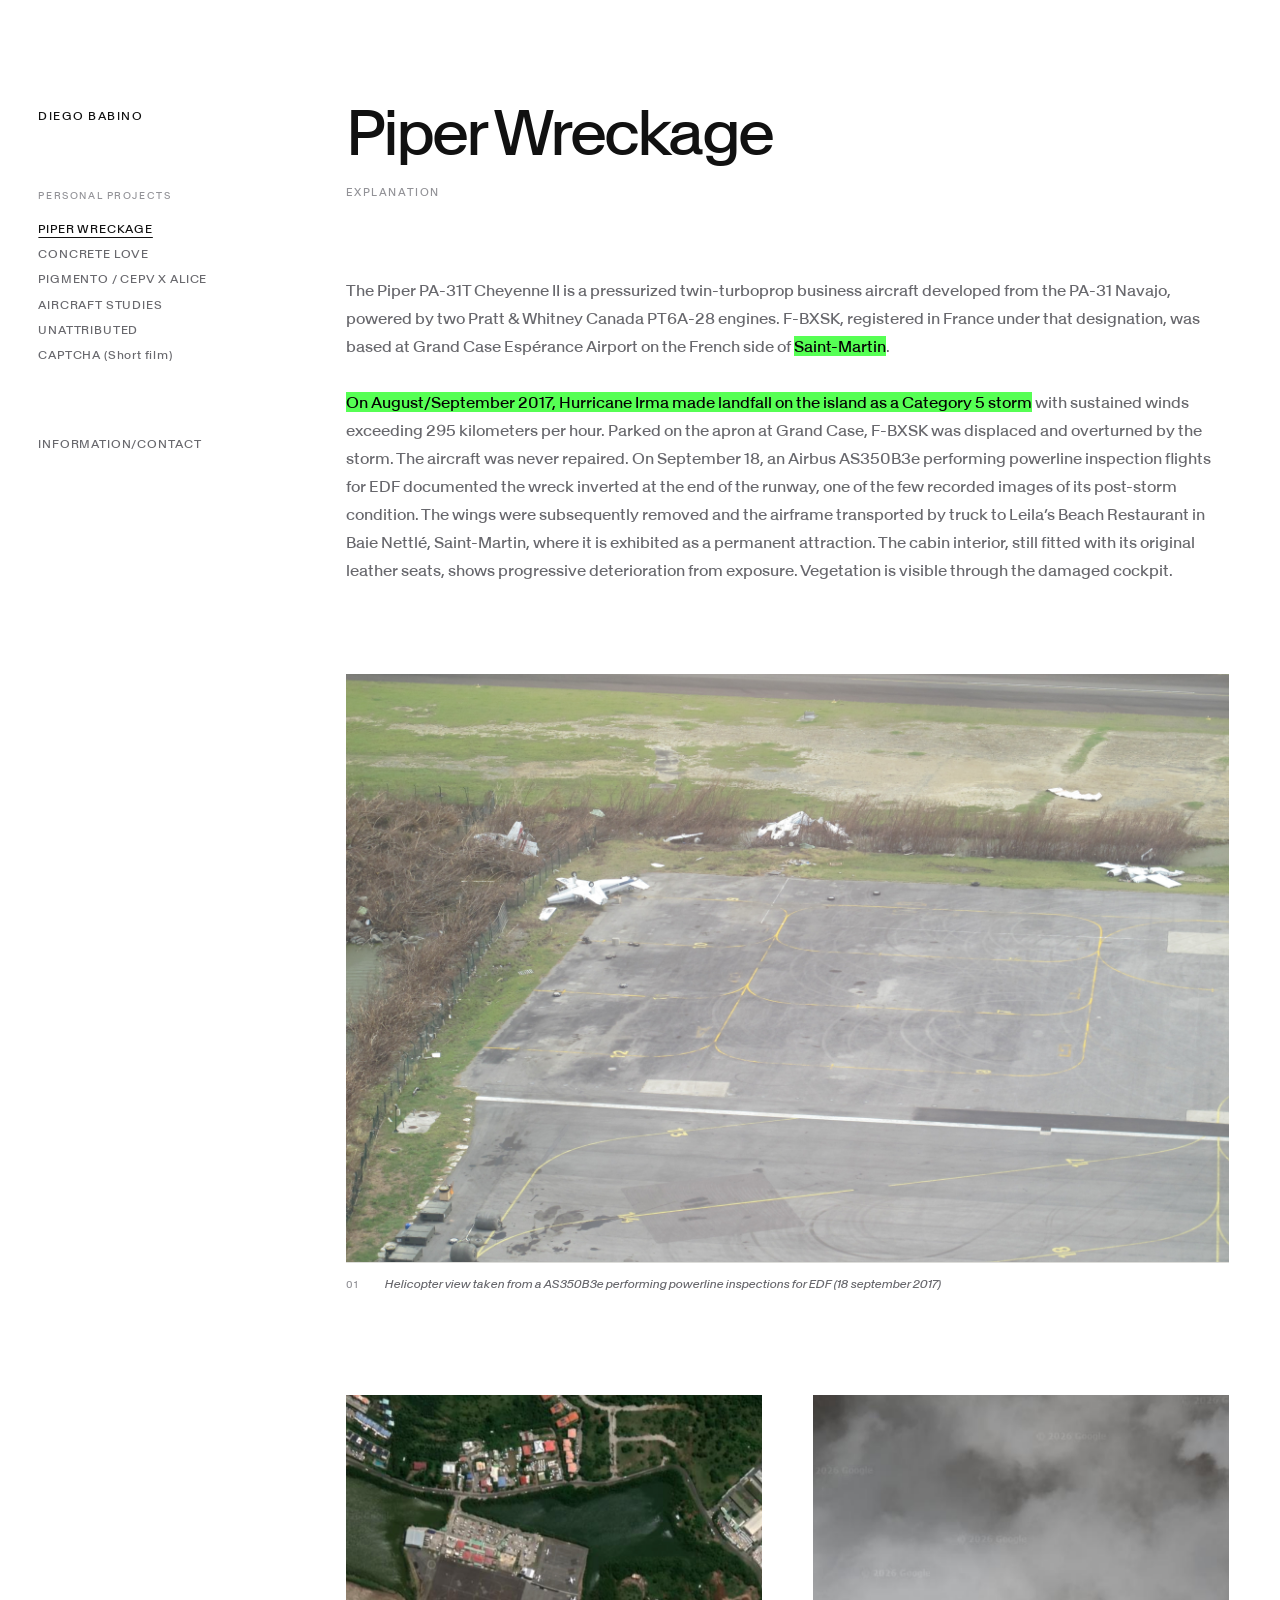
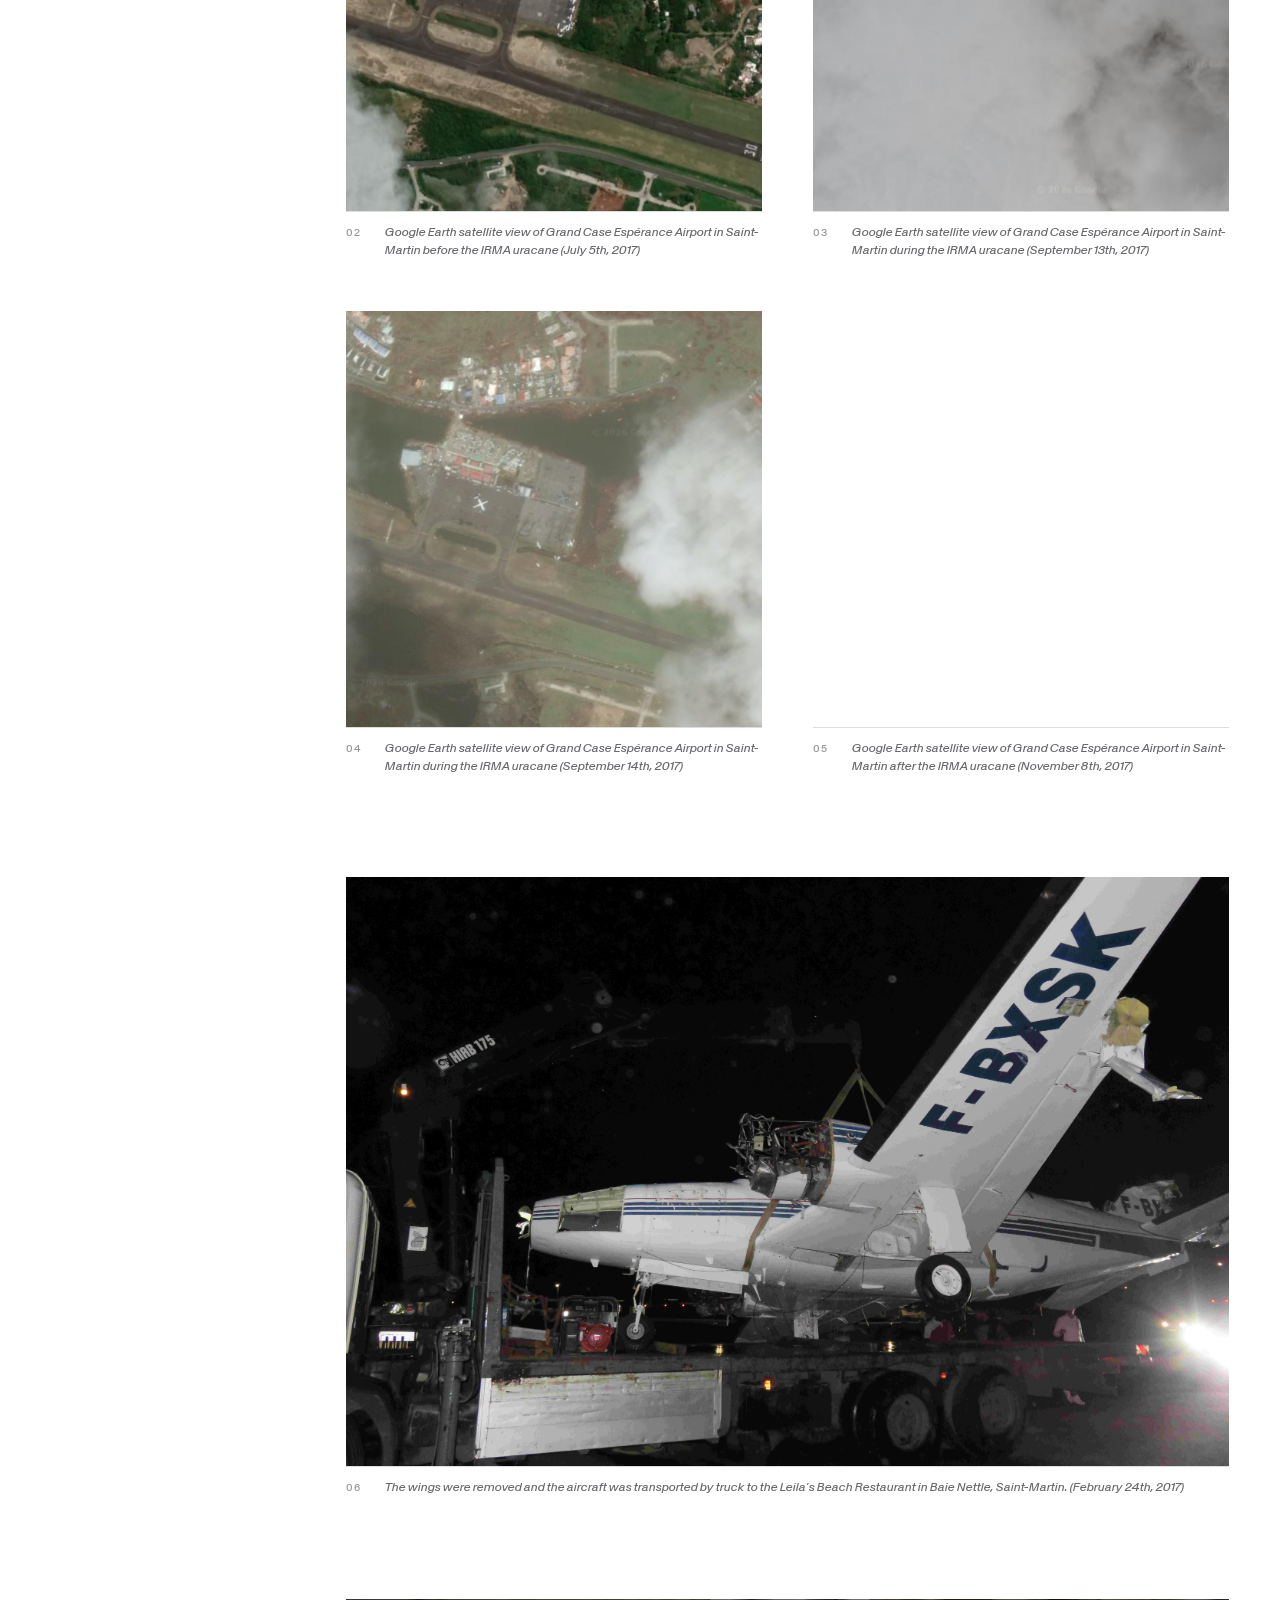
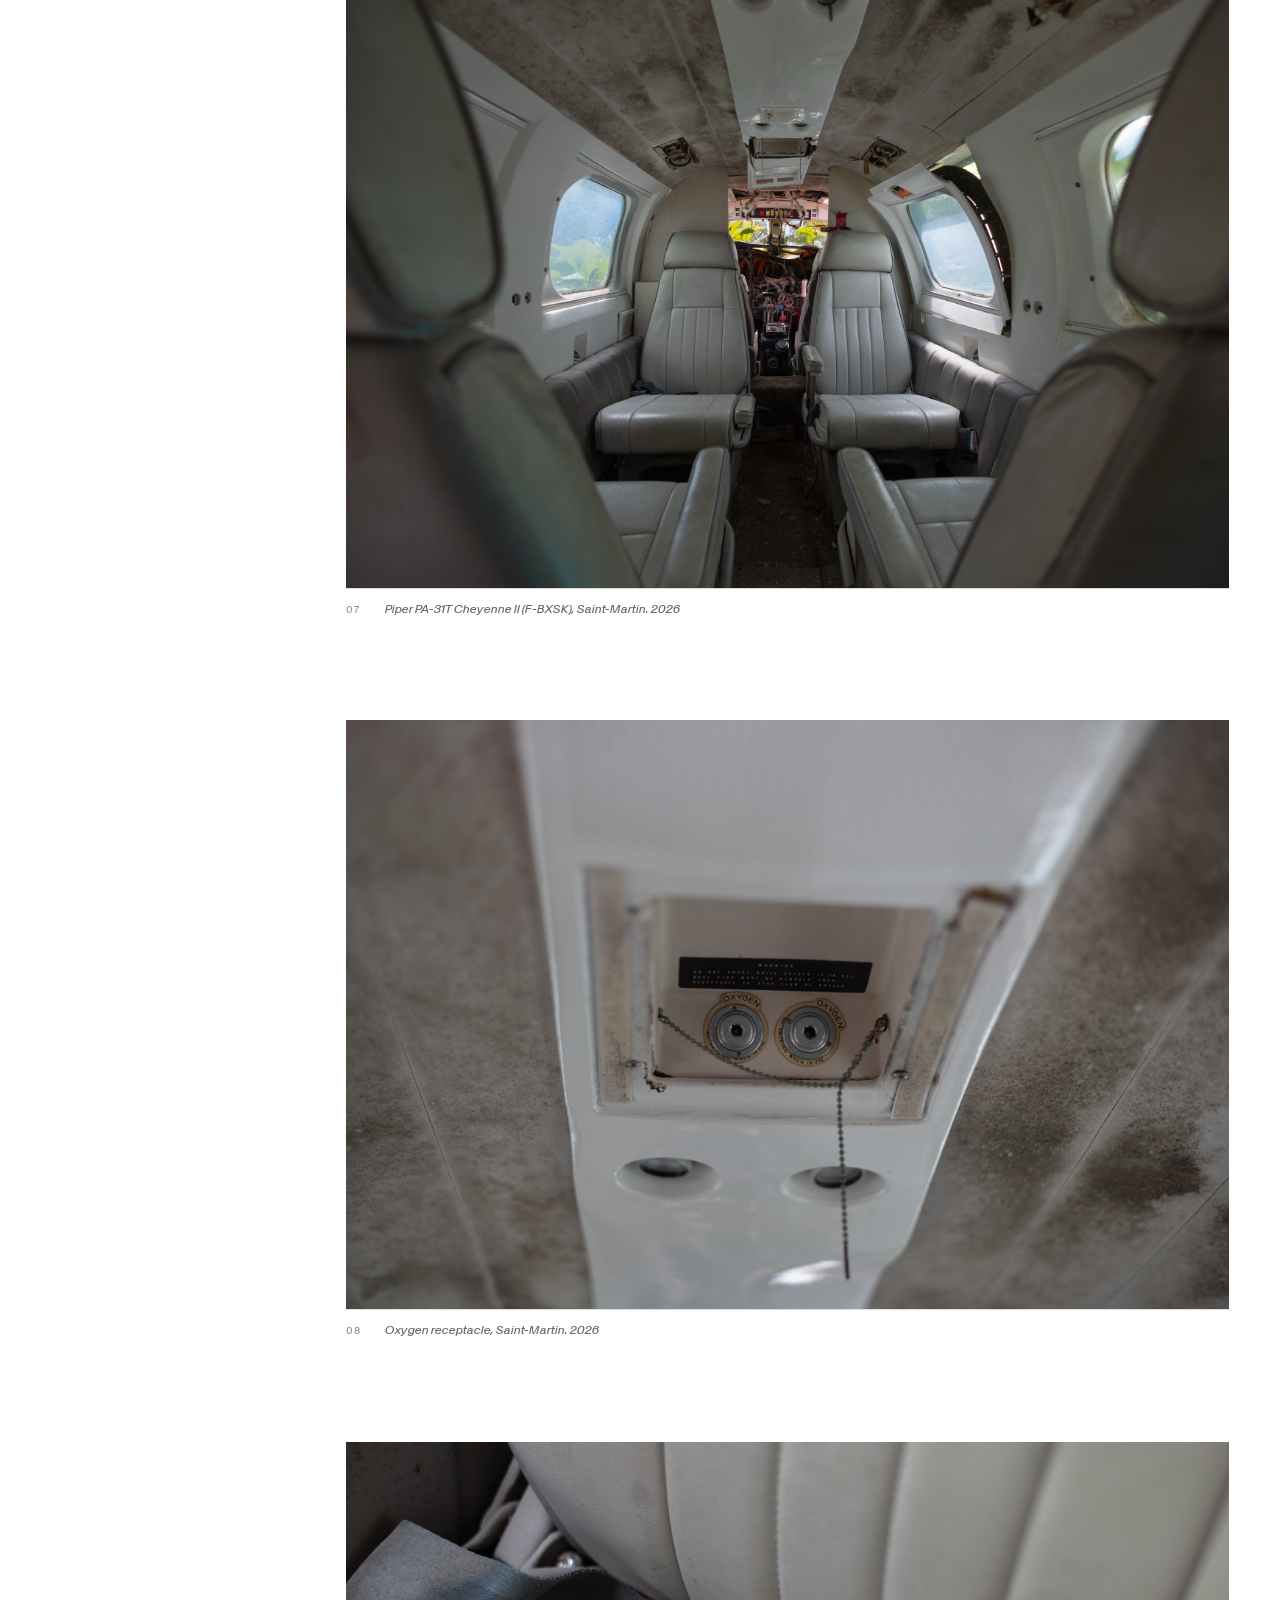
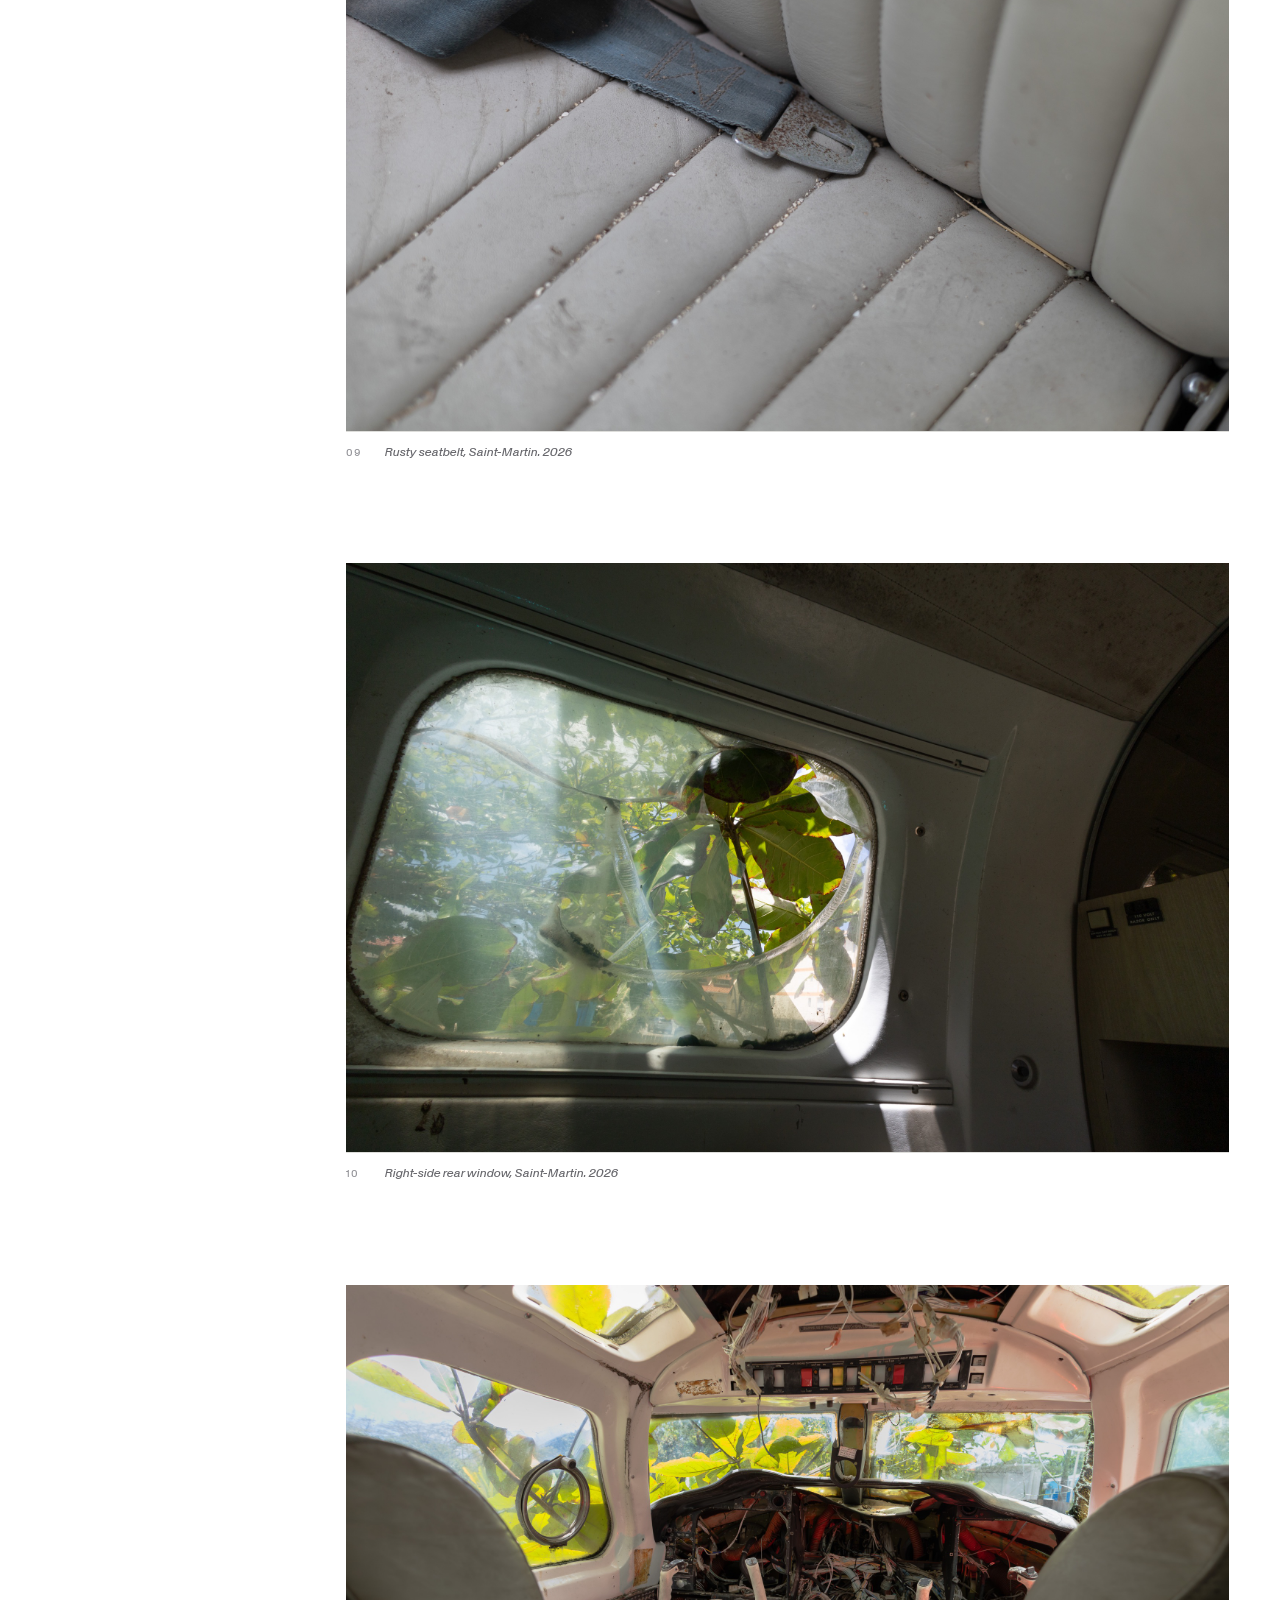
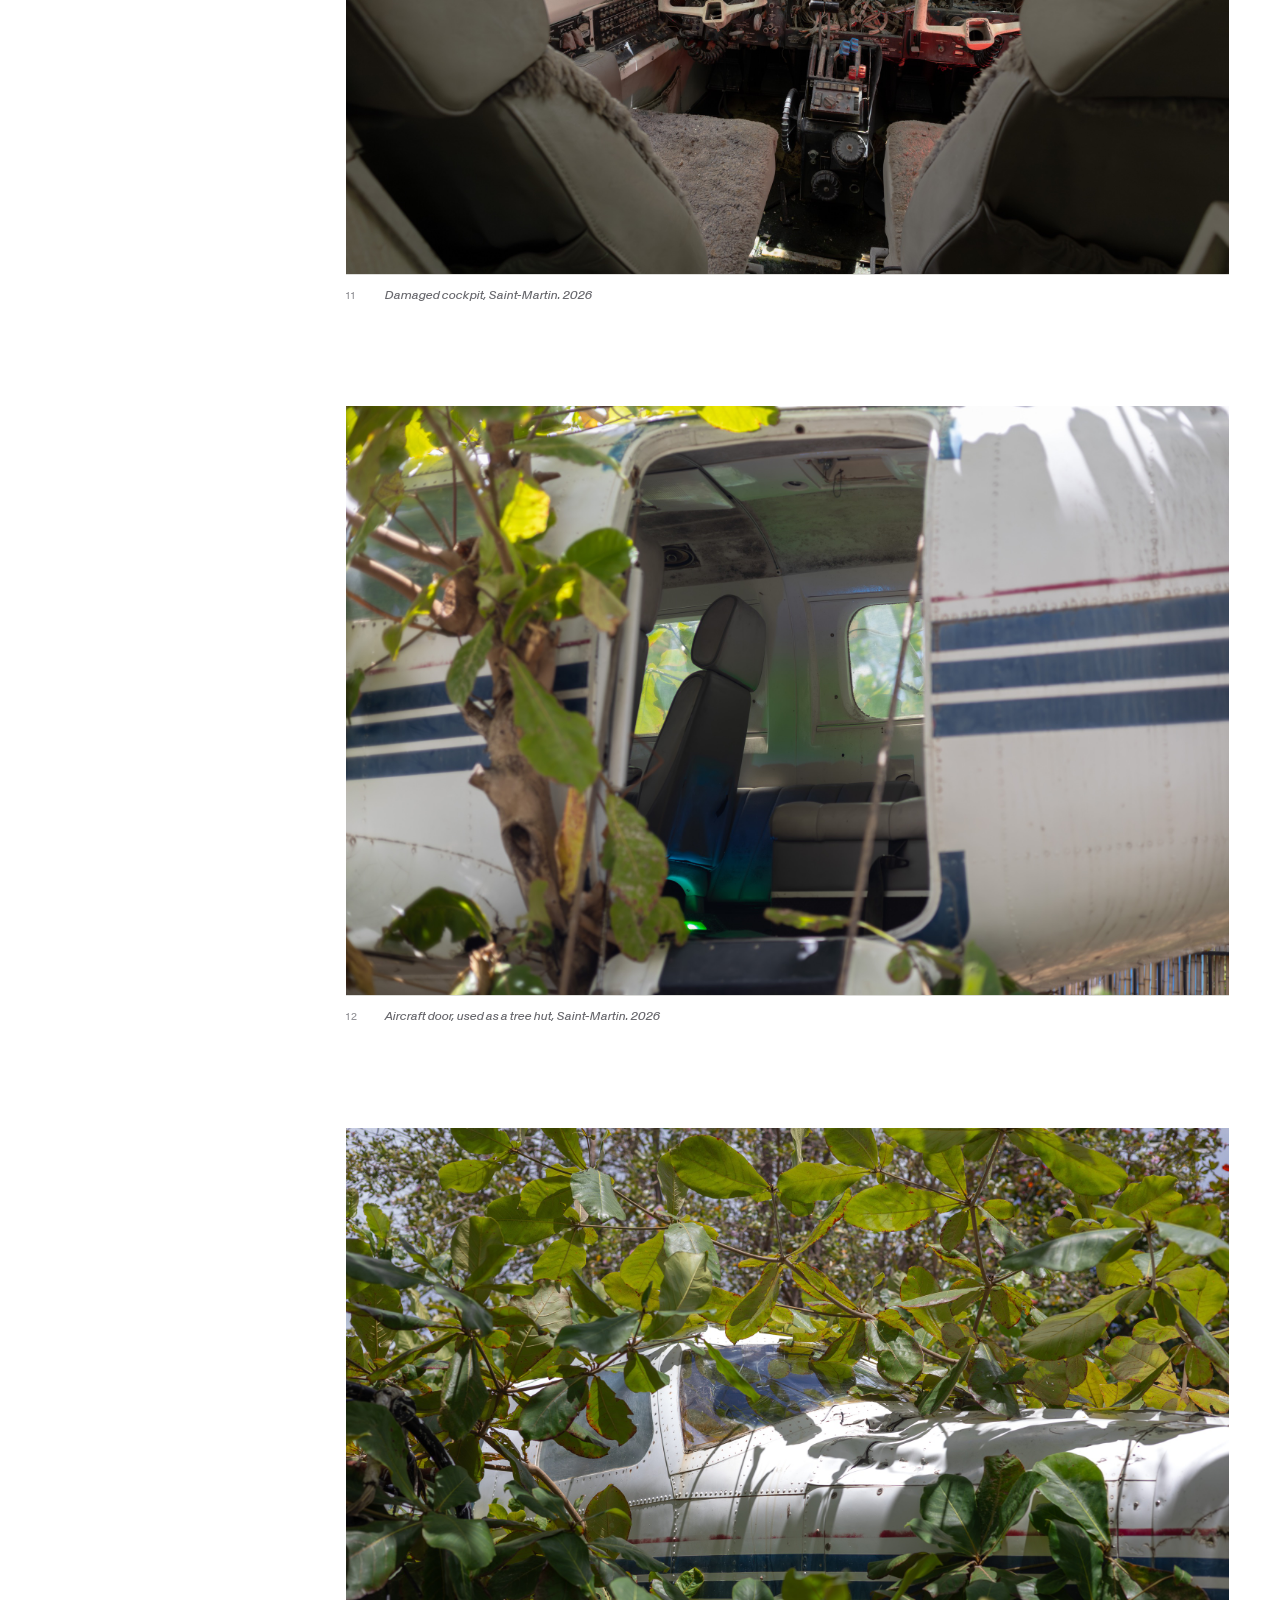
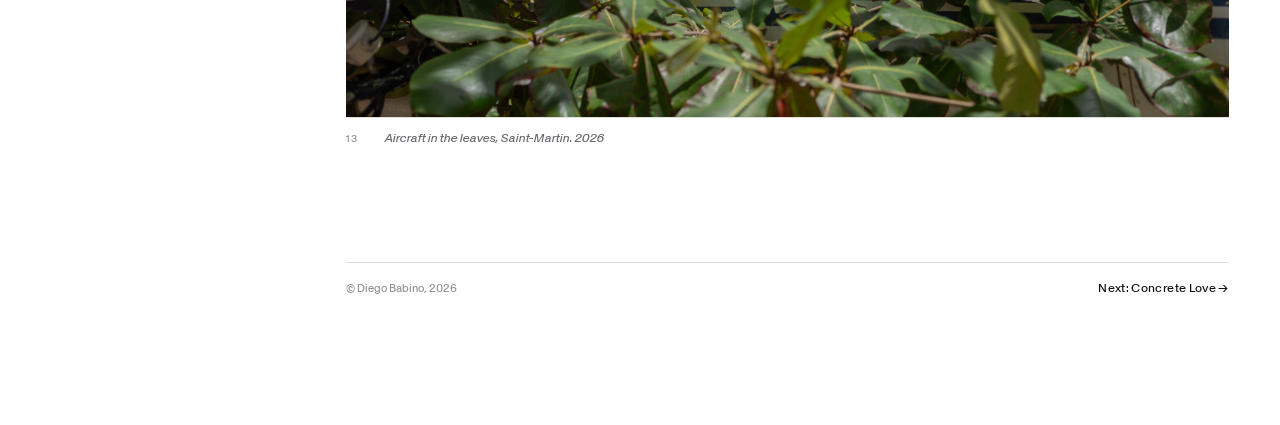
<file: piper_wreckage.html>
<!DOCTYPE html>
<html lang="en">

<head>
  <meta charset="UTF-8" />
  <meta name="viewport" content="width=device-width, initial-scale=1.0" />
  <link rel="icon" href="IMG/favicon.ico" type="image/x-icon">
  <meta name="theme-color" content="#f7f7f4" />
  <meta name="robots" content="index, follow" />
  <link rel="canonical" href="https://ushinaya.com/piper_wreckage.html" />
  <title>Piper Wreckage — Documentary Photography by Diego Babino</title>

  <meta name="description"
    content="Documentary photographs of Piper PA-31T Cheyenne II F-BXSK in Saint-Martin, overturned by Hurricane Irma and transformed into an island landmark." />

  <meta name="keywords"
    content="Piper PA-31T Cheyenne II, F-BXSK, aircraft wreckage, airplane wreck, Hurricane Irma, Saint Martin, Saint-Martin aviation, aviation photography, aircraft preservation, abandoned aircraft, aviation history, Grand Case Airport, Caribbean aviation, documentary photography, Diego Babino, aviation documentary, aircraft remains, aviation archaeology, Pratt & Whitney PT6A" />

  <meta name="author" content="Diego Babino" />
  <meta property="og:title" content="Piper Wreckage — F-BXSK, Saint-Martin" />
  <meta property="og:description"
    content="A photographic exploration of the Piper PA-31T Cheyenne II F-BXSK, overturned by Hurricane Irma and preserved today as a landmark in Saint-Martin." />
  <meta property="og:type" content="article" />
  <meta property="og:site_name" content="Diego Babino — Photography" />
  <meta property="og:locale" content="en_GB" />
  <meta property="og:url" content="https://ushinaya.com/piper_wreckage.html" />
  <meta property="og:image" content="https://ushinaya.com/IMG/WreckImg/IMG_0990.jpg" />
  <meta property="og:image:alt" content="Piper PA-31T Cheyenne II aircraft wreckage in Saint-Martin" />

  <meta name="twitter:card" content="summary_large_image" />
  <meta name="twitter:title" content="Piper Wreckage — F-BXSK, Saint-Martin" />
  <meta name="twitter:description"
    content="Documentary photographs of the Piper PA-31T Cheyenne II F-BXSK, a survivor of Hurricane Irma in Saint-Martin." />
  <meta name="twitter:image" content="https://ushinaya.com/IMG/WreckImg/IMG_0990.jpg" />
  <meta name="twitter:image:alt" content="Piper PA-31T Cheyenne II aircraft wreckage in Saint-Martin" />
  <link rel="preload" as="image" href="IMG/WreckImg/IMG_0990-web-2400.jpg" />
  <link rel="stylesheet" href="style.css" />

  <script type="application/ld+json">
    {
      "@context": "https://schema.org",
      "@type": "VisualArtwork",
      "@id": "https://ushinaya.com/piper_wreckage.html#work",
      "name": "Piper Wreckage",
      "description": "A photographic exploration of the Piper PA-31T Cheyenne II F-BXSK, overturned by Hurricane Irma and preserved today as a landmark in Saint-Martin.",
      "creator": {
        "@type": "Person",
        "name": "Diego Babino",
        "url": "https://ushinaya.com/info.html"
      },
      "url": "https://ushinaya.com/piper_wreckage.html",
      "image": "https://ushinaya.com/IMG/WreckImg/IMG_0990.jpg",
      "artform": "Photography",
      "inLanguage": "en"
    }
  </script>
</head>

<body data-lightbox="project">

  <!-- LEFT NAV -->
  <button class="menu-toggle" type="button" aria-controls="site-nav" aria-expanded="false"
    aria-label="Open navigation">☰</button>
  <div id="nav-container"></div>

  <main class="main">

    <header class="project-header">
      <h1 class="project-title">Piper Wreckage</h1>
      <p class="project-year">Explanation</p>
      <br>
      <section class="project-intro">
        <p>The Piper PA-31T Cheyenne II is a pressurized twin-turboprop business aircraft developed from the PA-31
          Navajo, powered by two Pratt & Whitney Canada PT6A-28 engines. F-BXSK, registered in France under that
          designation,
          was based at Grand Case Espérance Airport on the French side of <span class="highlight">Saint-Martin</span>.
          <br>
          <br>
          <span class="highlight">On August/September 2017, Hurricane Irma made landfall on the island as a Category 5
            storm</span> with sustained winds
          exceeding 295 kilometers per hour. Parked on the apron at Grand Case, F-BXSK was displaced and overturned by
          the storm. The aircraft was never repaired. On September 18, an Airbus AS350B3e performing powerline
          inspection flights for EDF documented the wreck inverted at the end of the runway, one of the few recorded
          images of its post-storm condition. The wings were subsequently removed and the airframe transported by
          truck to Leila’s Beach Restaurant in Baie Nettlé, Saint-Martin, where it is exhibited as a permanent
          attraction. The cabin interior, still fitted with its original leather seats, shows progressive
          deterioration from exposure. Vegetation is visible through the damaged cockpit.
        </p>
      </section>
    </header>

    <div class="photo-series">

      <figure class="photo-block photo-block--full">
        <img src="IMG/WreckImg/20170906_PAY2_F-BXSK _3208.JPG"
          alt="Piper PA-31T Cheyenne II F-BXSK wreckage in Saint-Martin" width="6240" height="4160" loading="eager"
          fetchpriority="high" decoding="async" />
        <figcaption>
          <span class="caption-num">01</span>
          <span class="caption-text">Helicopter view taken from a AS350B3e performing powerline inspections for EDF
          (18 september 2017)</span>
        </figcaption>
      </figure>

      <div class="vertical-block">
        <!-- IMAGES -->
        <figure class="photo-block photo-block--portraitCarre">
          <img src="IMG/WreckImg/5Juillet2017.png"
            alt="Satellite view of Grand Case l'Espérance Airport in Saint-Martin before the uracane" width="2362"
            height="3543" loading="eager" fetchpriority="high" decoding="async" />
          <figcaption>
            <span class="caption-num">02</span>
            <span class="caption-text">Google Earth satellite view of Grand Case Espérance Airport in Saint-Martin
              before the IRMA uracane (July 5th, 2017)</span>
          </figcaption>
        </figure>

        <figure class="photo-block photo-block--portraitCarre">
          <img src="IMG/WreckImg/13Sept2017.png"
            alt="Satellite view of Grand Case l'Espérance Airport in Saint-Martin during the uracane" width="2362"
            height="3543" loading="lazy" decoding="async" />
          <figcaption>
            <span class="caption-num">03</span>
            <span class="caption-text">Google Earth satellite view of Grand Case Espérance Airport in Saint-Martin
              during the IRMA uracane (September 13th, 2017)</span>
          </figcaption>
        </figure>

        <!-- IMAGES -->
        <figure class="photo-block photo-block--portraitCarre">
          <img src="IMG/WreckImg/14Sept2017.png"
            alt="Satellite view of Grand Case l'Espérance Airport in Saint-Martin during Hurricane Irma" width="2362"
            height="3543" loading="eager" fetchpriority="high" decoding="async" />
          <figcaption>
            <span class="caption-num">04</span>
            <span class="caption-text">Google Earth satellite view of Grand Case Espérance Airport in Saint-Martin
              during the IRMA uracane (September 14th, 2017)</span>
          </figcaption>
        </figure>

        <figure class="photo-block photo-block--portraitCarre">
          <img src="IMG/WreckImg/8Nov2017.png"
            alt="Satellite view of Grand Case l'Espérance Airport in Saint-Martin after the uracane" width="2362"
            height="3543" loading="lazy" decoding="async" />
          <figcaption>
            <span class="caption-num">05</span>
            <span class="caption-text">Google Earth satellite view of Grand Case Espérance Airport in Saint-Martin after
              the IRMA uracane (November 8th, 2017)</span>
          </figcaption>
        </figure>
      </div>

      <figure class="photo-block photo-block--full">
        <img src="IMG/WreckImg/20170906_PAY2_F-BXSK _3595-2.jpg"
          alt="Piper PA-31T Cheyenne II F-BXSK wreckage in Saint-Martin" width="6240" height="4160" loading="eager"
          fetchpriority="high" decoding="async" />
        <figcaption>
          <span class="caption-num">06</span>
          <span class="caption-text">The wings were removed and the aircraft was transported by truck to the Leila's
            Beach Restaurant in Baie Nettle, Saint-Martin. (February 24th, 2017)</span>
        </figcaption>
      </figure>

      <figure class="photo-block photo-block--full">
        <img src="IMG/WreckImg/IMG_0990-web-2400.jpg" alt="Piper PA-31T Cheyenne II F-BXSK wreckage in Saint-Martin"
          width="6240" height="4160" loading="eager" fetchpriority="high" decoding="async" />
        <figcaption>
          <span class="caption-num">07</span>
          <span class="caption-text">Piper PA-31T Cheyenne II (F-BXSK), Saint-Martin. 2026</span>
        </figcaption>
      </figure>

      <figure class="photo-block photo-block--full">
        <img src="IMG/WreckImg/IMG_0980-web-2400.jpg" alt="Aircraft oxygen receptacle inside Piper Cheyenne wreck"
          width="6240" height="4160" loading="lazy" decoding="async" />
        <figcaption>
          <span class="caption-num">08</span>
          <span class="caption-text">Oxygen receptacle, Saint-Martin. 2026</span>
        </figcaption>
      </figure>

      <figure class="photo-block photo-block--full">
        <img src="IMG/WreckImg/IMG_1046-web-2400.jpg" alt="Corroded aircraft seatbelt exposed to tropical weather"
          width="6240" height="4160" loading="lazy" decoding="async" />
        <figcaption>
          <span class="caption-num">09</span>
          <span class="caption-text">Rusty seatbelt, Saint-Martin. 2026</span>
        </figcaption>
      </figure>

      <figure class="photo-block photo-block--full">
        <img src="IMG/WreckImg/IMG_1018-web-2400.jpg" alt="Damaged cockpit window of Hurricane Irma aircraft wreck"
          width="6240" height="4160" loading="lazy" decoding="async" />
        <figcaption>
          <span class="caption-num">10</span>
          <span class="caption-text">Right-side rear window, Saint-Martin. 2026</span>
        </figcaption>
      </figure>

      <figure class="photo-block photo-block--full">
        <img src="IMG/WreckImg/IMG_1030-web-2400.jpg" alt="Cockpit instruments inside abandoned Piper Cheyenne"
          width="6240" height="4160" loading="lazy" decoding="async" />
        <figcaption>
          <span class="caption-num">11</span>
          <span class="caption-text">Damaged cockpit, Saint-Martin. 2026</span>
        </figcaption>
      </figure>

      <figure class="photo-block photo-block--full">
        <img src="IMG/WreckImg/IMG_0974-web-2400.jpg" alt="Aircraft cabin door damaged by Hurricane Irma" width="6240"
          height="4160" loading="lazy" decoding="async" />
        <figcaption>
          <span class="caption-num">12</span>
          <span class="caption-text">Aircraft door, used as a tree hut, Saint-Martin. 2026</span>
        </figcaption>
      </figure>

      <figure class="photo-block photo-block--full">
        <img src="IMG/WreckImg/IMG_1083-web-2400.jpg" alt="Piper PA-31T Cheyenne II preserved in Saint-Martin"
          width="6240" height="4160" loading="lazy" decoding="async" />
        <figcaption>
          <span class="caption-num">13</span>
          <span class="caption-text">Aircraft in the leaves, Saint-Martin. 2026</span>
        </figcaption>
      </figure>




    </div>

    <footer class="project-footer">
      <span>© Diego Babino, 2026</span>
      <a href="concrete_love.html" class="next-project">Next: Concrete Love →</a>
    </footer>

  </main>

</body>
<script src="main.js" defer></script>

</html>
</file>
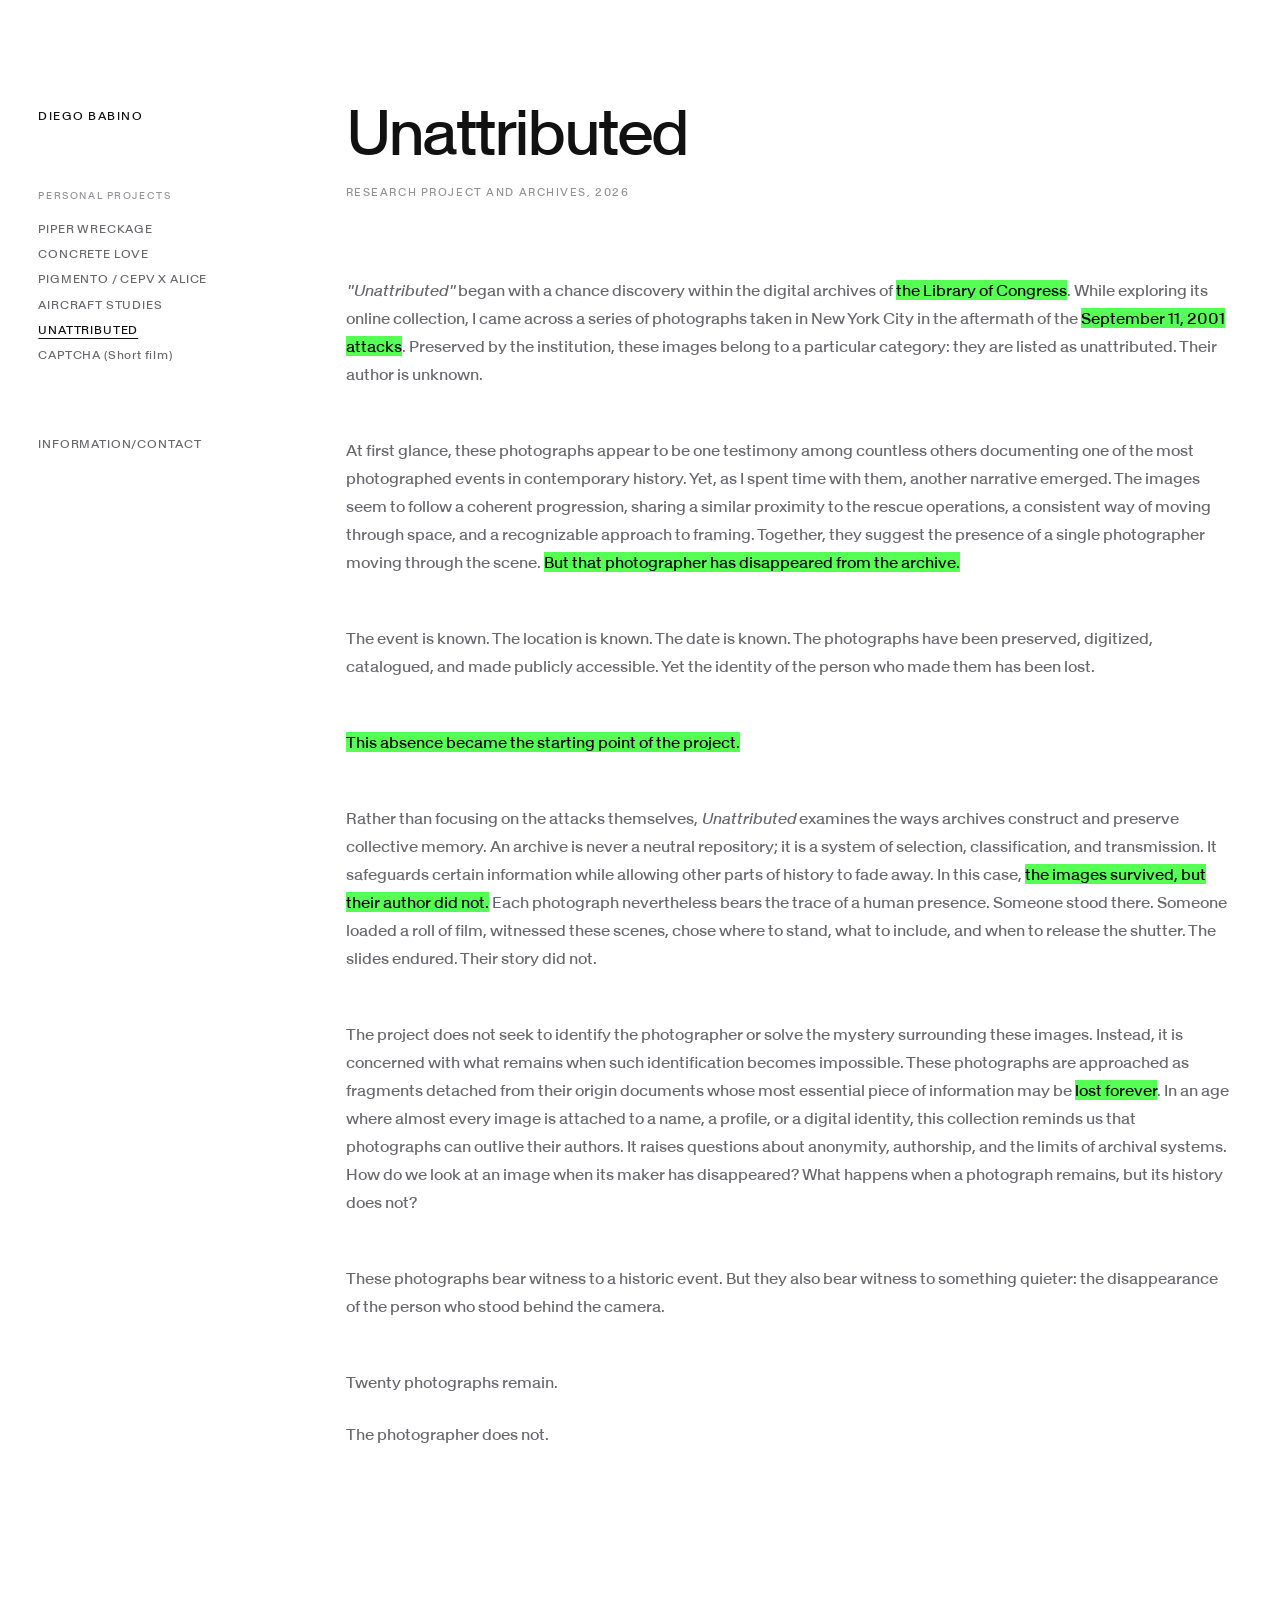
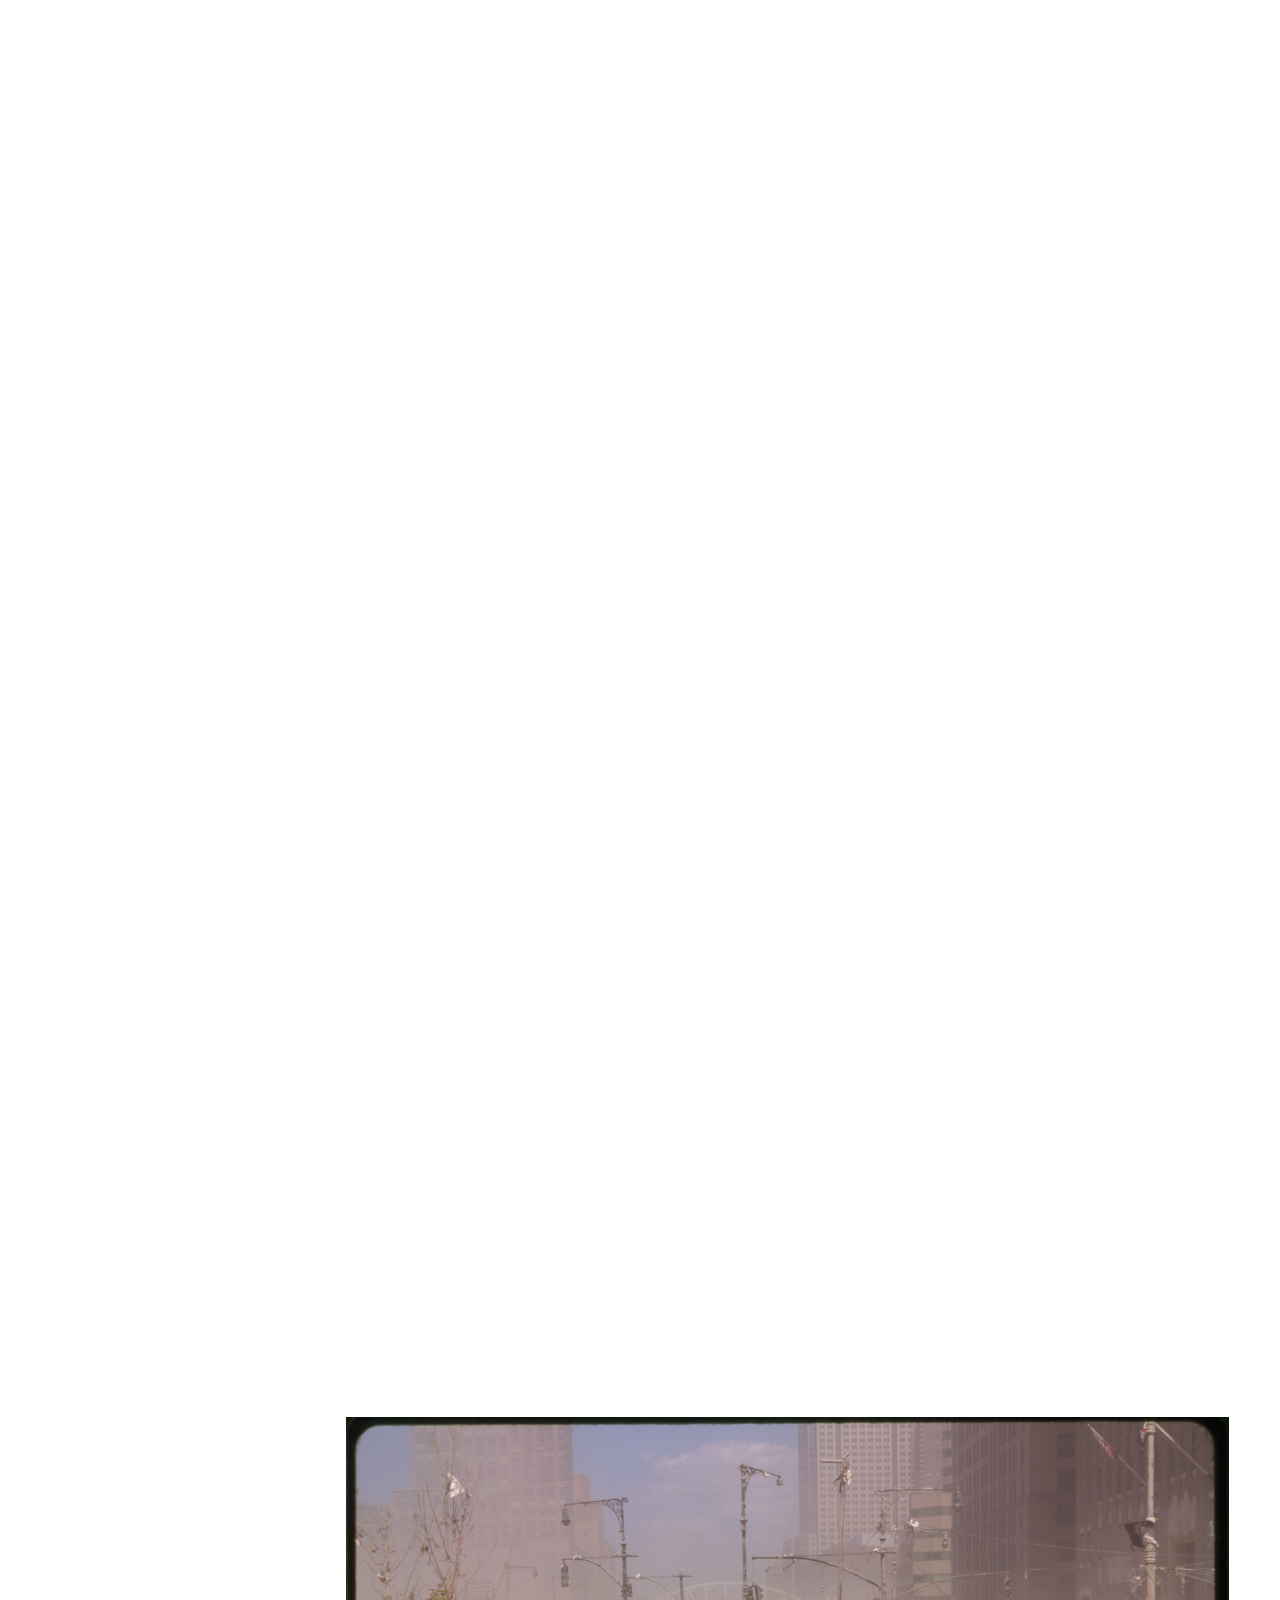
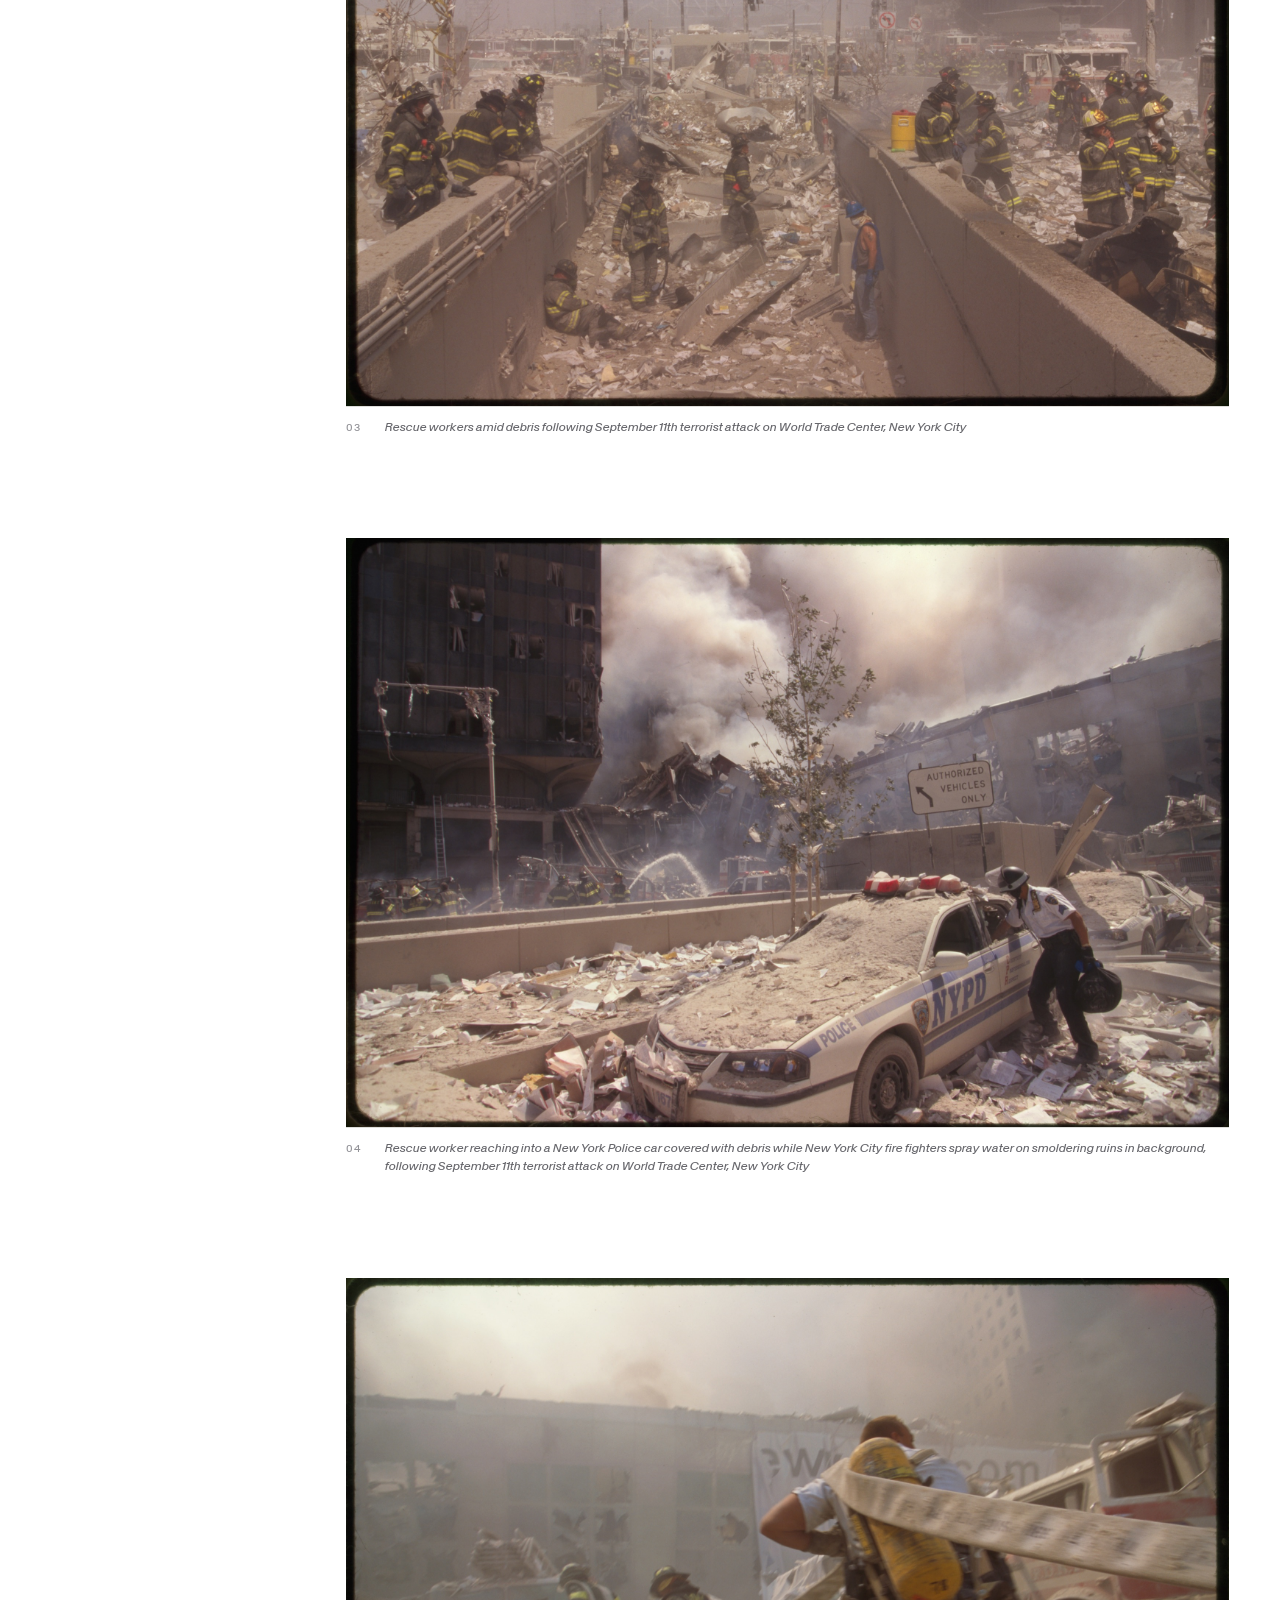
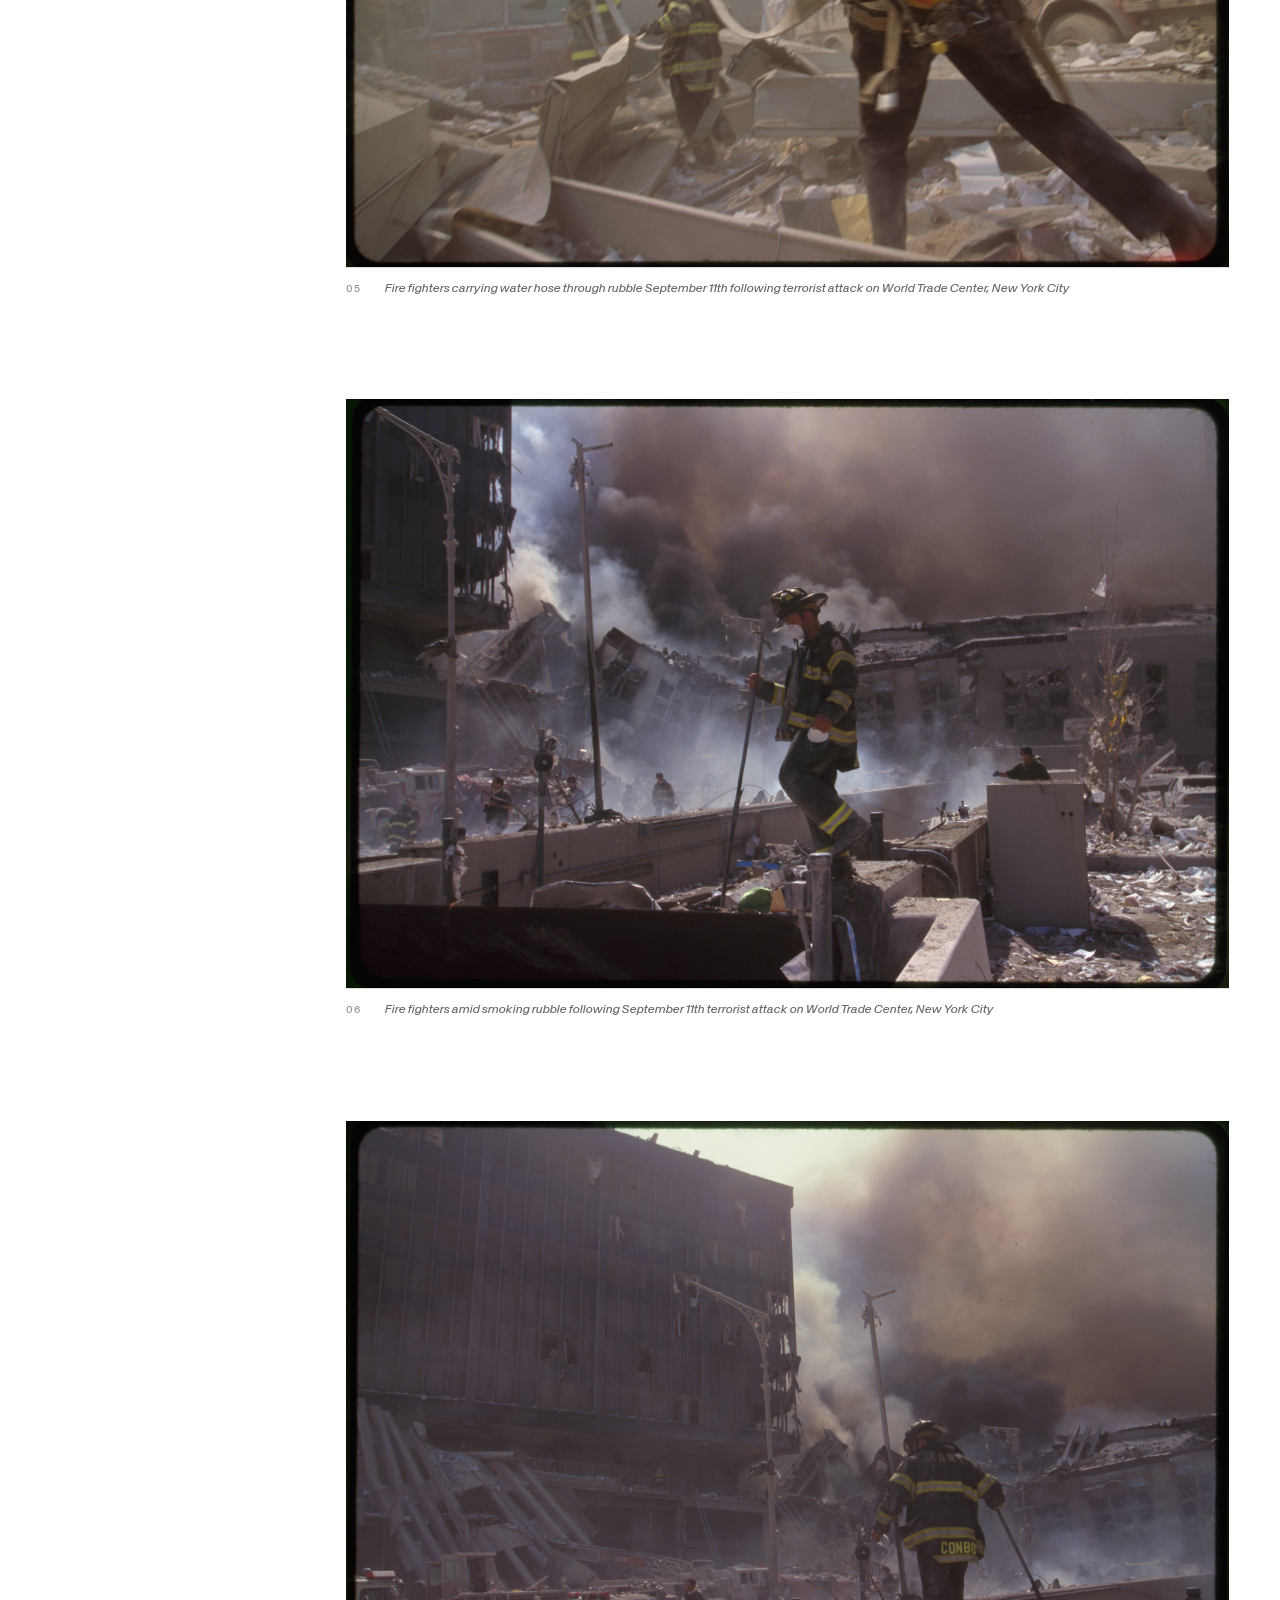
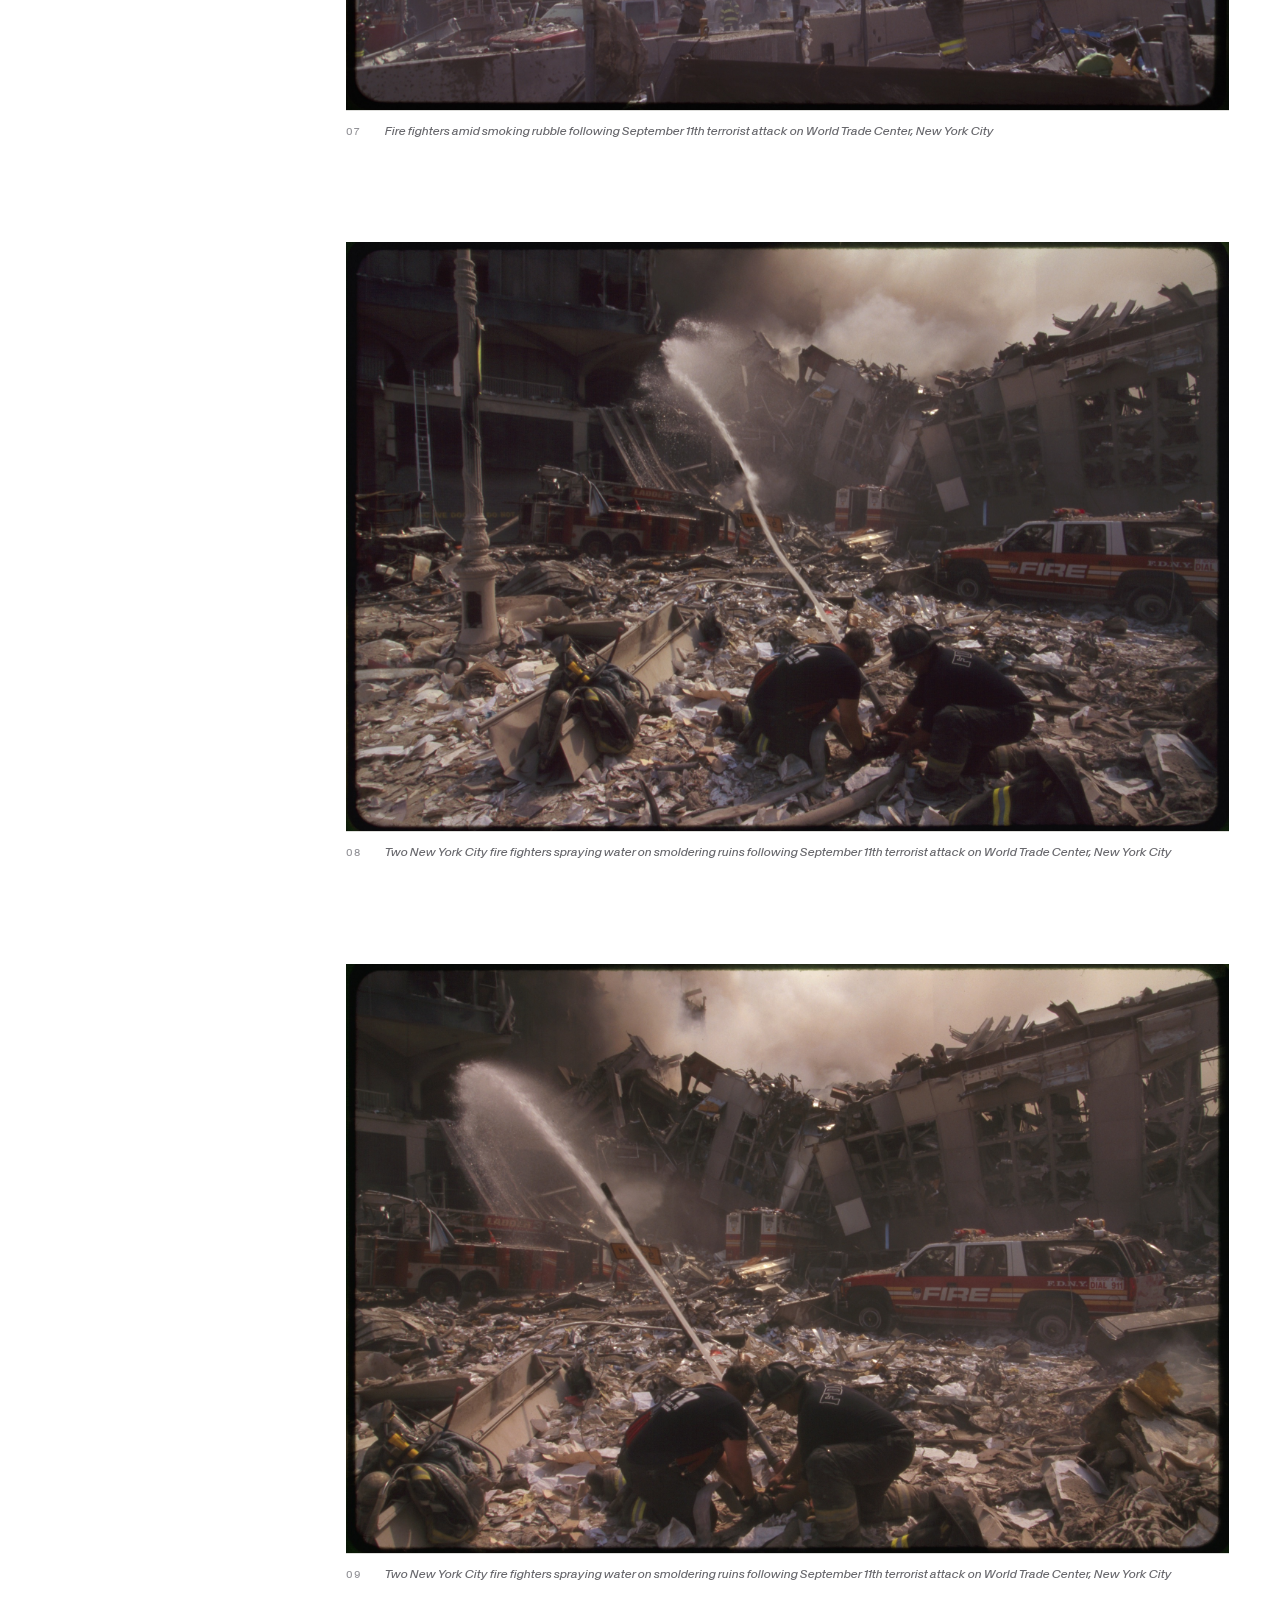
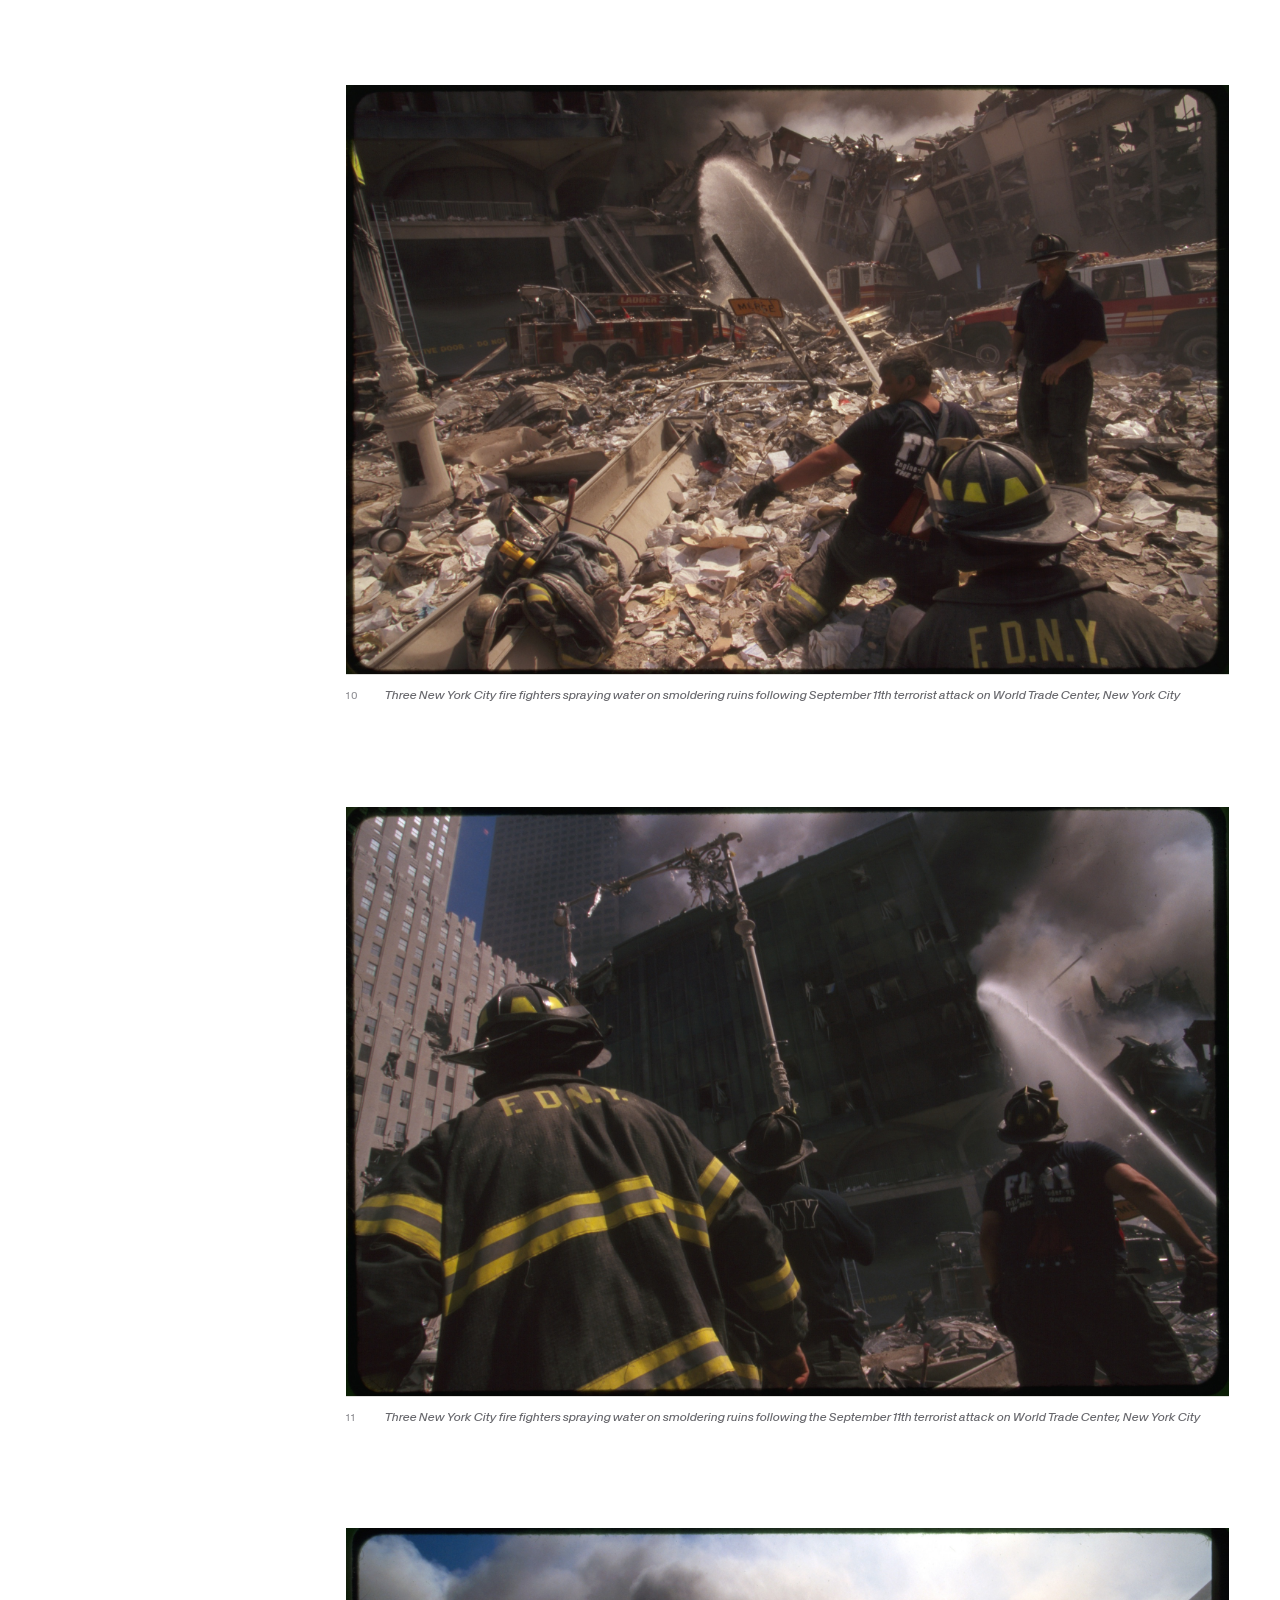
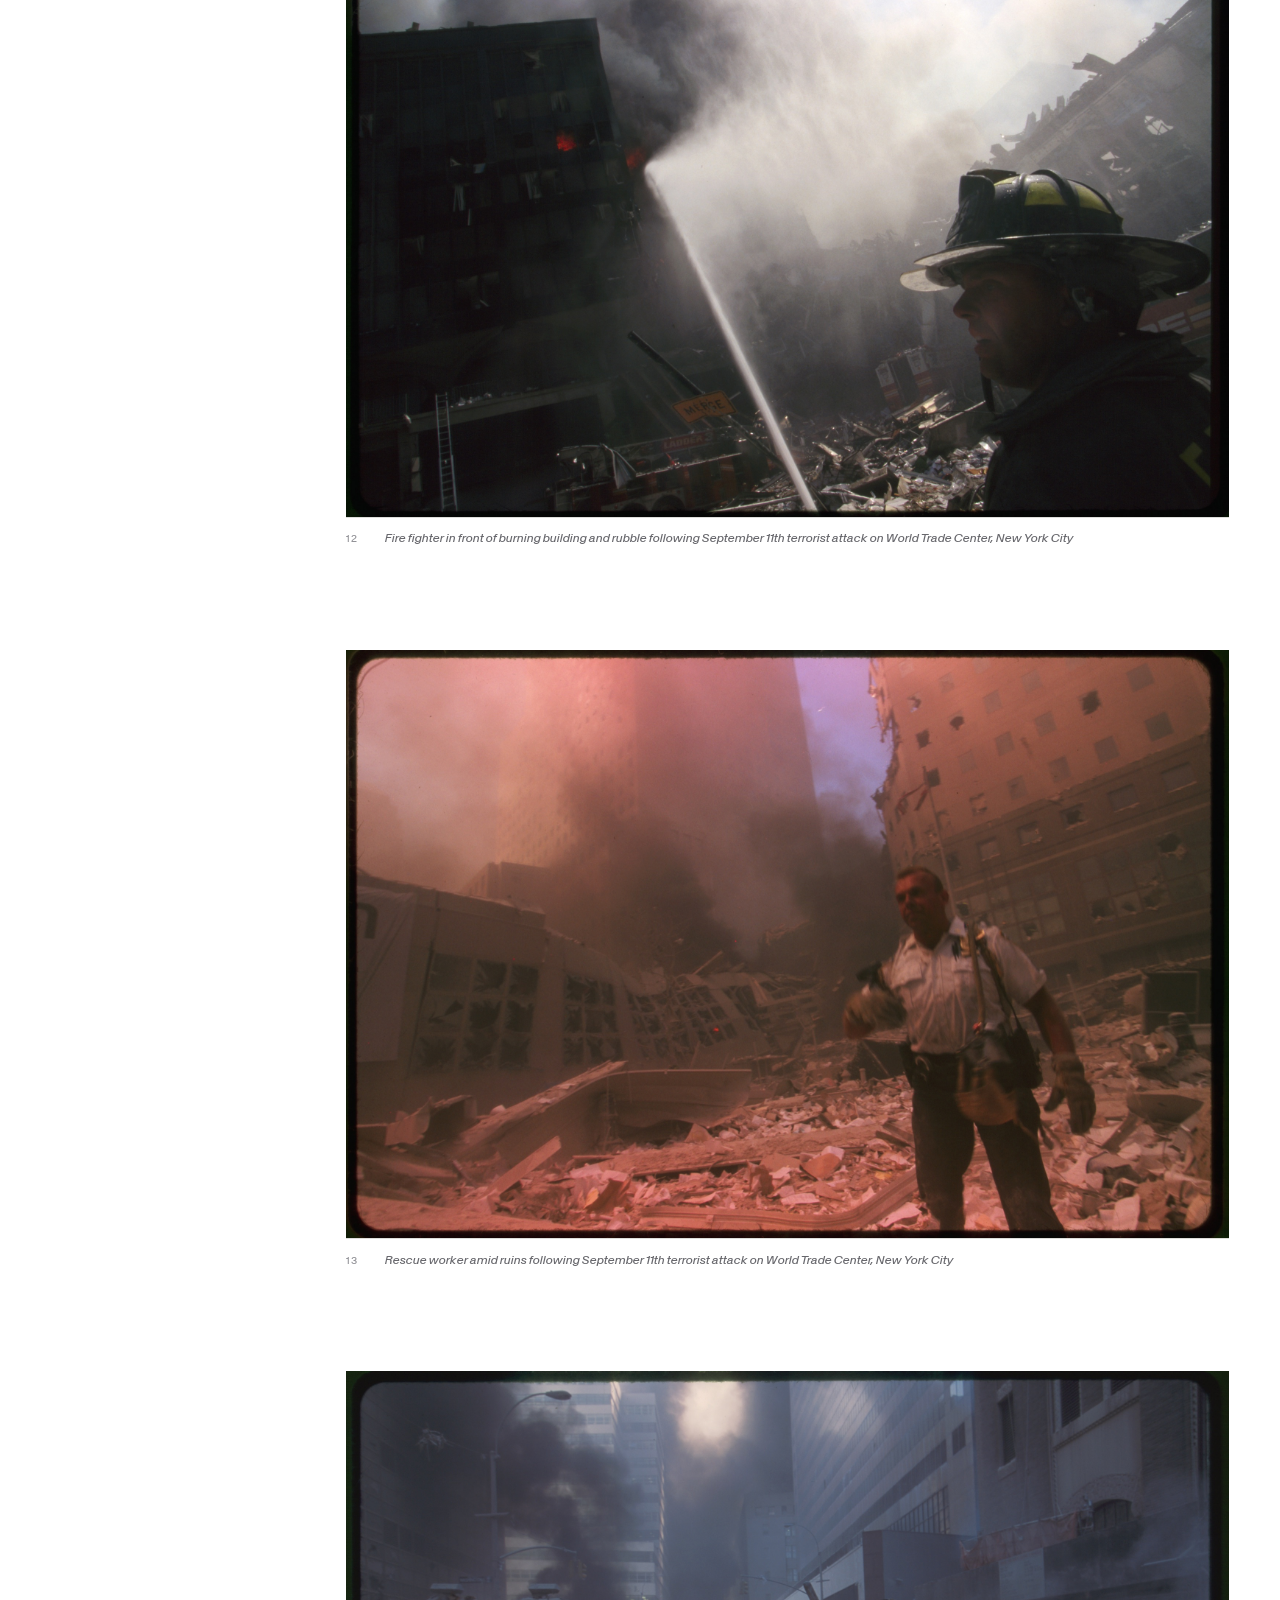
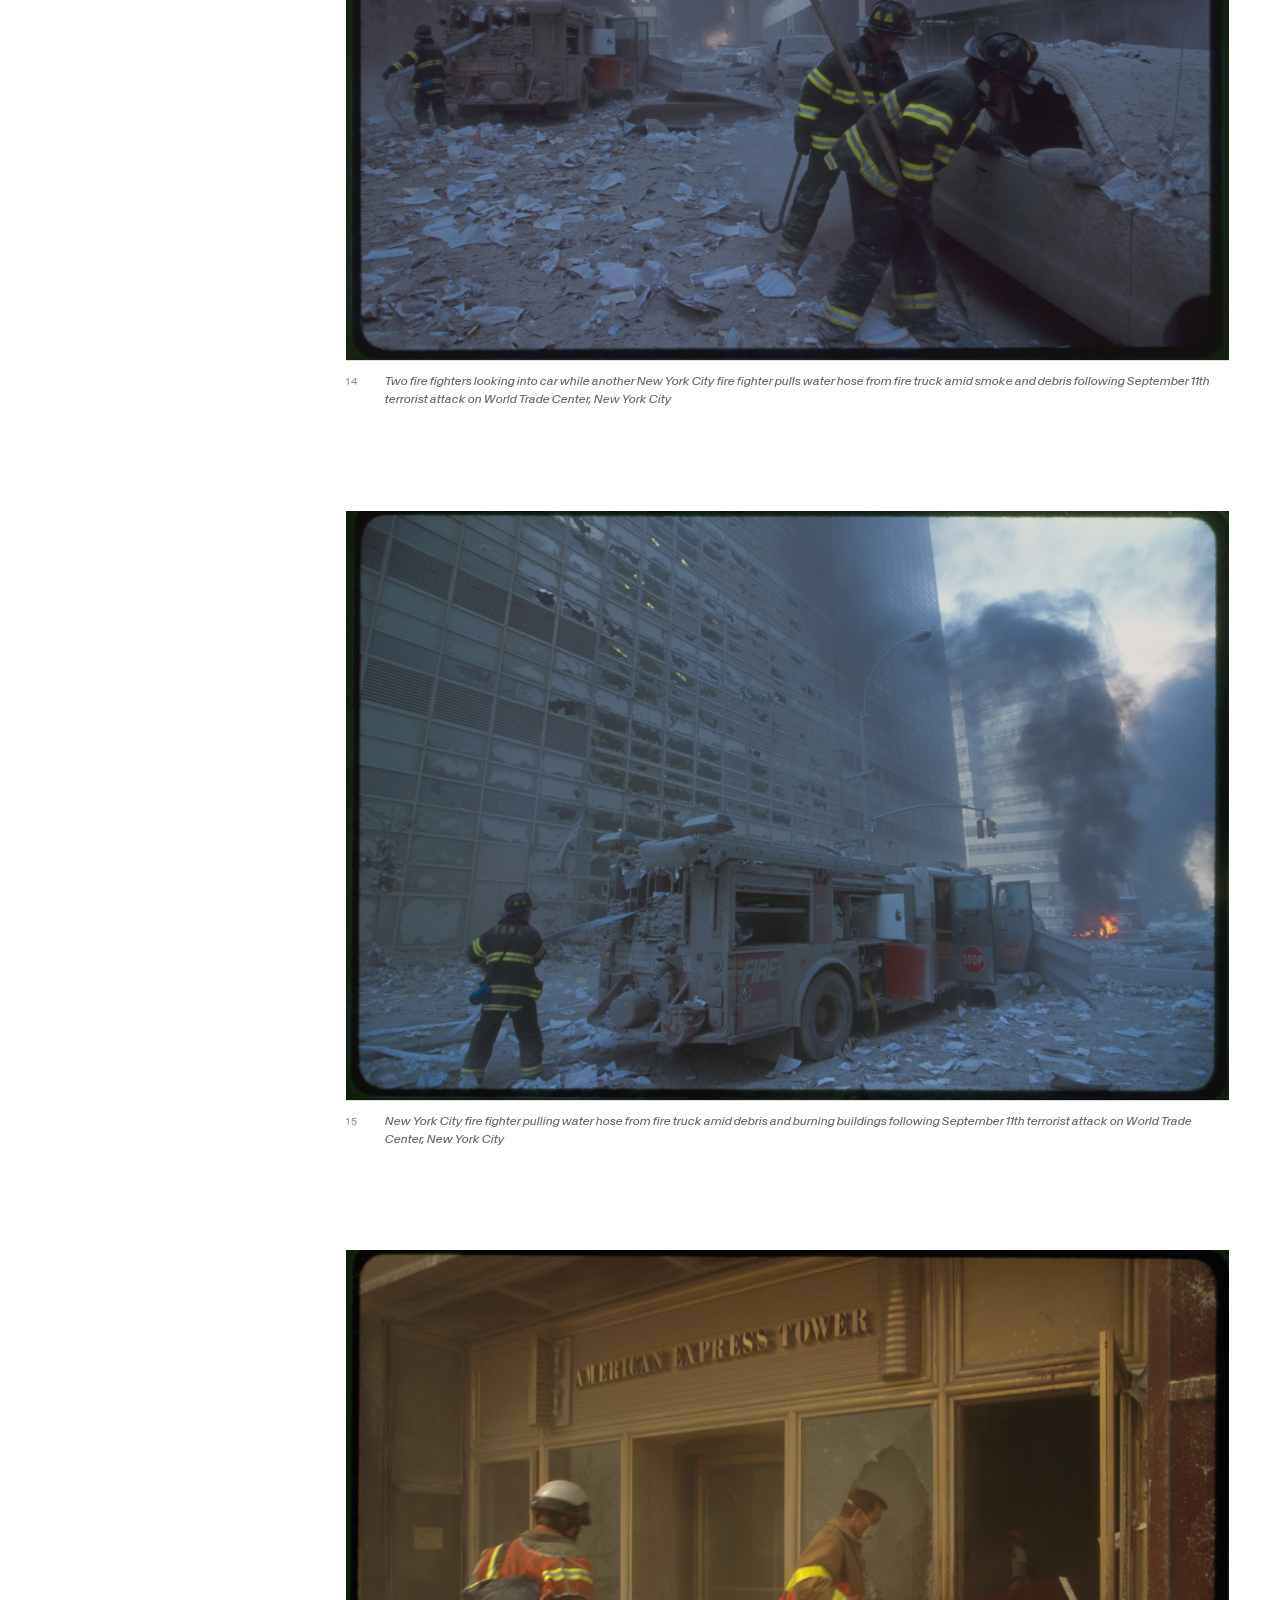
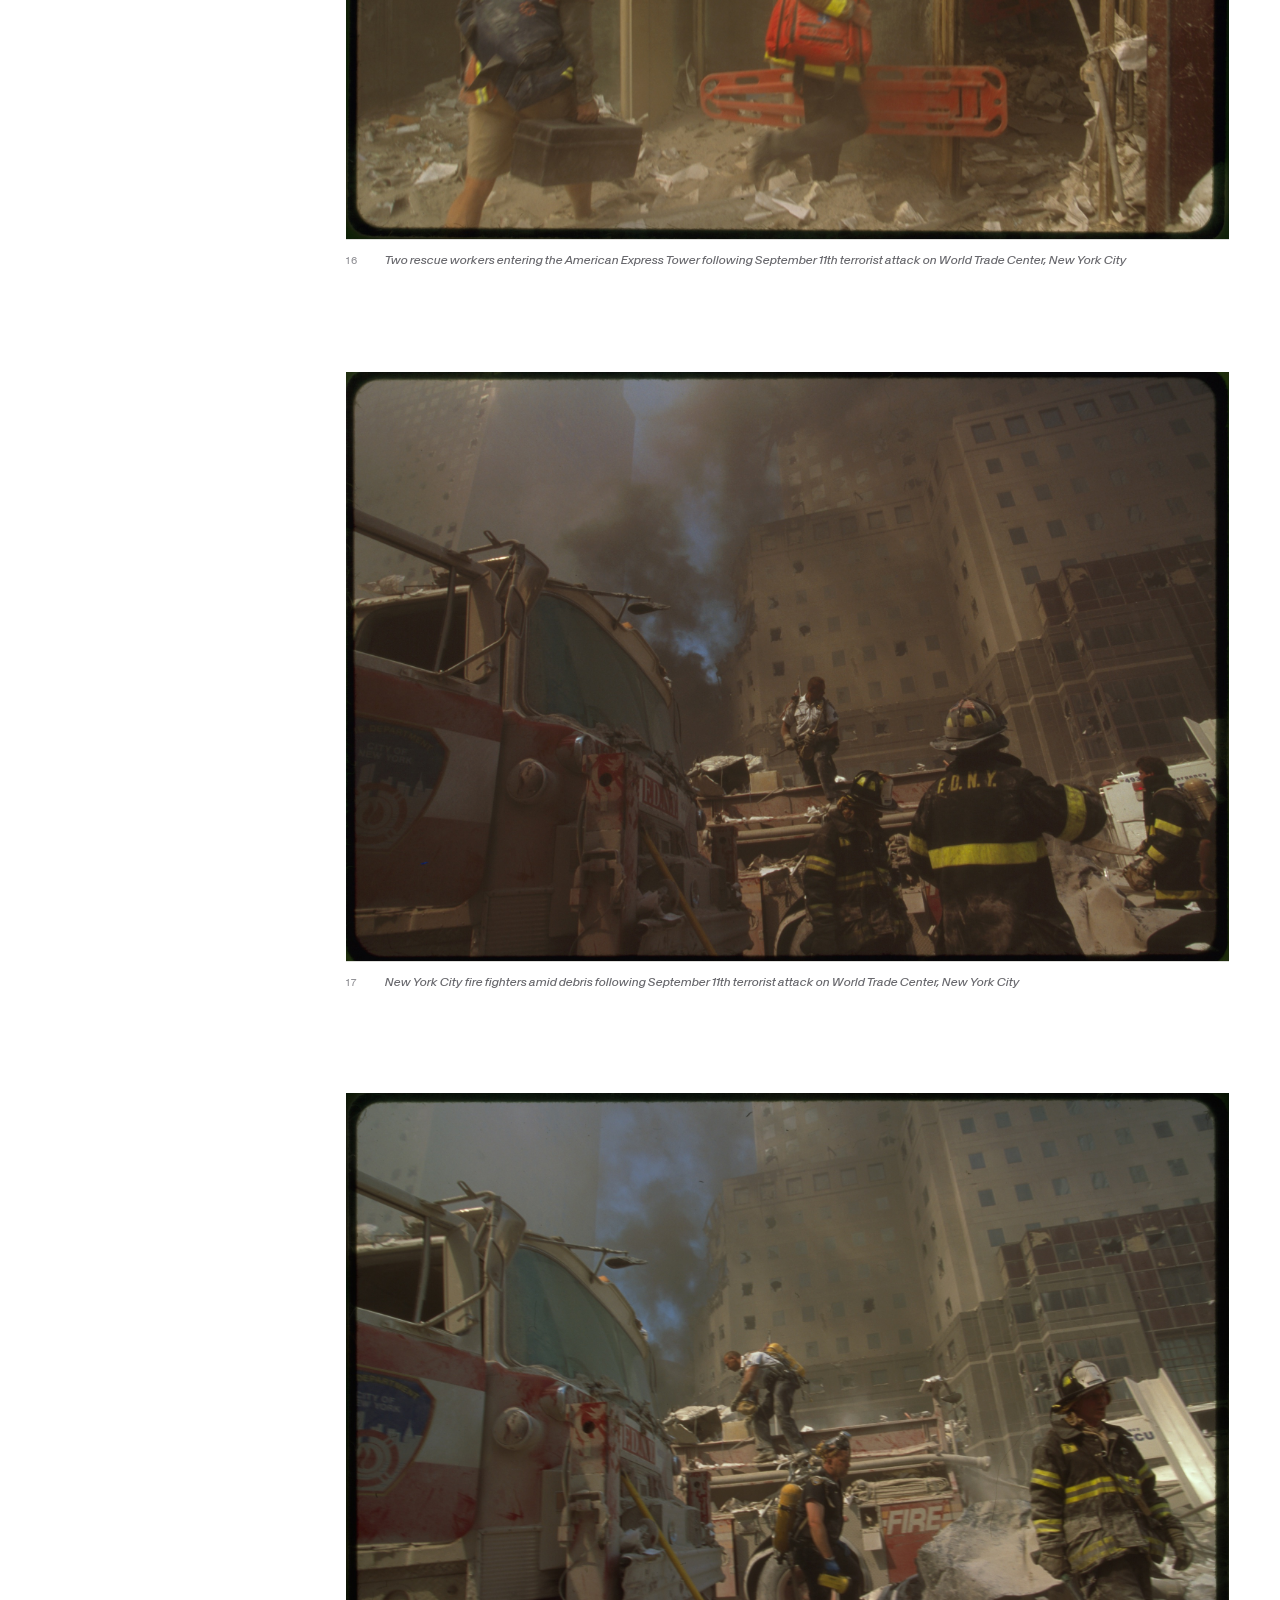
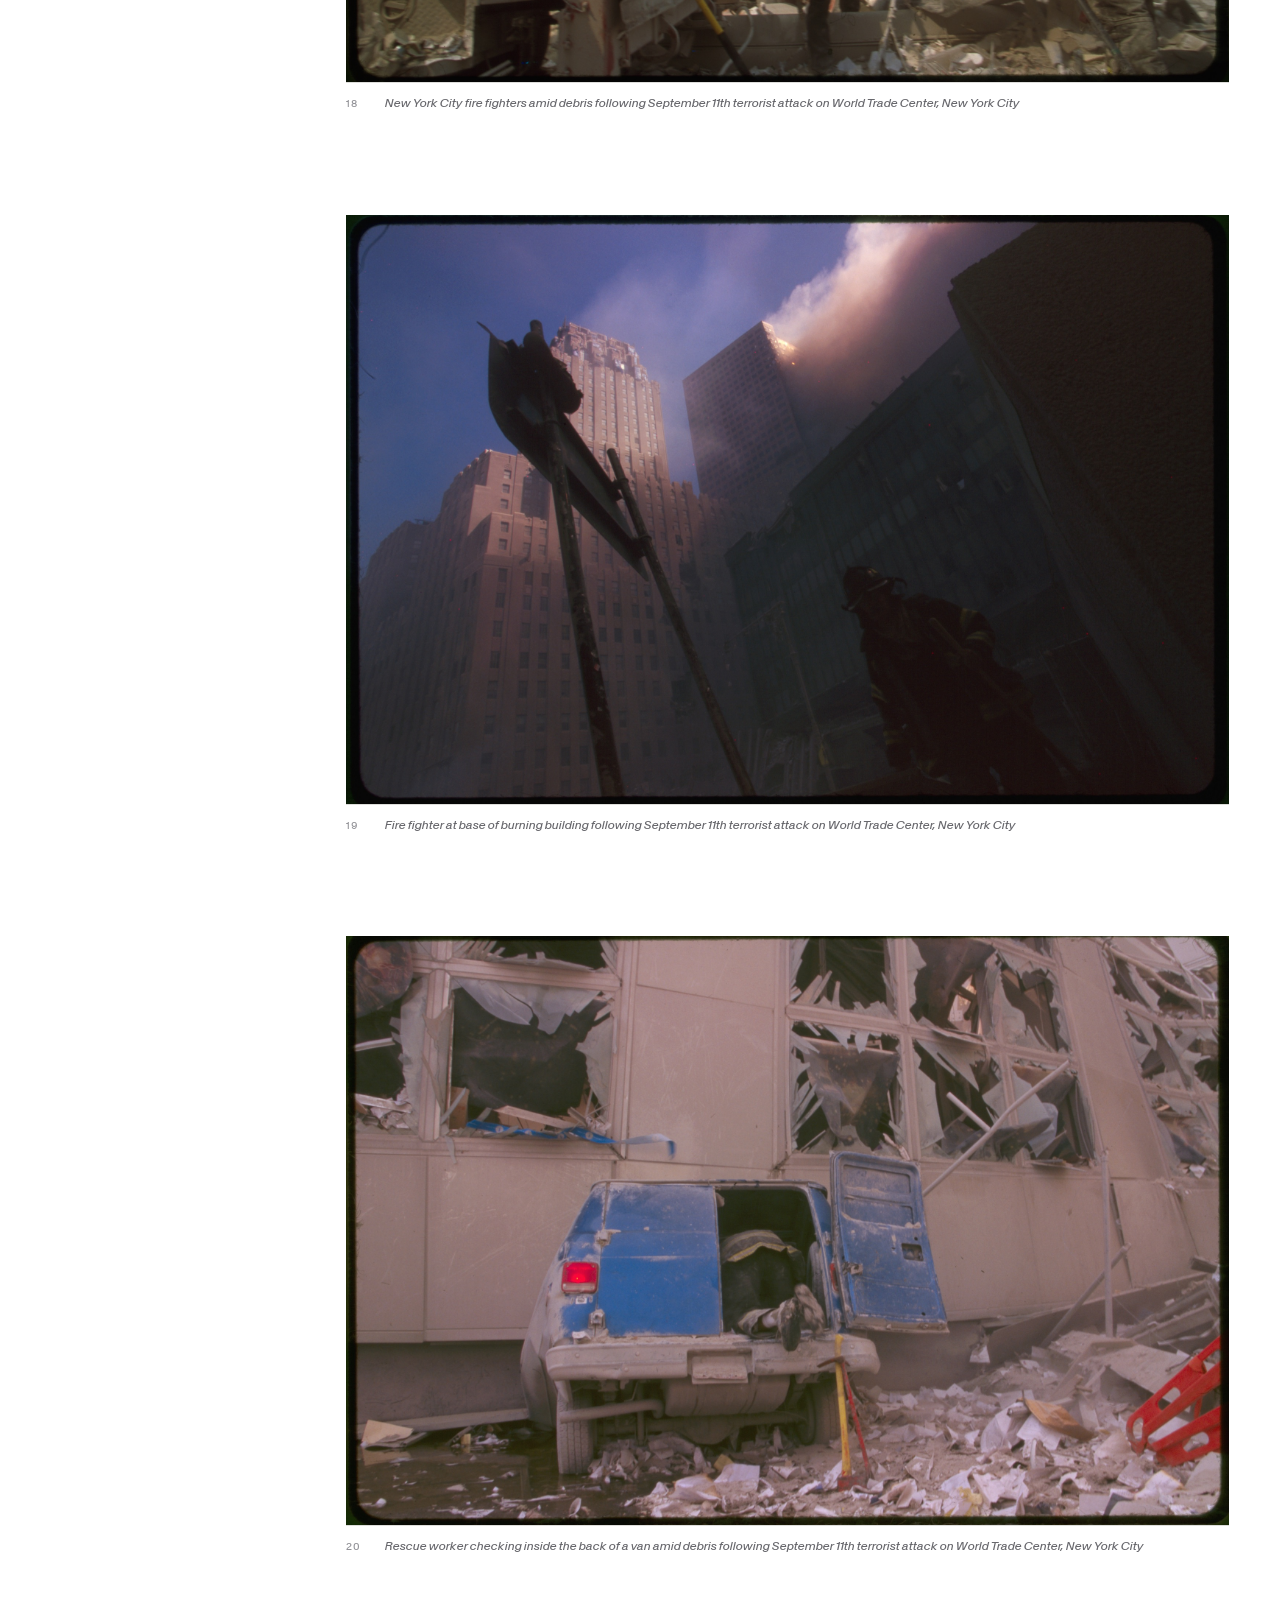
<file: unattributed.html>
<!DOCTYPE html>
<html lang="en">

<head>
    <meta charset="UTF-8" />
    <meta name="viewport" content="width=device-width, initial-scale=1.0" />
    <link rel="icon" href="IMG/favicon.ico" type="image/x-icon">
    <meta name="theme-color" content="#f7f7f4" />
    <meta name="robots" content="index, follow" />
    <link rel="canonical" href="https://ushinaya.com/unattributed.html" />
    <title>Unattributed — Archival Photography | Diego Babino</title>

    <meta name="description"
        content="Unattributed is a Diego Babino research project using anonymous 35mm slides from the Library of Congress to examine authorship, memory, and archival absence." />

    <meta name="keywords"
        content="Unattributed, Diego Babino, Library of Congress, 9/11 photography, September 11 archive, anonymous photographs, 35mm slides, archival photography, found photography, authorship, memory, disappearance, documentary photography, visual research, New York 2001, photography archive, Prints and Photographs Division" />

    <meta name="author" content="Diego Babino" />

    <meta property="og:title" content="Unattributed — Archival Photography Project" />
    <meta property="og:description"
        content="A research-based photographic project using anonymous 35mm slides from the Library of Congress, exploring authorship, memory, and archival disappearance." />
    <meta property="og:type" content="article" />
    <meta property="og:site_name" content="Diego Babino — Photography" />
    <meta property="og:locale" content="en_GB" />
    <meta property="og:url" content="https://ushinaya.com/unattributed.html" />
    <meta property="og:image" content="https://ushinaya.com/IMG/Unattributed/unattributed_09.11.01_Scan_35mm-D.jpg" />
    <meta property="og:image:alt" content="Anonymous 35mm slide from the Library of Congress archive" />

    <meta name="twitter:card" content="summary_large_image" />
    <meta name="twitter:title" content="Unattributed — Archival Photography Project" />
    <meta name="twitter:description"
        content="Archival photographic research using anonymous 35mm slides from post-9/11 New York, exploring memory and authorship." />
    <meta name="twitter:image" content="https://ushinaya.com/IMG/Unattributed/unattributed_09.11.01_Scan_35mm-D.jpg" />
    <meta name="twitter:image:alt" content="Anonymous 35mm slide from the Library of Congress archive" />
    <link rel="preload" as="image" href="IMG/Unattributed/unattributed_09.11.01_Scan_35mm-A-web-2400.jpg" />
    <link rel="stylesheet" href="style.css" />

    <script type="application/ld+json">
        {
          "@context": "https://schema.org",
          "@type": "VisualArtwork",
          "@id": "https://ushinaya.com/unattributed.html#work",
          "name": "Unattributed",
          "description": "A research-based photographic project using anonymous 35mm slides from the Library of Congress, exploring authorship, memory, and archival disappearance.",
          "creator": {
            "@type": "Person",
            "name": "Diego Babino",
            "url": "https://ushinaya.com/info.html"
          },
          "url": "https://ushinaya.com/unattributed.html",
          "image": "https://ushinaya.com/IMG/Unattributed/unattributed_09.11.01_Scan_35mm-D.jpg",
          "artform": "Photography",
          "inLanguage": "en"
        }
    </script>
</head>

<body data-lightbox="project">

    <!-- LEFT NAV -->
    <button class="menu-toggle" type="button" aria-controls="site-nav" aria-expanded="false" aria-label="Open navigation">☰</button>
    <div id="nav-container"></div>



    <main class="main">

        <header class="project-header">
            <h1 class="project-title">Unattributed</h1>
            <p class="project-year">Research Project and archives, 2026</p>

            <br>

            <section class="project-intro">

               <p> <i>"Unattributed" </i> began with a chance discovery within the digital archives of <span class="highlight">the Library of
                Congress</span>. While exploring its online collection, I came across a series of photographs taken in New
                York City in the aftermath of the <span class="highlight">September 11, 2001 attacks</span>. Preserved by the institution, these
                images belong to a particular category: they are listed as unattributed. Their author is unknown.</p>


                <br><br>

                <p> At first glance, these photographs appear to be one testimony among countless others documenting one
                of the most photographed events in contemporary history. Yet, as I spent time with them, another
                narrative emerged. The images seem to follow a coherent progression, sharing a similar proximity to
                the rescue operations, a consistent way of moving through space, and a recognizable approach to
                framing. Together, they suggest the presence of a single photographer moving through the scene. <span class="highlight">But
                that photographer has disappeared from the archive. </p>


                <br><br>

               <p> The event is known. The location is known. The date is known. The photographs have been preserved,
                digitized, catalogued, and made publicly accessible. Yet the identity of the person who made them
                has been lost.</p>

                <br><br>

              <p><span class="highlight"> This absence became the starting point of the project. </span></p>
              


                <br><br>

               <p>Rather than focusing on the attacks themselves, <i>Unattributed</i> examines the ways archives
                construct
                and preserve collective memory. An archive is never a neutral repository; it is a system of
                selection, classification, and transmission. It safeguards certain information while allowing other
                parts of history to fade away. In this case, <span class="highlight">the images survived, but their author did not.</span> Each
                photograph nevertheless bears the trace of a human presence. Someone stood there. Someone loaded a
                roll of film, witnessed these scenes, chose where to stand, what to include, and when to release the
                shutter. The slides endured. Their story did not. </p> 

                <br><br>

                <p>The project does not seek to identify the photographer or solve the mystery surrounding these
                images. Instead, it is concerned with what remains when such identification becomes impossible.
                These photographs are approached as fragments detached from their origin documents whose most
                essential piece of information may be <span class="highlight">lost forever</span>. In an age where almost every image is attached
                to a name, a profile, or a digital identity, this collection reminds us that photographs can outlive
                their authors. It raises questions about anonymity, authorship, and the limits of archival systems.
                How do we look at an image when its maker has disappeared? What happens when a photograph remains,
                but its history does not?  </p>

                <br><br>

               <p> These photographs bear witness to a historic event. But they also bear witness to something quieter:
                the disappearance of the person who stood behind the camera. </p>

                <br><br>

                <p>Twenty photographs remain. </p>

                <br>

                <p>The photographer does not.</p>

               
            </section>
        </header>
        <div class="photo-series">

            <!-- Photo 01 -->
            <figure class="photo-block photo-block--full">
                <img src="IMG/Unattributed/unattributed_09.11.01_Scan_35mm-A-web-2400.jpg"
                    alt="Fire fighter covering his eyes in foreground with New York City fire fighter, fire trucks, and rescue vehicles on street with burning buildings in background, following September 11th terrorist attack on World Trade Center, New York City"
                    width="4086" height="2778" loading="eager" fetchpriority="high" decoding="async" />
                <figcaption>
                    <span class="caption-num">01</span>
                    <span class="caption-text">Fire fighter covering his eyes in foreground with New York City fire
                        fighter, fire trucks, and rescue vehicles on street with burning buildings in background,
                        following September 11th terrorist attack on World Trade Center, New York City</span>
                </figcaption>
            </figure>

            <!-- Photo 02 -->
            <figure class="photo-block photo-block--full">
                <img src="IMG/Unattributed/unattributed_09.11.01_Scan_35mm-B-web-2400.jpg"
                    alt="New York City fire fighter and another man covering his eyes on street in front of burning buildings following September 11th terrorist attack on World Trade Center, New York City"
                    width="4070" height="2758" loading="lazy" decoding="async" />
                <figcaption>
                    <span class="caption-num">02</span>
                    <span class="caption-text">New York City fire fighter and another man covering his eyes on street in
                        front of burning buildings following September 11th terrorist attack on World Trade Center, New
                        York City</span>
                </figcaption>
            </figure>
            <!-- Photo 03 -->
            <figure class="photo-block photo-block--full">
                <img src="IMG/Unattributed/unattributed_09.11.01_Scan_35mm-C-web-2400.jpg"
                    alt="Rescue workers amid debris following September 11th terrorist attack on World Trade Center, New York City"
                    width="4086" height="2758" loading="lazy" decoding="async" />
                <figcaption>
                    <span class="caption-num">03</span>
                    <span class="caption-text">Rescue workers amid debris following September 11th terrorist attack on
                        World Trade Center, New York City</span>
                </figcaption>
            </figure>
            <!-- Photo 04 -->
            <figure class="photo-block photo-block--full">
                <img src="IMG/Unattributed/unattributed_09.11.01_Scan_35mm-D-web-2400.jpg"
                    alt="Rescue worker reaching into a New York Police car covered with debris while New York City fire fighters spray water on smoldering ruins in background, following September 11th terrorist attack on World Trade Center, New York City"
                    width="4082" height="2769" loading="lazy" decoding="async" />
                <figcaption>
                    <span class="caption-num">04</span>
                    <span class="caption-text">Rescue worker reaching into a New York Police car covered with debris
                        while New York City fire fighters spray water on smoldering ruins in background, following
                        September 11th terrorist attack on World Trade Center, New York City</span>
                </figcaption>
            </figure>
            <!-- Photo 05 -->
            <figure class="photo-block photo-block--full">
                <img src="IMG/Unattributed/unattributed_09.11.01_Scan_35mm-E-web-2400.jpg"
                    alt="Fire fighters carrying water hose through rubble September 11th following terrorist attack on World Trade Center, New York City"
                    width="4082" height="2780" loading="lazy" decoding="async" />
                <figcaption>
                    <span class="caption-num">05</span>
                    <span class="caption-text">Fire fighters carrying water hose through rubble September 11th following
                        terrorist attack on World Trade Center, New York City</span>
                </figcaption>
            </figure>
            <!-- Photo 06 -->
            <figure class="photo-block photo-block--full">
                <img src="IMG/Unattributed/unattributed_09.11.01_Scan_35mm-F-web-2400.jpg"
                    alt="Fire fighters amid smoking rubble following September 11th terrorist attack on World Trade Center, New York City"
                    width="4074" height="2761" loading="lazy" decoding="async" />
                <figcaption>
                    <span class="caption-num">06</span>
                    <span class="caption-text">Fire fighters amid smoking rubble following September 11th terrorist
                        attack on World Trade Center, New York City</span>
                </figcaption>
            </figure>
            <!-- Photo 07 -->
            <figure class="photo-block photo-block--full">
                <img src="IMG/Unattributed/unattributed_09.11.01_Scan_35mm-G-web-2400.jpg"
                    alt="Fire fighters amid smoking rubble following September 11th terrorist attack on World Trade Center, New York City"
                    width="4086" height="2778" loading="lazy" decoding="async" />
                <figcaption>
                    <span class="caption-num">07</span>
                    <span class="caption-text">Fire fighters amid smoking rubble following September 11th terrorist
                        attack on World Trade Center, New York City</span>
                </figcaption>
            </figure>
            <!-- Photo 08 -->
            <figure class="photo-block photo-block--full">
                <img src="IMG/Unattributed/unattributed_09.11.01_Scan_35mm-H-web-2400.jpg"
                    alt="Two New York City fire fighters spraying water on smoldering ruins following September 11th terrorist attack on World Trade Center, New York City"
                    width="4062" height="2753" loading="lazy" decoding="async" />
                <figcaption>
                    <span class="caption-num">08</span>
                    <span class="caption-text">Two New York City fire fighters spraying water on smoldering ruins
                        following September 11th terrorist attack on World Trade Center, New York City</span>
                </figcaption>
            </figure>
            <!-- Photo 09 -->
            <figure class="photo-block photo-block--full">
                <img src="IMG/Unattributed/unattributed_09.11.01_Scan_35mm-I-web-2400.jpg"
                    alt="Two New York City fire fighters spraying water on smoldering ruins following September 11th terrorist attack on World Trade Center, New York City"
                    width="4082" height="2784" loading="lazy" decoding="async" />
                <figcaption>
                    <span class="caption-num">09</span>
                    <span class="caption-text">Two New York City fire fighters spraying water on smoldering ruins
                        following September 11th terrorist attack on World Trade Center, New York City</span>
                </figcaption>
            </figure>
            <!-- Photo 10 -->
            <figure class="photo-block photo-block--full">
                <img src="IMG/Unattributed/unattributed_09.11.01_Scan_35mm-J-web-2400.jpg"
                    alt="Three New York City fire fighters spraying water on smoldering ruins following September 11th terrorist attack on World Trade Center, New York City"
                    width="4066" height="2782" loading="lazy" decoding="async" />
                <figcaption>
                    <span class="caption-num">10</span>
                    <span class="caption-text">Three New York City fire fighters spraying water on smoldering ruins
                        following September 11th terrorist attack on World Trade Center, New York City</span>
                </figcaption>
            </figure>
            <!-- Photo 11 -->
            <figure class="photo-block photo-block--full">
                <img src="IMG/Unattributed/unattributed_09.11.01_Scan_35mm-K-web-2400.jpg"
                    alt="Three New York City fire fighters spraying water on smoldering ruins following the September 11th terrorist attack on World Trade Center, New York City"
                    width="4078" height="2770" loading="lazy" decoding="async" />
                <figcaption>
                    <span class="caption-num">11</span>
                    <span class="caption-text">Three New York City fire fighters spraying water on smoldering ruins
                        following the September 11th terrorist attack on World Trade Center, New York City</span>
                </figcaption>
            </figure>
            <!-- Photo 12 -->
            <figure class="photo-block photo-block--full">
                <img src="IMG/Unattributed/unattributed_09.11.01_Scan_35mm-L-web-2400.jpg"
                    alt="Fire fighter in front of burning building and rubble following September 11th terrorist attack on World Trade Center, New York City"
                    width="4066" height="2765" loading="lazy" decoding="async" />
                <figcaption>
                    <span class="caption-num">12</span>
                    <span class="caption-text">Fire fighter in front of burning building and rubble following September
                        11th terrorist attack on World Trade Center, New York City</span>
                </figcaption>
            </figure>
            <!-- Photo 13 -->
            <figure class="photo-block photo-block--full">
                <img src="IMG/Unattributed/unattributed_09.11.01_Scan_35mm-M-web-2400.jpg"
                    alt="Rescue worker amid ruins following September 11th terrorist attack on World Trade Center, New York City"
                    width="4082" height="2743" loading="lazy" decoding="async" />
                <figcaption>
                    <span class="caption-num">13</span>
                    <span class="caption-text">Rescue worker amid ruins following September 11th terrorist attack on
                        World Trade Center, New York City</span>
                </figcaption>
            </figure>
            <!-- Photo 14 -->
            <figure class="photo-block photo-block--full">
                <img src="IMG/Unattributed/unattributed_09.11.01_Scan_35mm-N-web-2400.jpg"
                    alt="Two fire fighters looking into car while another New York City fire fighter pulls water hose from fire truck amid smoke and debris following September 11th terrorist attack on World Trade Center, New York City"
                    width="4078" height="2751" loading="lazy" decoding="async" />
                <figcaption>
                    <span class="caption-num">14</span>
                    <span class="caption-text">Two fire fighters looking into car while another New York City fire
                        fighter pulls water hose from fire truck amid smoke and debris following September 11th
                        terrorist attack on World Trade Center, New York City</span>
                </figcaption>
            </figure>
            <!-- Photo 15 -->
            <figure class="photo-block photo-block--full">
                <img src="IMG/Unattributed/unattributed_09.11.01_Scan_35mm-O-web-2400.jpg"
                    alt="New York City fire fighter pulling water hose from fire truck amid debris and burning buildings following September 11th terrorist attack on World Trade Center, New York City"
                    width="4078" height="2769" loading="lazy" decoding="async" />
                <figcaption>
                    <span class="caption-num">15</span>
                    <span class="caption-text">New York City fire fighter pulling water hose from fire truck amid debris
                        and burning buildings following September 11th terrorist attack on World Trade Center, New York
                        City</span>
                </figcaption>
            </figure>
            <!-- Photo 16 -->
            <figure class="photo-block photo-block--full">
                <img src="IMG/Unattributed/unattributed_09.11.01_Scan_35mm-P-web-2400.jpg"
                    alt="Two rescue workers entering the American Express Tower following September 11th terrorist attack on World Trade Center, New York City"
                    width="4058" height="2764" loading="lazy" decoding="async" />
                <figcaption>
                    <span class="caption-num">16</span>
                    <span class="caption-text">Two rescue workers entering the American Express Tower following
                        September 11th terrorist attack on World Trade Center, New York City</span>
                </figcaption>
            </figure>
            <!-- Photo 17 -->
            <figure class="photo-block photo-block--full">
                <img src="IMG/Unattributed/unattributed_09.11.01_Scan_35mm-Q-web-2400.jpg"
                    alt="New York City fire fighters amid debris following September 11th terrorist attack on World Trade Center, New York City"
                    width="4082" height="2767" loading="lazy" decoding="async" />
                <figcaption>
                    <span class="caption-num">17</span>
                    <span class="caption-text">New York City fire fighters amid debris following September 11th
                        terrorist attack on World Trade Center, New York City</span>
                </figcaption>
            </figure>
            <!-- Photo 18 -->
            <figure class="photo-block photo-block--full">
                <img src="IMG/Unattributed/unattributed_09.11.01_Scan_35mm-R-web-2400.jpg"
                    alt="New York City fire fighters amid debris following September 11th terrorist attack on World Trade Center, New York City"
                    width="4058" height="2744" loading="lazy" decoding="async" />
                <figcaption>
                    <span class="caption-num">18</span>
                    <span class="caption-text">New York City fire fighters amid debris following September 11th
                        terrorist attack on World Trade Center, New York City</span>
                </figcaption>
            </figure>
            <!-- Photo 19 -->
            <figure class="photo-block photo-block--full">
                <img src="IMG/Unattributed/unattributed_09.11.01_Scan_35mm-S-web-2400.jpg"
                    alt="Fire fighter at base of burning building following September 11th terrorist attack on World Trade Center, New York City"
                    width="4086" height="2774" loading="lazy" decoding="async" />
                <figcaption>
                    <span class="caption-num">19</span>
                    <span class="caption-text">Fire fighter at base of burning building following September 11th
                        terrorist attack on World Trade Center, New York City</span>
                </figcaption>
            </figure>
            <!-- Photo 20 -->
            <figure class="photo-block photo-block--full">
                <img src="IMG/Unattributed/unattributed_09.11.01_Scan_35mm-T-web-2400.jpg"
                    alt="Rescue worker checking inside the back of a van amid debris following September 11th terrorist attack on World Trade Center, New York City"
                    width="4078" height="2783" loading="lazy" decoding="async" />
                <figcaption>
                    <span class="caption-num">20</span>
                    <span class="caption-text">Rescue worker checking inside the back of a van amid debris following
                        September 11th terrorist attack on World Trade Center, New York City</span>
                </figcaption>
            </figure>

        </div>


        <footer class="project-footer">
            <span>© Diego Babino, 2026</span>
            <span>
                Courtesy of the Prints and Photographs Division,
                Library of Congress
            </span>
            <a href="index.html" class="next-project">← Back: Home</a>
        </footer>

    </main>

</body>
<script src="main.js" defer></script>

</html>
</file>
<file: style.css>
@font-face {
  font-family: "SwissNow";
  src: url("font/SwissNow-Regular.ttf") format("truetype");
  font-style: normal;
  font-weight: 400;
  font-display: swap;
}

@font-face {
  font-family: "SwissNow";
  src: url("font/SwissNow-Italic.ttf") format("truetype");
  font-style: italic;
  font-weight: 400;
  font-display: swap;
}

@font-face {
  font-family: "SwissNow";
  src: url("font/SwissNow-SemiBold.ttf") format("truetype");
  font-style: normal;
  font-weight: 600;
  font-display: swap;
}

@font-face {
  font-family: "SwissNow";
  src: url("font/SwissNow-SemiBoldItalic.ttf") format("truetype");
  font-style: italic;
  font-weight: 600;
  font-display: swap;
}

p::selection {
  color: rgb(4, 4, 4);
  background-color:  rgba(4, 255, 0, 0.669);
}

h1::selection {
  color: rgb(4, 4, 4);
  background-color:  rgba(4, 255, 0, 0.669);
}

h2::selection {
  color: rgb(4, 4, 4);
  background-color:  rgba(4, 255, 0, 0.669);
}

h3::selection {
  color: rgb(4, 4, 4);
  background-color: rgba(4, 255, 0, 0.669);
}

a::selection {
  color: rgb(4, 4, 4);
  background-color: rgba(4, 255, 0, 0.669);
}

b::selection {
  color: rgb(4, 4, 4);
  background-color: rgba(4, 255, 0, 0.669);
}

br::selection {
  color: rgb(4, 4, 4);
  background-color: rgba(4, 255, 0, 0.669);
}

i::selection {
  color: rgb(4, 4, 4);
  background-color: rgba(4, 255, 0, 0.669);
}

div::selection {
  color: rgb(4, 4, 4);
  background-color: rgba(4, 255, 0, 0.669);
}

section::selection {
  color: rgb(4, 4, 4);
  background-color: rgba(4, 255, 0, 0.669);
}

main::selection {
  color: rgb(4, 4, 4);
  background-color: rgba(4, 255, 0, 0.669);
}

span::selection {
  color: rgb(4, 4, 4);
  background-color: rgba(4, 255, 0, 0.669);
}

html::selection {
  color: rgb(4, 4, 4);
  background-color: rgba(4, 255, 0, 0.669);
}

img::selection {
  color: rgb(4, 4, 4);
  background-color: rgba(4, 255, 0, 0.669);
}

ul::selection {
  color: rgb(4, 4, 4);
  background-color: rgba(4, 255, 0, 0.669);
}

li::selection {
  color: rgb(4, 4, 4);
  background-color: rgba(4, 255, 0, 0.669);
}

header::selection {
  color: rgb(4, 4, 4);
  background-color: rgba(4, 255, 0, 0.669);
}

strong::selection {
  color: rgb(4, 4, 4);
  background-color: rgba(4, 255, 0, 0.669);
}

address::selection {
  color: rgb(4, 4, 4);
  background-color: rgba(4, 255, 0, 0.669);
}

footer::selection {
  color: rgb(4, 4, 4);
  background-color: rgba(4, 255, 0, 0.669);
}


.highlight {
  color: rgb(4, 4, 4);
  background-color:  rgba(4, 255, 0, 0.669);
}


:root {
  --bg: #ffffff;
  --surface: #ffffff;
  --fg: #111111;
  --fg-muted: #68686d;
  --fg-faint: #929297;
  --link: #5e5e67;
  --line: #ddddda;
  --nav-width: clamp(220px, 23vw, 300px);
  --page-gutter: clamp(1.25rem, 4vw, 4.5rem);
  --content-max: 1280px;
}

*,
*::before,
*::after {
  box-sizing: border-box;
}

html {
  scroll-behavior: smooth;
  font-size: 16px;
}

body {
  min-width: 320px;
  min-height: 100vh;
  margin: 0;
  background: var(--bg);
  color: var(--fg);
  font-family: "SwissNow", Arial, sans-serif;
  font-synthesis: none;
  font-weight: 400;
  line-height: 1.5;
}

body.menu-open {
  overflow: hidden;
}

button,
a {
  font: inherit;
}

a {
  color: var(--link);
  text-decoration: none;
  cursor: pointer;
}

a:hover {
  color: var(--fg);
}

a:focus-visible,
button:focus-visible {
  outline: 2px solid currentColor;
  outline-offset: 4px;
}

img {
  display: block;
  width: 100%;
  max-width: 100%;
  height: auto;
}

figure,
h1,
h2,
h3,
p,
ul {
  margin: 0;
}

ul {
  padding: 0;
}

/* Navigation */
.menu-toggle {
  display: none;
}

.sidenav {
  position: fixed;
  z-index: 1000;
  inset: 0 auto 0 0;
  display: flex;
  width: var(--nav-width);
  height: 100vh;
  flex-direction: column;
  align-items: flex-start;
  padding: clamp(2rem, 8vw, 7rem) clamp(1.25rem, 3vw, 3rem) 1.5rem;
  overflow-y: auto;
  background: var(--bg);
}

.sidenav__top {
  margin-bottom: clamp(3rem, 7vh, 6rem);
}

.sidenav__name {
  display: inline-block;
  color: var(--fg);
  font-size: 0.78rem;
  letter-spacing: 0.12em;
  line-height: 1.2;
}

.sidenav__name:hover {
  color: var(--fg-muted);
}

.sidenav__projects,
.sidenav__meta {
  width: 100%;
  list-style: none;
}

.sidenav__meta {
  margin-top: clamp(3rem, 7vh, 6rem);
}

.sidenav__projects {
  flex: 0 0 auto;
}

.sidenav__section-label {
  margin-bottom: 0.85rem;
  color: var(--fg-faint);
  font-size: 0.62rem;
  letter-spacing: 0.16em;
  line-height: 1.4;
  text-transform: uppercase;
}

.sidenav__projects li a,
.sidenav__meta li a {
  display: block;
  padding: 0.3rem 0;
  color: var(--fg-muted);
  font-size: 0.73rem;
  letter-spacing: 0.07em;
  line-height: 1.35;
  transition: color 180ms ease, padding-left 180ms ease;
}

.sidenav__projects li a:hover,
.sidenav__meta li a:hover,
.sidenav__projects li a.active,
.sidenav__meta li a.active {
  color: var(--fg);
}

.sidenav__projects li a:hover,
.sidenav__meta li a:hover {
  padding-left: 0.35rem;
}

.sidenav__projects li a.active,
.sidenav__meta li a.active {
  text-decoration: underline;
  text-decoration-thickness: 1px;
  text-underline-offset: 0.3em;
}

/* Main layout */
.main {
  width: min(calc(100% - var(--nav-width)), var(--content-max));
  min-height: 100vh;
  margin-left: var(--nav-width);
  padding: clamp(4.75rem, 8vw, 8rem) var(--page-gutter) clamp(4rem, 10vw, 9rem);
}

.project-header,
.home-header {
  max-width: 65rem;
  margin-bottom: clamp(3rem, 7vw, 7rem);
}

.home-header {
  max-width: 58rem;
}

.eyebrow,
.project-year {
  color: var(--fg-faint);
  font-size: 0.7rem;
  letter-spacing: 0.14em;
  line-height: 1.4;
  text-transform: uppercase;
}

.eyebrow {
  margin-bottom: 1.25rem;
}

.project-title,
.home-title {
  color: var(--fg);
  font-size: clamp(2.35rem, 5vw, 5.4rem);
  font-weight: 400;
  letter-spacing: -0.045em;
  line-height: 0.98;
  text-wrap: balance;
}

.home-title {
  font-size: clamp(3.5rem, 10vw, 8.5rem);
}

.project-year {
  margin-top: 1.25rem;
}

.home-lede {
  max-width: 42rem;
  margin-top: 2rem;
  color: var(--fg-muted);
  font-size: clamp(1rem, 1.45vw, 1.3rem);
  line-height: 1.55;
}

.home-contact-link {
  display: inline-block;
  margin-top: 2.25rem;
  padding-bottom: 0.25rem;
  border-bottom: 1px solid var(--fg);
  color: var(--fg);
  font-size: 0.75rem;
  letter-spacing: 0.08em;
  text-transform: uppercase;
  transition: color 180ms ease, border-color 180ms ease;
}

.home-contact-link:hover {
  border-color: var(--fg-muted);
  color: var(--fg-muted);
}

.project-intro {
  max-width: 58rem;
  margin-top: clamp(2rem, 4vw, 3.5rem);
}

.project-intro p {
  color: var(--fg-muted);
  font-size: clamp(1rem, 1.25vw, 1.15rem);
  line-height: 1.75;
}

.project-intro a,
.text-link {
  color: var(--link);
  text-decoration: underline;
  text-decoration-color: var(--line);
  text-underline-offset: 0.22em;
  transition: color 180ms ease, text-decoration-color 180ms ease;
}

.project-intro a:hover,
.text-link:hover {
  color: var(--fg);
  text-decoration-color: currentColor;
}

/* Image series */
.photo-series {
  display: flex;
  flex-direction: column;
  gap: clamp(4rem, 8vw, 9rem);
}

.photo-series--index {
  gap: clamp(3rem, 6vw, 7rem);
}

.vertical-block {
  display: grid;
  grid-template-columns: repeat(2, minmax(0, 1fr));
  gap: clamp(1.25rem, 4vw, 4rem);
}

.photo-block {
  width: 100%;
  min-width: 0;
  opacity: 0;
  transform: translateY(18px);
  animation: reveal 700ms ease forwards;
}

.photo-block a {
  display: block;
  overflow: hidden;
  background: #e9e9e5;
}

.photo-block img {
  aspect-ratio: 3 / 2;
  object-fit: cover;
  transition: transform 650ms cubic-bezier(0.22, 1, 0.36, 1), opacity 250ms ease;
}

.photo-block a:hover img,
.photo-block a:focus-visible img {
  transform: scale(1.025);
}

.photo-block img:hover {
  opacity: 0.92;
}

.is-zoomable {
  cursor: zoom-in;
}

/* Project image lightbox */
body.lightbox-open {
  overflow: hidden;
}

.lightbox[hidden] {
  display: none;
}

.lightbox {
  position: fixed;
  z-index: 2000;
  inset: 0;
  display: flex;
  align-items: center;
  justify-content: center;
  padding: clamp(3.75rem, 7vw, 5.5rem) clamp(1rem, 4vw, 4rem);
  opacity: 0;
  visibility: hidden;
  transition: opacity 180ms ease, visibility 180ms ease;
}

.lightbox.is-open {
  opacity: 1;
  visibility: visible;
}

.lightbox__backdrop {
  position: absolute;
  inset: 0;
  background: rgb(17 17 17 / 94%);
  cursor: zoom-out;
}

.lightbox__panel {
  position: relative;
  z-index: 1;
  display: grid;
  grid-template-columns: auto minmax(0, 1fr) auto;
  align-items: center;
  width: min(100%, 112rem);
  max-height: 100%;
  gap: clamp(0.5rem, 2vw, 2rem);
}

.lightbox__figure {
  min-width: 0;
  max-width: 100%;
  margin: 0;
}

.lightbox__image {
  width: auto;
  max-width: 70%;
  max-height: calc(100vh - 15rem);
  object-fit: contain;
  margin: auto;
  box-shadow: 0 1.5rem 4rem rgb(0 0 0 / 25%);
}

.lightbox__toolbar {
  position: absolute;
  right: 0;
  bottom: calc(100% + 1rem);
  left: 0;
  display: flex;
  align-items: center;
  justify-content: space-between;
  gap: 1rem;
  color: #ffffff;
}

.lightbox__counter {
  color: rgb(255 255 255 / 70%);
  font-size: 0.68rem;
  letter-spacing: 0.12em;
}

.lightbox__close,
.lightbox__nav {
  display: inline-flex;
  align-items: center;
  justify-content: center;
  border: 1px solid rgb(255 255 255 / 45%);
  background: transparent;
  color: #ffffff;
  cursor: pointer;
  transition: background-color 180ms ease, border-color 180ms ease;
}

.lightbox__close {
  width: 2.5rem;
  height: 2.5rem;
  border-radius: 50%;
  font-size: 1.35rem;
  line-height: 1;
}

.lightbox__nav {
  width: 2.8rem;
  height: 2.8rem;
  flex: 0 0 2.8rem;
  border-radius: 50%;
  font-size: 1.1rem;
  line-height: 1;
}

.lightbox__close:hover,
.lightbox__nav:hover {
  border-color: #ffffff;
  background: rgb(255 255 255 / 15%);
}

.lightbox__nav[hidden] {
  visibility: hidden;
  pointer-events: none;
}

.lightbox__caption {
  margin-top: 1rem;
  color: #ffffff;
  text-align: center;
}

.lightbox__title {
  display: block;
  font-size: 0.75rem;
  font-style: italic;
  line-height: 1.45;
}

.photo-block--feature img {
  aspect-ratio: 16 / 9;
}

.photo-block--medium {
  width: 62%;
}

.photo-block--medium.offset-right {
  align-self: flex-end;
}

.photo-block--portrait {
  width: 100%;
}

.photo-block--portrait img {
  aspect-ratio: 2 / 3;
}
.photo-block--portraitCarre {
  width: 100%;
}


.photo-block--portraitCarre img {
  aspect-ratio: 1 / 1;
}

.photo-block--wide {
  width: 80%;
}

.photo-block--wide img {
  aspect-ratio: 16 / 9;
}

figcaption {
  display: flex;
  align-items: baseline;
  gap: 0.9rem;
  padding-top: 0.7rem;
  border-top: 1px solid var(--line);
}

.caption-num {
  flex: 0 0 1.5rem;
  color: var(--fg-faint);
  font-size: 0.63rem;
  letter-spacing: 0.1em;
}

.caption-text {
  color: var(--fg-muted);
  font-size: 0.78rem;
  font-style: italic;
  line-height: 1.45;
}

/* Footer */
.project-footer {
  display: flex;
  align-items: baseline;
  justify-content: space-between;
  gap: 1.5rem;
  margin-top: clamp(4rem, 9vw, 9rem);
  padding-top: 1rem;
  border-top: 1px solid var(--line);
  color: var(--fg-faint);
  font-size: 0.7rem;
  line-height: 1.5;
}

.next-project {
  color: var(--fg);
  font-size: 0.75rem;
  letter-spacing: 0.03em;
  transition: color 180ms ease;
}

.next-project:hover {
  color: var(--fg-muted);
}

/* Information page */
.main--info {
  padding-top: clamp(4.5rem, 7vw, 7rem);
}

.info-grid {
  display: block;
  max-width: 48rem;
}

.info-content {
  padding-top: 0;
}

.info-content > h1,
.info-content > h2 {
  margin-bottom: 2rem;
  color: var(--fg);
  font-size: clamp(2rem, 4vw, 3.75rem);
  font-weight: 400;
  letter-spacing: -0.04em;
  line-height: 1;
}

.info-content > p,
.info-section p {
  max-width: 43rem;
  color: var(--fg-muted);
  font-size: 1rem;
  line-height: 1.75;
}

.info-section {
  margin-top: 3.5rem;
  padding-top: 1.5rem;
  border-top: 1px solid var(--line);
}

.info-section h3 {
  margin-bottom: 1.4rem;
  color: var(--fg-faint);
  font-size: 0.68rem;
  font-weight: 400;
  letter-spacing: 0.16em;
  line-height: 1.4;
  text-transform: uppercase;
}

.info-section p + p {
  margin-top: 1.3rem;
}

.info-section strong {
  color: var(--fg);
  font-weight: 600;
}

address {
  font-style: normal;
}

.info-section--contact a,
.info-section--links a {
  display: inline-block;
  margin-bottom: 0.55rem;
  color: var(--link);
  text-decoration: underline;
  text-decoration-color: var(--line);
  text-underline-offset: 0.22em;
}

.info-section--contact a:hover,
.info-section--links a:hover {
  color: var(--fg);
  text-decoration-color: currentColor;
}

.info-section--note p {
  color: var(--fg-faint);
  font-size: 0.82rem;
  font-style: italic;
}

/* Staggered entrance */
.photo-block:nth-child(1) {
  animation-delay: 50ms;
}

.photo-block:nth-child(2) {
  animation-delay: 120ms;
}

.photo-block:nth-child(3) {
  animation-delay: 190ms;
}

.photo-block:nth-child(4) {
  animation-delay: 260ms;
}

.photo-block:nth-child(5) {
  animation-delay: 330ms;
}

.photo-block:nth-child(6) {
  animation-delay: 400ms;
}

@keyframes reveal {
  to {
    opacity: 1;
    transform: translateY(0);
  }
}

/* Responsive layout */
@media (max-width: 900px) {
  :root {
    --nav-width: 210px;
  }

  .main {
    padding-right: 2.25rem;
    padding-left: 2.25rem;
  }

  .photo-block--medium,
  .photo-block--wide {
    width: 100%;
  }
}

@media (max-width: 640px) {
  .menu-toggle {
    position: fixed;
    z-index: 1100;
    top: 1rem;
    left: 1rem;
    display: inline-flex;
    width: 2.8rem;
    height: 2.8rem;
    align-items: center;
    justify-content: center;
    padding: 0;
    border: 1px solid var(--line);
    border-radius: 50%;
    background: var(--surface);
    color: var(--fg);
    font-size: 1.1rem;
    line-height: 1;
    cursor: pointer;
  }

  .sidenav {
    width: min(86vw, 22rem);
    padding: 6rem 2rem 2rem;
    box-shadow: 1rem 0 3rem rgb(0 0 0 / 8%);
    transform: translateX(-105%);
    transition: transform 280ms ease;
  }

  .sidenav.open {
    transform: translateX(0);
  }

  .sidenav__top {
    margin-bottom: 3rem;
  }

  .main,
  .main--info {
    width: 100%;
    margin-left: 0;
    padding: 6.5rem 1.25rem 4rem;
  }

  .home-header,
  .project-header {
    margin-bottom: 4rem;
  }

  .project-title {
    font-size: clamp(2.3rem, 11vw, 4rem);
  }

  .home-title {
    font-size: clamp(3.5rem, 18vw, 6rem);
  }

  .home-lede {
    margin-top: 1.5rem;
    font-size: 1rem;
  }

  .project-intro {
    margin-top: 2rem;
  }

  .project-intro p,
  .info-content > p,
  .info-section p {
    font-size: 0.98rem;
    line-height: 1.7;
  }

  .vertical-block {
    grid-template-columns: 1fr;
    gap: 4rem;
  }

  .photo-series {
    gap: 4.5rem;
  }

  .photo-block--medium,
  .photo-block--wide,
  .photo-block--portrait {
    width: 100%;
  }

  .project-footer {
    align-items: flex-start;
    flex-direction: column;
    gap: 0.8rem;
  }

  .lightbox {
    padding: 4rem 0.75rem 1.25rem;
  }

  .lightbox__panel {
    grid-template-columns: 2.5rem minmax(0, 1fr) 2.5rem;
    gap: 0.5rem;
  }

  .lightbox__image {
    max-height: calc(100vh - 9rem);
  }

  .lightbox__nav {
    width: 2.5rem;
    height: 2.5rem;
    flex-basis: 2.5rem;
  }

  .lightbox__title {
    font-size: 0.68rem;
  }
}

@media (prefers-reduced-motion: reduce) {
  html {
    scroll-behavior: auto;
  }

  *,
  *::before,
  *::after {
    animation-duration: 1ms !important;
    animation-iteration-count: 1 !important;
    scroll-behavior: auto !important;
    transition-duration: 1ms !important;
  }

  .photo-block {
    opacity: 1;
    transform: none;
  }
}
</file>
